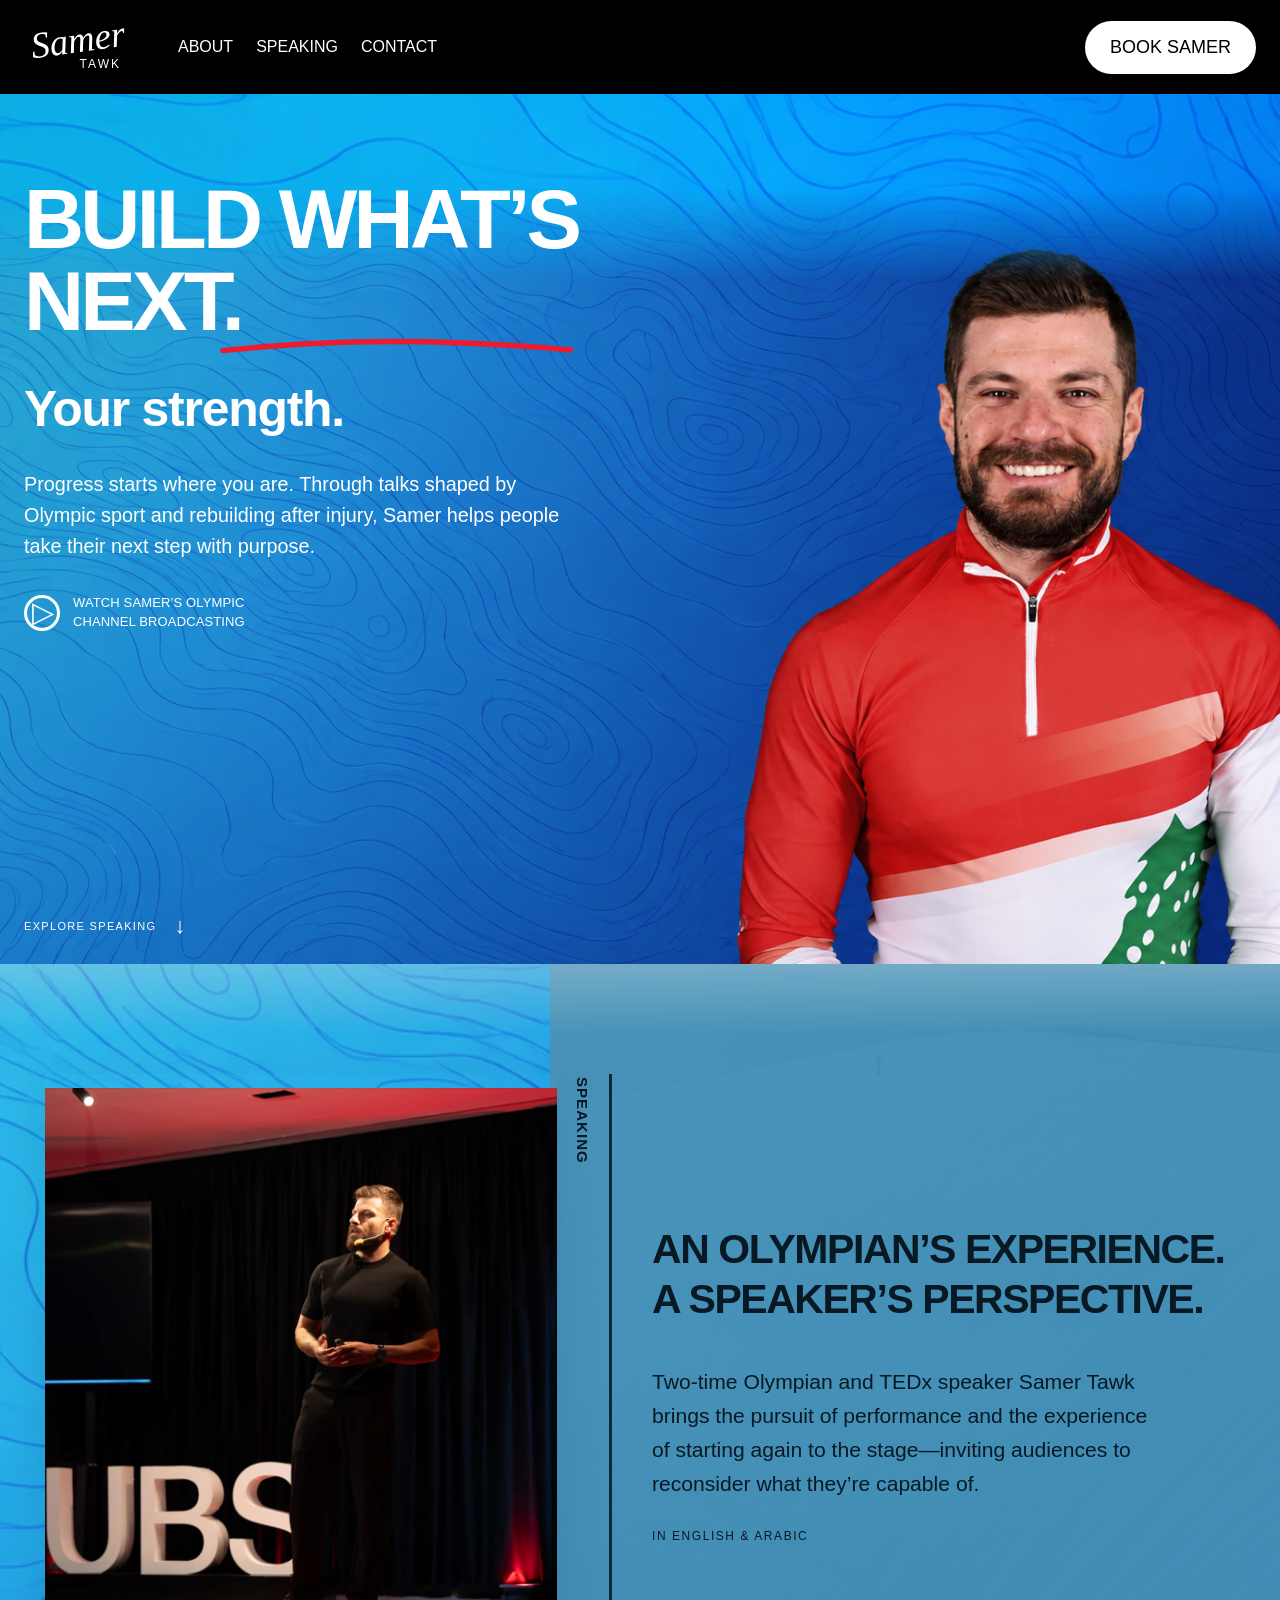
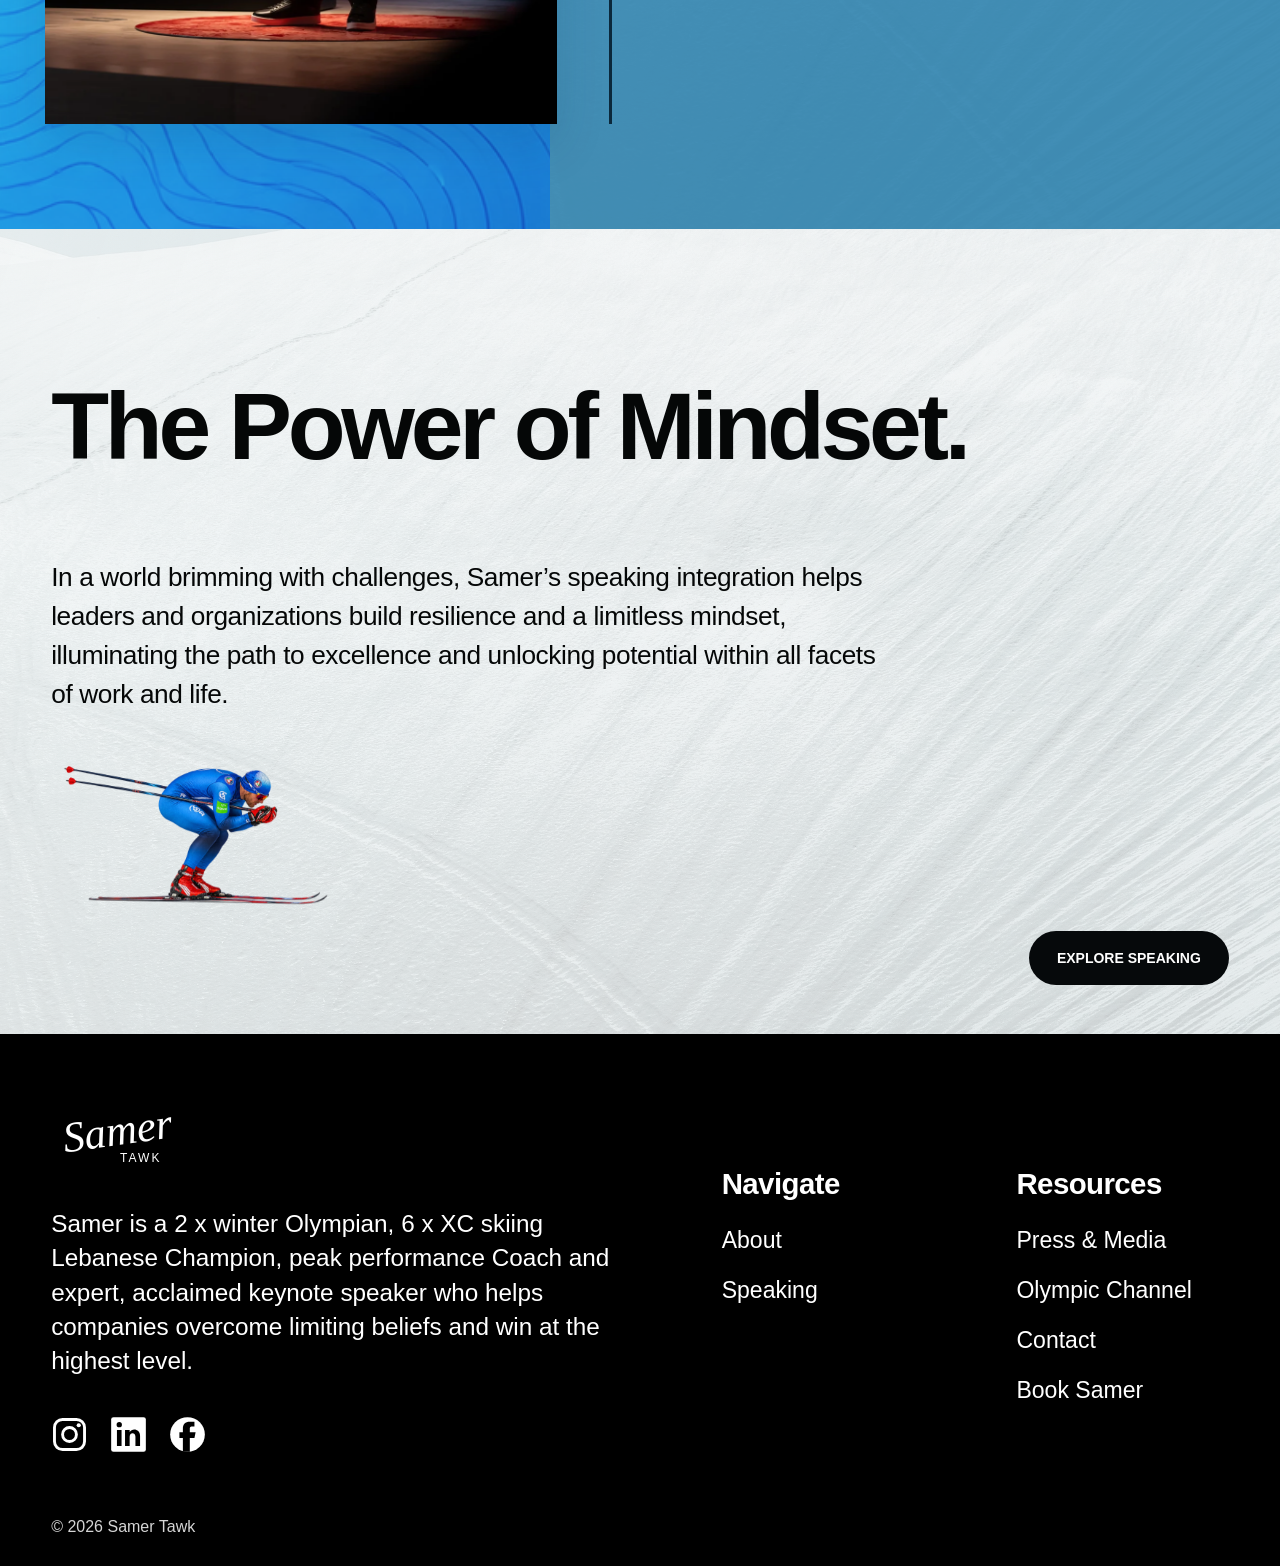
<file: index.html>
<!doctype html>
<html lang="en"><head><meta charset="utf-8"><meta name="viewport" content="width=device-width, initial-scale=1"><title>Samer Tawk | Olympian & Speaker</title><link rel="stylesheet" href="home-opening.css"><link rel="stylesheet" href="speaking-intro.css"><link rel="stylesheet" href="home-closing.css"><link rel="stylesheet" href="home-dynamics.css"></head>
<body><header><a class="identity" href="index.html" aria-label="Samer Tawk home">Samer<span>TAWK</span></a><button class="menu" aria-expanded="false" aria-controls="nav">Menu</button><nav id="nav" aria-label="Main navigation"><a class="speaking-nav" href="about.html">ABOUT</a><a class="speaking-nav" href="speaking.html">SPEAKING</a><a class="contact-nav" href="contact.html">CONTACT</a></nav><a class="book" href="contact.html">BOOK SAMER</a></header>
<main><section class="opening" aria-label="Home opening visual study"><img class="composite" src="assets/home-composite.png" alt="Samer in his Lebanese team kit against a blue contour background"><div class="content"><h1>BUILD WHAT’S<br>NEXT.<svg class="underline" viewBox="0 0 600 35" aria-hidden="true"><path d="M8 26 Q280 -4 587 25"/></svg></h1><div class="role" aria-label="Your strength. Your confidence. Your comeback."><span id="role" aria-hidden="true">Your strength.</span></div><div class="copy intro-copy-box"><p>Progress starts where you are. Through talks shaped by Olympic sport and rebuilding after injury, Samer helps people take their next step with purpose.</p></div><div class="actions"><button class="watch" id="watch" aria-haspopup="dialog" aria-controls="olympic-video-dialog"><span class="play">▷</span> <span>WATCH SAMER’S OLYMPIC<br>CHANNEL BROADCASTING</span></button></div></div><a class="continue-link" href="#speaking-intro" aria-label="Continue to speaking">EXPLORE SPEAKING <span aria-hidden="true">↓</span></a></section>

<section class="speaking-intro" id="speaking-intro" aria-labelledby="speaking-heading"><div class="speaking-terrain" aria-hidden="true"></div><div class="speaking-surface" aria-hidden="true"></div><div class="speaking-layout"><figure class="speaking-portrait reveal-part"><img src="assets/5.webp" alt="Samer speaking on the TEDxMUBS stage" loading="lazy"></figure><div class="speaking-divider reveal-part"><span>SPEAKING</span></div><div class="speaking-teaser"><h2 id="speaking-heading"><span class="reveal-part">AN OLYMPIAN’S EXPERIENCE.</span><span class="reveal-part">A SPEAKER’S PERSPECTIVE.</span></h2><p class="reveal-part">Two-time Olympian and TEDx speaker Samer Tawk brings the pursuit of performance and the experience of starting again to the stage—inviting audiences to reconsider what they’re capable of.</p><span class="speaking-language reveal-part">IN ENGLISH &amp; ARABIC</span></div></div></section><section class="mindset-section" aria-labelledby="mindset-heading">
<h2 id="mindset-heading">The Power of <span class="mindset-word">Mindset<svg viewBox="0 0 600 35" aria-hidden="true"><path d="M8 26 Q280 -4 587 25"/></svg></span>.</h2>
<p>In a world brimming with challenges, Samer’s speaking integration helps leaders and organizations build resilience and a limitless mindset, illuminating the path to excellence and unlocking potential within all facets of work and life.</p><div class="mindset-ski-track" aria-hidden="true"><img class="mindset-skier" src="assets/mindset-skier.png" alt="" width="1536" height="1024" loading="lazy"></div><div class="mindset-actions"><a class="speaking-link" href="speaking.html">EXPLORE SPEAKING</a></div>
</section>
</main>
<footer class="site-footer"><div class="footer-grid">
<div class="footer-brand"><a class="identity" href="index.html" aria-label="Samer Tawk home">Samer<span>TAWK</span></a>
<p class="footer-bio">Samer is a 2 x winter Olympian, 6 x XC skiing Lebanese Champion, peak performance Coach and expert, acclaimed keynote speaker who helps companies overcome limiting beliefs and win at the highest level.</p>
<div class="footer-socials" aria-label="Follow Samer">
<a href="https://www.instagram.com/samertawk.oly?xtok=MTBndXI5dHdsc3lmdQ==" target="_blank" rel="noopener noreferrer" aria-label="Instagram (opens in a new tab)"><svg viewBox="0 0 32 32" aria-hidden="true"><rect x="3" y="3" width="26" height="26" rx="7" fill="none" stroke="currentColor" stroke-width="2.5"/><circle cx="16" cy="16" r="6" fill="none" stroke="currentColor" stroke-width="2.5"/><circle cx="24" cy="8" r="1.8"/></svg></a>
<a href="https://www.linkedin.com/in/samer-tawk-oly-b8326b183" target="_blank" rel="noopener noreferrer" aria-label="LinkedIn (opens in a new tab)"><svg viewBox="0 0 32 32" aria-hidden="true"><rect x="1" y="1" width="30" height="30" rx="2"/><path fill="#000" d="M6 12h4v14H6zM13 12h4v2c2-4 9-3 9 3v9h-4v-8c0-4-5-4-5 0v8h-4z"/><circle fill="#000" cx="8" cy="7.5" r="2.3"/></svg></a>
<a href="https://www.facebook.com/share/1DvzSQHWbs/" target="_blank" rel="noopener noreferrer" aria-label="Facebook (opens in a new tab)"><svg viewBox="0 0 32 32" aria-hidden="true"><circle cx="16" cy="16" r="15"/><path fill="#000" d="M18 31V19h4l1-5h-5v-3c0-2 1-2 4-2V5h-4c-4 0-6 2-6 6v3H9v5h3v12z"/></svg></a>
</div></div>
<div class="footer-column"><h2>Navigate</h2><ul><li><a href="about.html">About</a></li><li><a href="speaking.html">Speaking</a></li></ul></div>
<div class="footer-column"><h2>Resources</h2><ul><li><a href="press.html">Press &amp; Media</a></li><li><a href="assets/olympic-channel.mp4">Olympic Channel</a></li><li><a href="contact.html">Contact</a></li><li><a href="contact.html">Book Samer</a></li></ul></div>
</div><div class="footer-bottom">© 2026 Samer Tawk</div></footer>
<dialog><button class="close">Close ×</button><h2 id="dialog-title">Video placement</h2><p>This is a visual layout preview. Service details and the enquiry flow will be designed in the next stages.</p></dialog>
<script>const roles=['Your strength.','Your confidence.','Your comeback.'];let current=0;const role=document.querySelector('#role');let timer=setInterval(()=>{if(document.hidden||performance.now()<4500)return;role.classList.add('out');setTimeout(()=>{current=(current+1)%roles.length;role.textContent=roles[current];role.classList.remove('out')},220)},2100);const nav=document.querySelector('nav');document.querySelector('.menu').onclick=function(){const open=this.getAttribute('aria-expanded')!=='true';this.setAttribute('aria-expanded',open);nav.classList.toggle('open',open)};const dialog=document.querySelector('dialog');document.querySelectorAll('[data-label]').forEach(b=>b.onclick=()=>{document.querySelector('#dialog-title').textContent=b.dataset.label+' — next stage';dialog.showModal()});document.querySelector('.close').onclick=()=>dialog.close();document.addEventListener('keydown',e=>{if(e.key==='Escape'){nav.classList.remove('open');document.querySelector('.menu').setAttribute('aria-expanded','false')}});</script><script src="speaking-intro.js"></script><dialog id="olympic-video-dialog" class="video-dialog" aria-labelledby="olympic-video-title">
 <div class="video-dialog-header"><h2 id="olympic-video-title">Samer’s Olympic Channel broadcasting</h2><button type="button" class="video-close" autofocus aria-label="Close video">Close ×</button></div>
 <video id="olympic-video" controls playsinline preload="none"><source src="assets/olympic-channel.mp4" type="video/mp4">Your browser cannot play this video. <a href="assets/olympic-channel.mp4">Open the video</a>.</video>
</dialog>
<script src="olympic-video.js"></script><script src="home-closing.js"></script><script src="home-dynamics.js"></script></body></html>
</file>
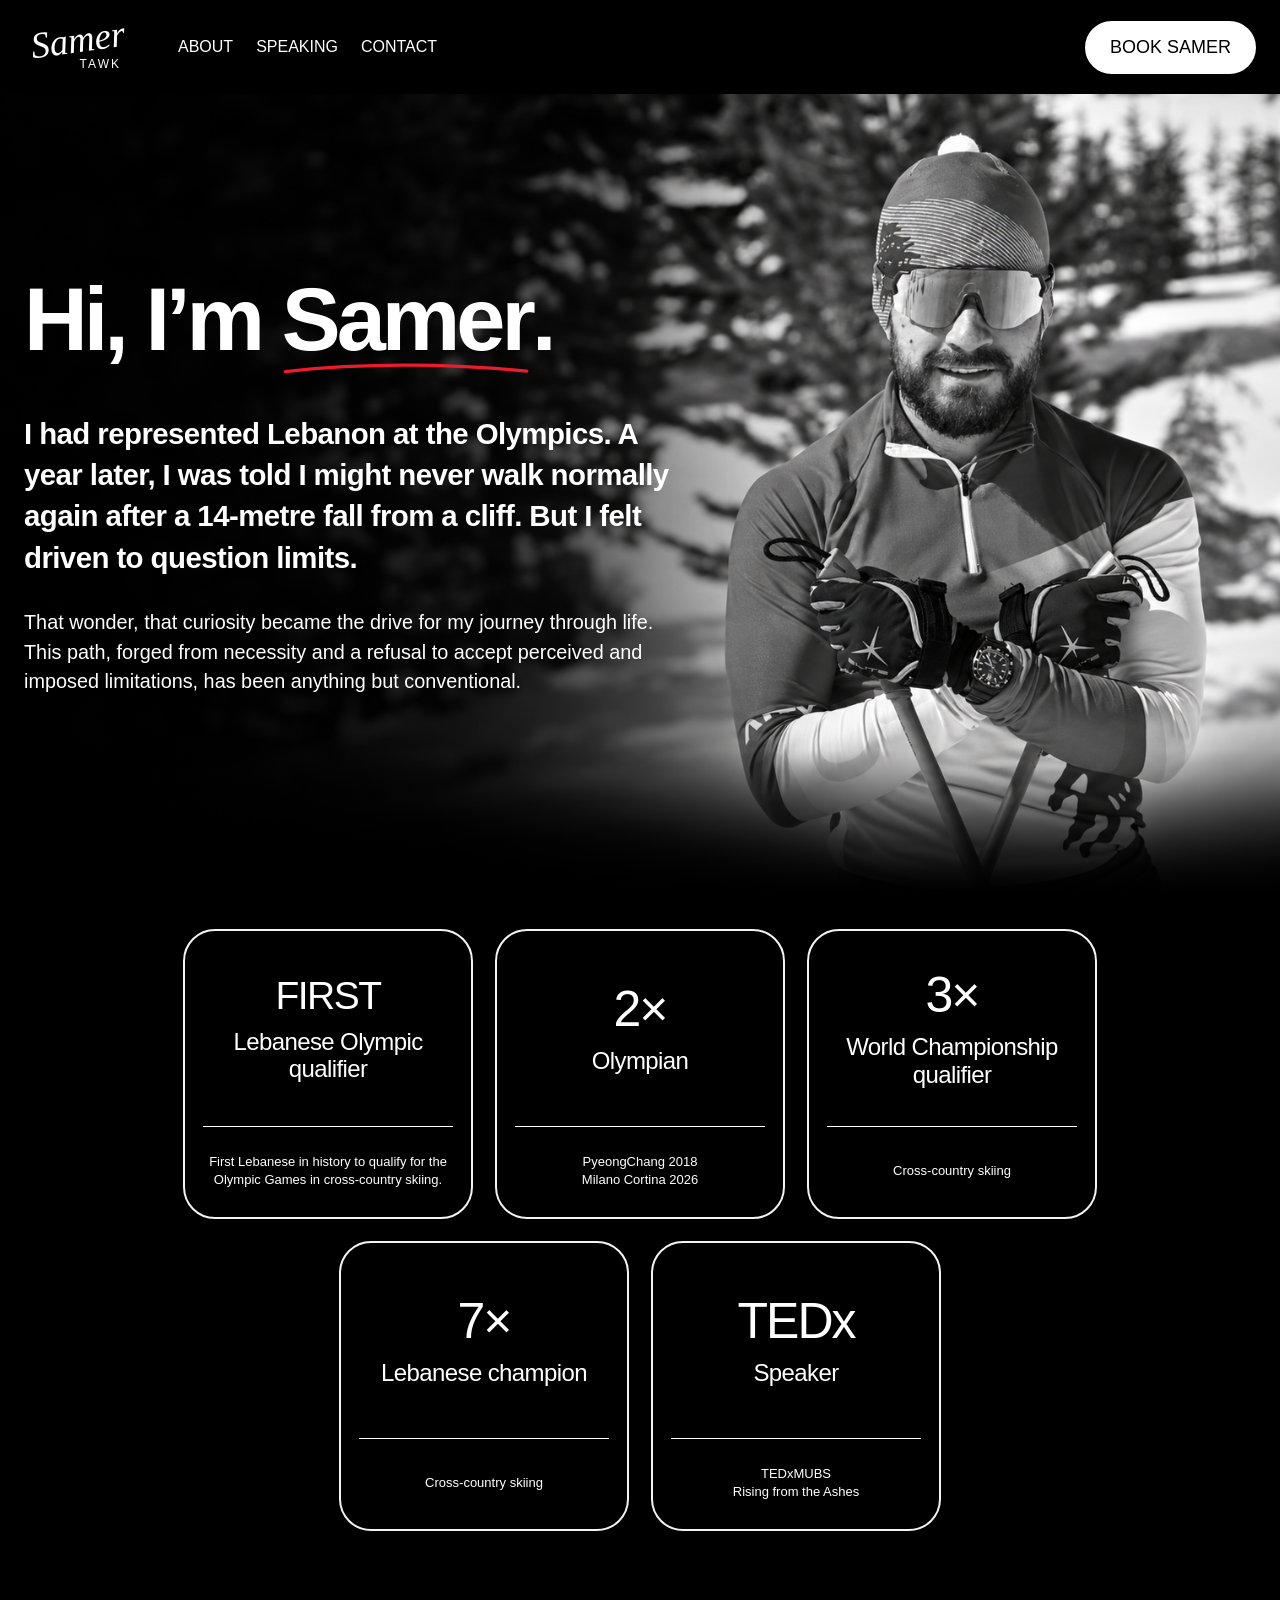
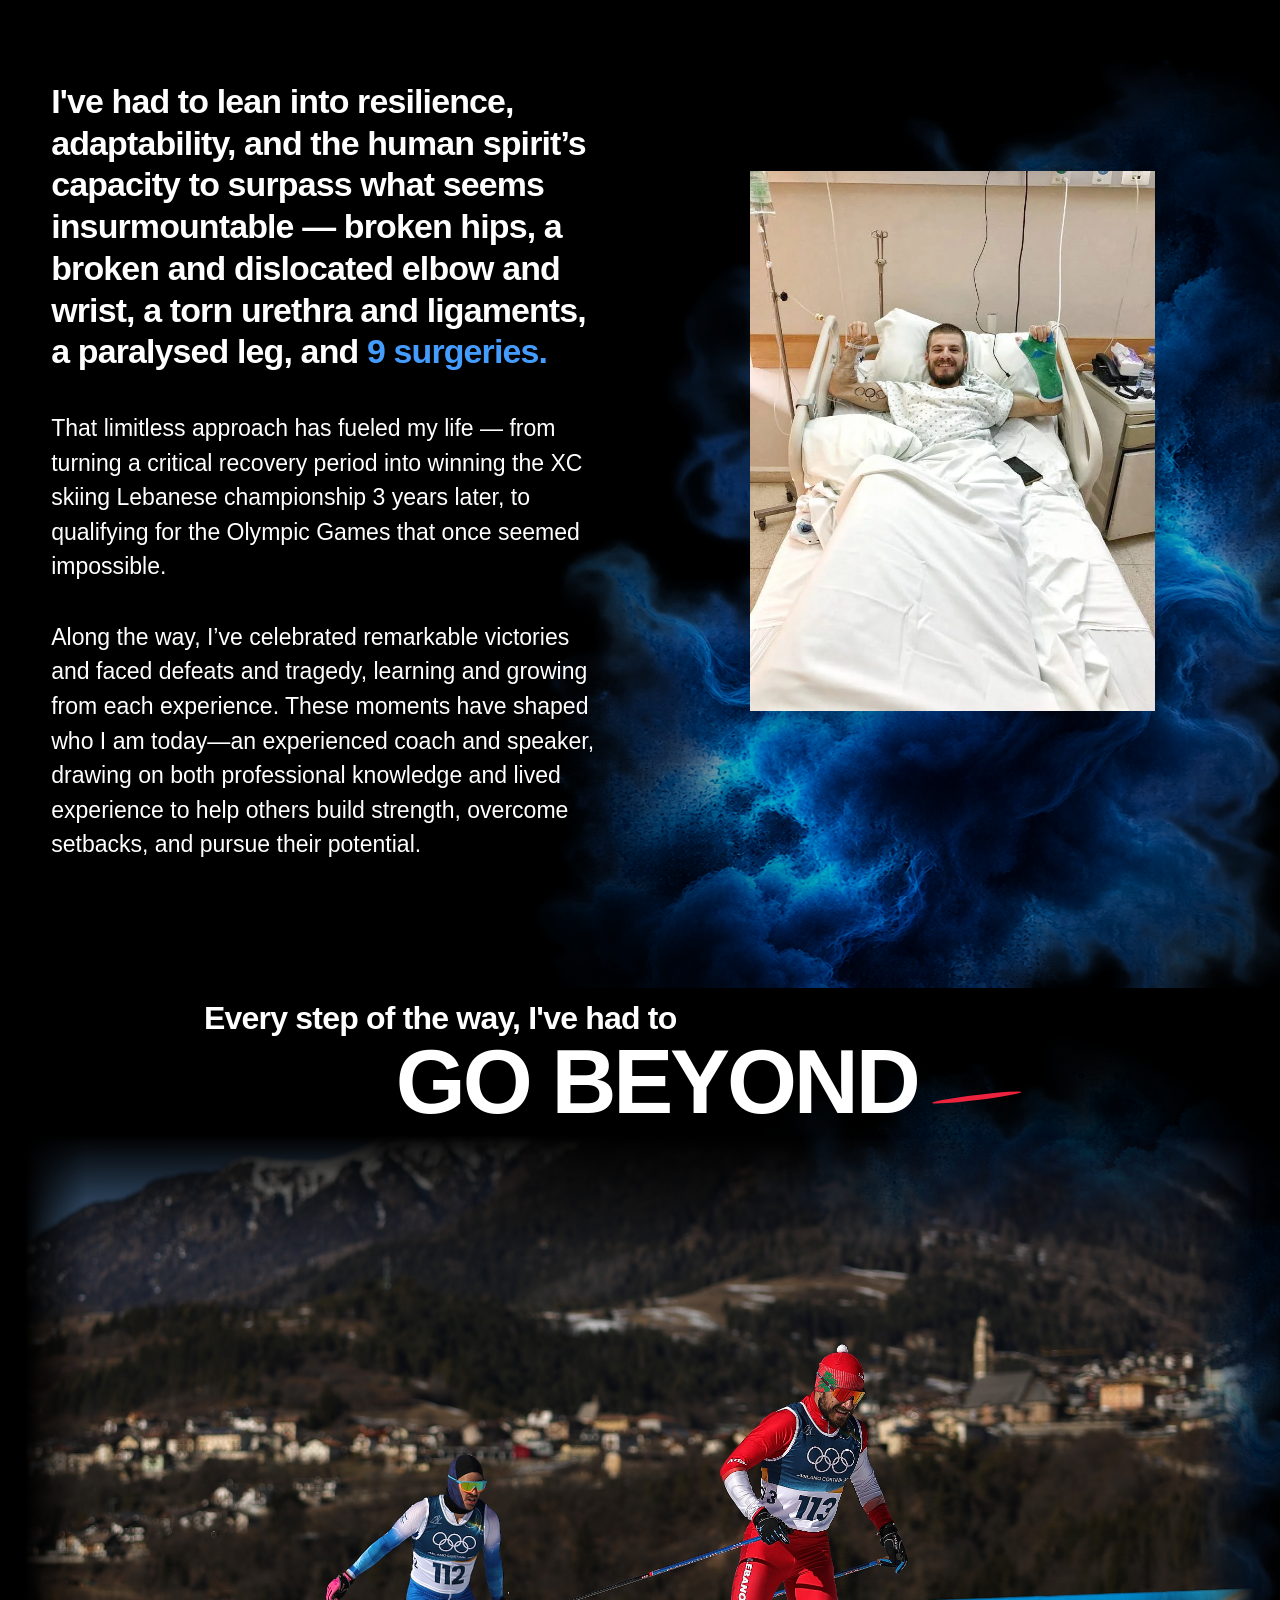
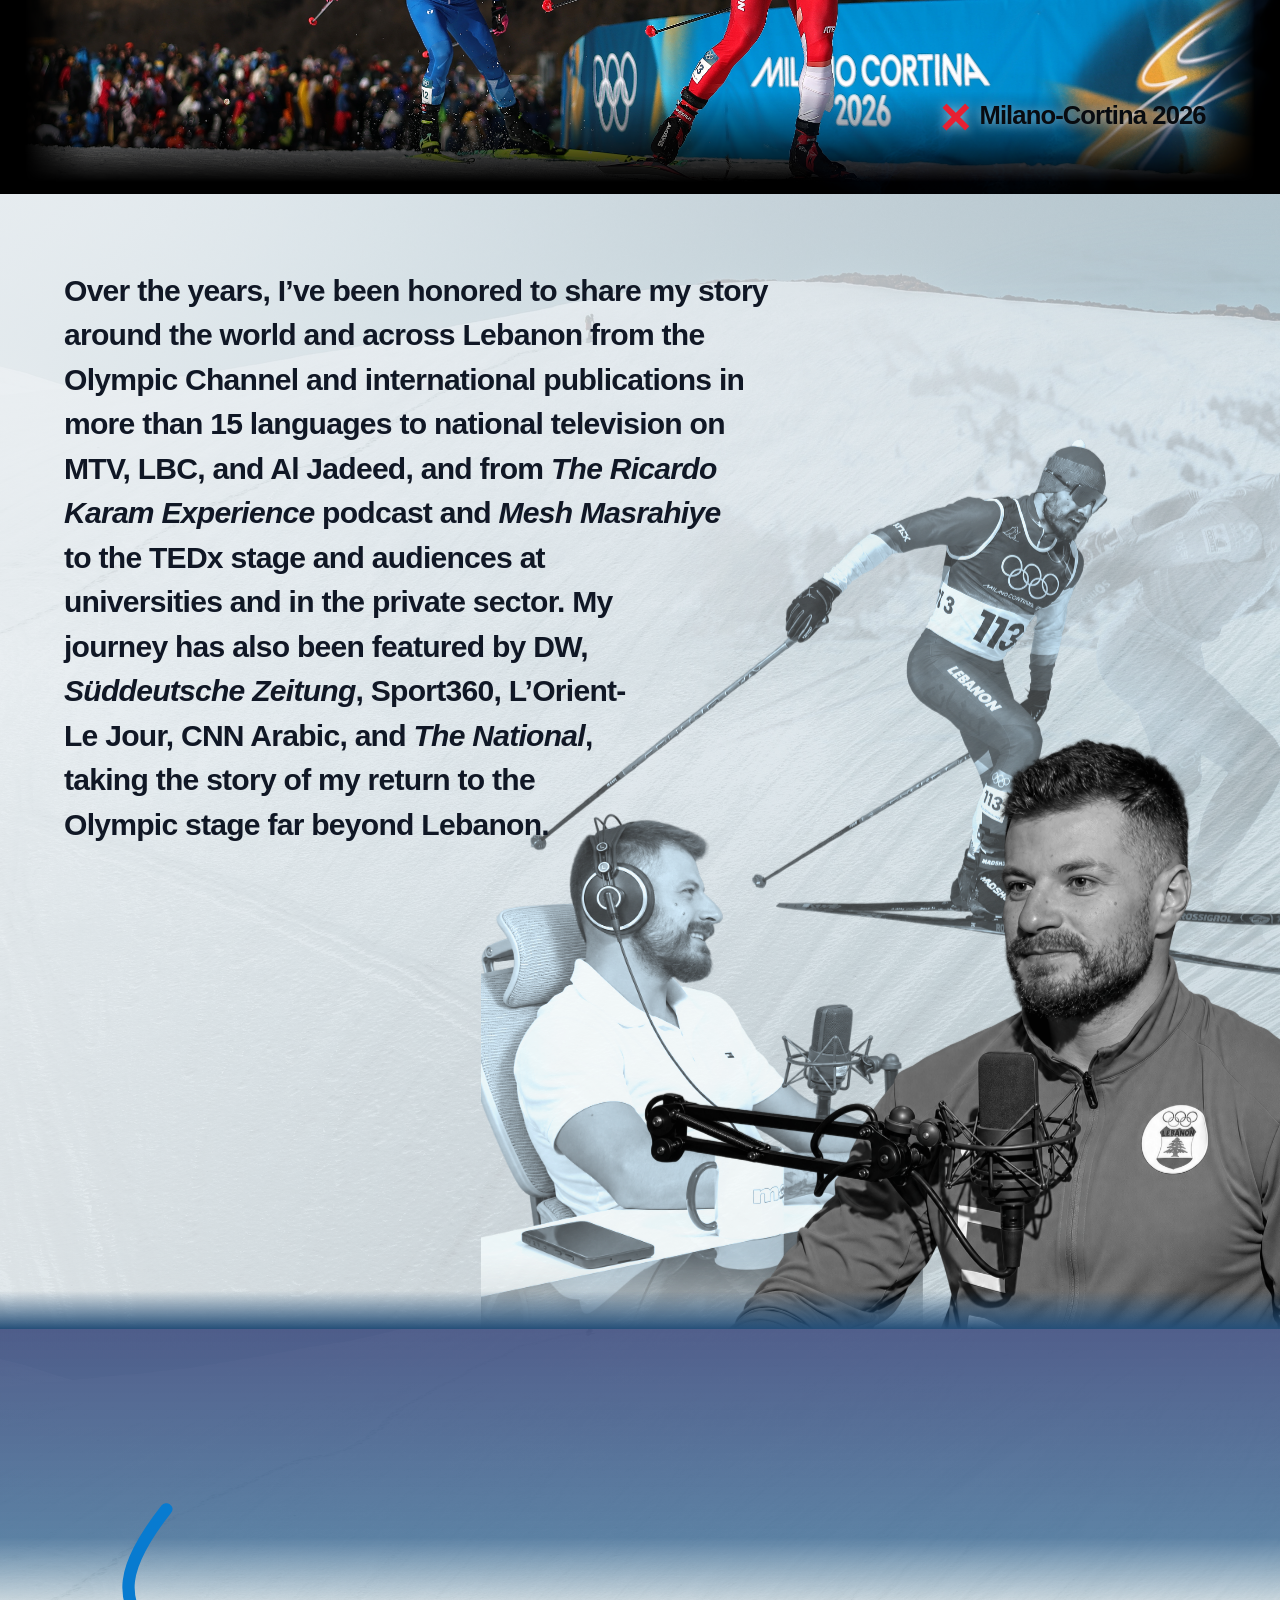
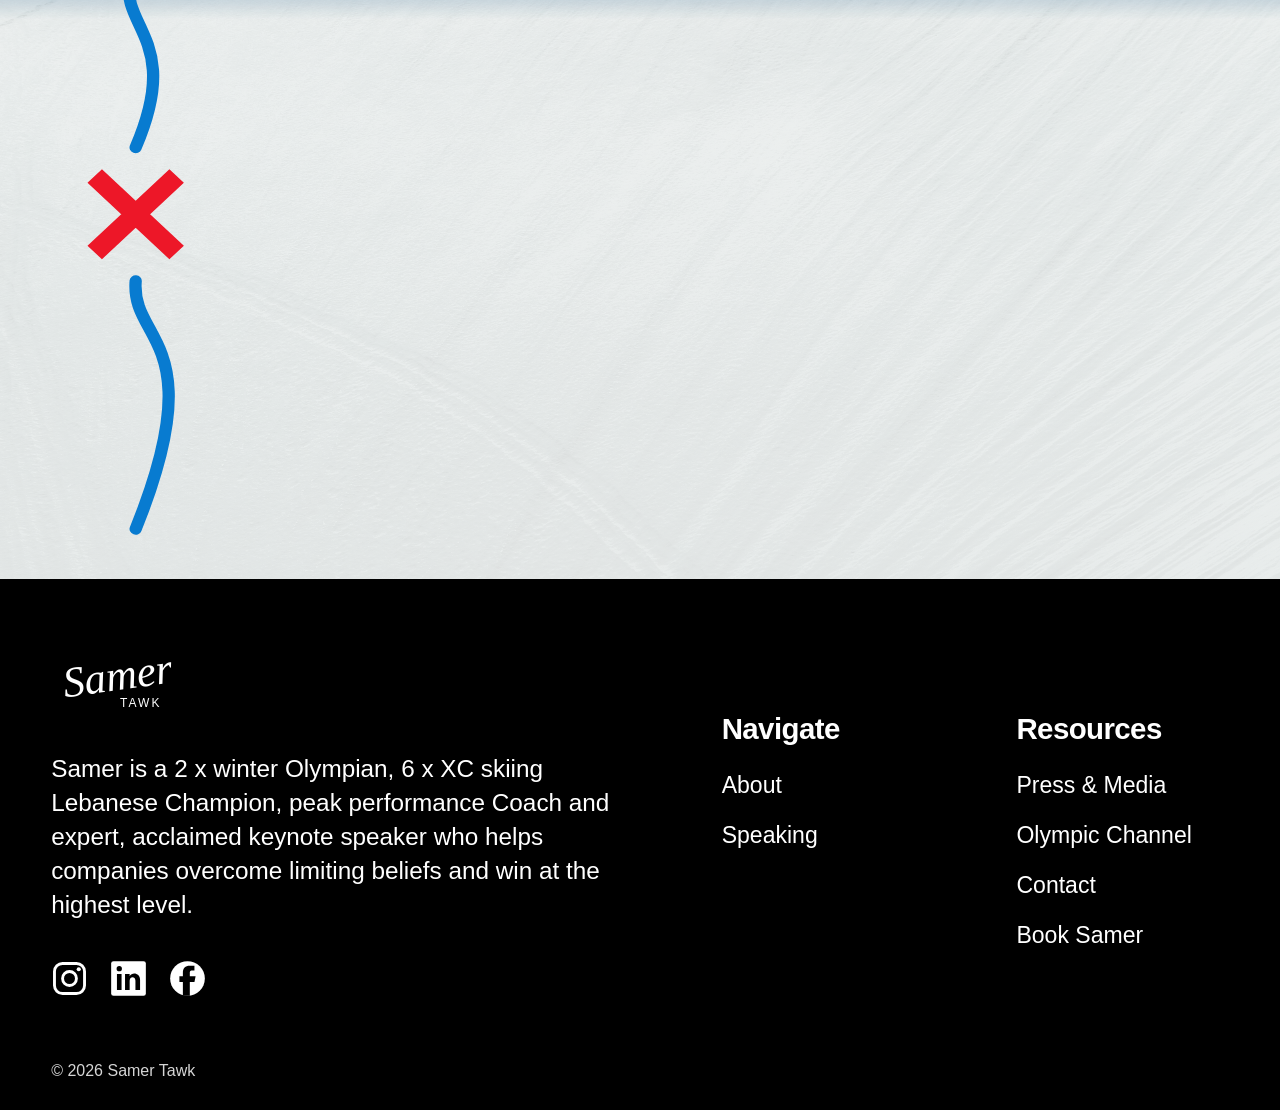
<file: about.html>
<!doctype html><html lang="en"><head><meta charset="utf-8"><meta name="viewport" content="width=device-width,initial-scale=1"><title>About Samer Tawk</title><link rel="stylesheet" href="home-opening.css"><link rel="stylesheet" href="about-intro.css"><link rel="stylesheet" href="about-story.css"><link rel="stylesheet" href="about-media.css"><link rel="stylesheet" href="about-closing.css"><link rel="stylesheet" href="home-closing.css"></head><body><header><a class="identity" href="index.html" aria-label="Samer Tawk home">Samer<span>TAWK</span></a><button class="menu" aria-expanded="false" aria-controls="nav">Menu</button><nav id="nav" aria-label="Main navigation"><a class="speaking-nav" href="about.html">ABOUT</a><a class="speaking-nav" href="speaking.html">SPEAKING</a><a class="contact-nav" href="contact.html">CONTACT</a></nav><a class="book" href="contact.html">BOOK SAMER</a></header><main><section class="about-opening" aria-labelledby="about-title"><img class="about-backdrop" src="assets/about-background.png" alt="Samer in ski kit in a snowy forest, in black and white"><div class="about-shade"></div><div class="about-introduction"><h1 id="about-title" class="entrance">Hi, I’m <span>Samer<svg viewBox="0 0 600 35" aria-hidden="true"><path d="M8 26 Q280 -4 587 25"/></svg></span>.</h1><p class="lead entrance"><strong>I had represented Lebanon at the Olympics. A year later, I was told I might never walk normally again after a 14-metre fall from a cliff. But I felt driven to question limits.</strong></p><p class="reflection entrance">That wonder, that curiosity became the drive for my journey through life. This path, forged from necessity and a refusal to accept perceived and imposed limitations, has been anything but conventional.</p></div></section><section class="milestones" aria-label="Career achievements"><div class="milestone-grid"><article class="milestone"><div class="card-heading"><span class="card-number">FIRST</span><h2>Lebanese Olympic qualifier</h2></div><p>First Lebanese in history to qualify for the Olympic Games in cross-country skiing.</p></article><article class="milestone"><div class="card-heading"><span class="card-number">2×</span><h2>Olympian</h2></div><p>PyeongChang 2018<br>Milano Cortina 2026</p></article><article class="milestone"><div class="card-heading"><span class="card-number">3×</span><h2>World Championship qualifier</h2></div><p>Cross-country skiing</p></article><article class="milestone"><div class="card-heading"><span class="card-number">7×</span><h2>Lebanese champion</h2></div><p>Cross-country skiing</p></article><article class="milestone"><div class="card-heading"><span class="card-number">TEDx</span><h2>Speaker</h2></div><p>TEDxMUBS<br>Rising from the Ashes</p></article></div></section><section class="life-story" aria-label="Rebuilding and returning"><div class="story-cloud" aria-hidden="true"></div><div class="story-layout"><div class="story-writing"><p class="story-lead story-reveal"><strong>I've had to lean into resilience, adaptability, and the human spirit’s capacity to surpass what seems insurmountable — broken hips, a broken and dislocated elbow and wrist, a torn urethra and ligaments, a paralysed leg, and <span>9 surgeries.</span></strong></p><p class="story-reveal">That limitless approach has fueled my life — from turning a critical recovery period into winning the XC skiing Lebanese championship 3 years later, to qualifying for the Olympic Games that once seemed impossible.</p><p class="story-reveal">Along the way, I’ve celebrated remarkable victories and faced defeats and tragedy, learning and growing from each experience. These moments have shaped who I am today—an experienced coach and speaker, drawing on both professional knowledge and lived experience to help others build strength, overcome setbacks, and pursue their potential.</p></div><div class="recovery-visual story-reveal"><img class="recovery-one" src="assets/13.webp" alt="Samer during his recovery in hospital" loading="lazy"><img src="assets/recovery-hospital.jpeg" alt="Samer recovering in hospital after his accident" loading="lazy"><img src="assets/recovery-surgery.jpeg" alt="Samer in hospital during his recovery from surgery" loading="lazy"><img class="recovery-two" src="assets/28.webp" alt="Samer standing with crutches during his recovery" loading="lazy"></div></div></section><section id="go-beyond" class="beyond-section" aria-label="Return to the Olympic Games"><div class="beyond-title"><p>Every step of the way, I've had to</p><h2>GO BEYOND</h2></div><div class="olympic-scene"><img src="assets/olympic-return.png" alt="Samer racing for Lebanon at Milano Cortina 2026" loading="lazy"><div class="race-marker story-reveal"><span aria-hidden="true">×</span><strong>Milano-Cortina 2026</strong></div></div></section><section id="media-story" class="media-story" aria-label="Sharing my story">
<img class="media-echo" src="assets/31.webp" alt="" aria-hidden="true" loading="lazy">
<p class="media-copy">Over the years, I’ve been honored to share my story around the world and across Lebanon from the <strong>Olympic Channel</strong> and international publications in more than 15 languages to national television on MTV, LBC, and Al Jadeed, and from <em>The Ricardo Karam Experience</em> podcast and <em>Mesh Masrahiye</em> to the <strong>TEDx stage</strong> and audiences at universities and in the private sector. My journey has also been featured by DW, <em>Süddeutsche Zeitung</em>, Sport360, L’Orient-Le Jour, CNN Arabic, and <em>The National</em>, taking the story of my return to the Olympic stage far beyond Lebanon.</p>
<div class="media-collage">
<img class="media-layer media-ski" src="assets/media-skier.png" alt="Samer competing in Olympic cross-country skiing" loading="lazy">
<img class="media-layer media-radio" src="assets/media-radio.png" alt="Samer sharing his story in a radio interview" loading="lazy">
<img class="media-layer media-interview" src="assets/media-interview.png" alt="Samer in conversation on MTV Beyond Limits" loading="lazy">
</div></section>
<section class="about-closing" id="next-chapter" aria-labelledby="mission-heading">
<div class="closing-photos" aria-hidden="true"></div>
<svg class="mission-route" viewBox="0 0 150 650" preserveAspectRatio="none" aria-hidden="true"><path d="M100 0 C5 130 130 100 70 250"/><path class="route-cross" d="M30 280 L110 360 M110 280 L30 360"/><path d="M70 390 C65 455 145 450 70 650"/></svg><div class="closing-content story-reveal"><h2 id="mission-heading">I’m on a mission to help people reclaim their health, rebuild their physical strength, and develop the mindset to rise beyond setbacks and reach their highest potential <span>in sport and in life.</span></h2>
<div class="closing-actions"><a href="speaking.html">BOOK SAMER FOR SPEAKING <span aria-hidden="true">↗</span></a></div></div>
</section></main><footer class="site-footer"><div class="footer-grid">
<div class="footer-brand"><a class="identity" href="index.html" aria-label="Samer Tawk home">Samer<span>TAWK</span></a>
<p class="footer-bio">Samer is a 2 x winter Olympian, 6 x XC skiing Lebanese Champion, peak performance Coach and expert, acclaimed keynote speaker who helps companies overcome limiting beliefs and win at the highest level.</p>
<div class="footer-socials" aria-label="Follow Samer">
<a href="https://www.instagram.com/samertawk.oly?xtok=MTBndXI5dHdsc3lmdQ==" target="_blank" rel="noopener noreferrer" aria-label="Instagram (opens in a new tab)"><svg viewBox="0 0 32 32" aria-hidden="true"><rect x="3" y="3" width="26" height="26" rx="7" fill="none" stroke="currentColor" stroke-width="2.5"/><circle cx="16" cy="16" r="6" fill="none" stroke="currentColor" stroke-width="2.5"/><circle cx="24" cy="8" r="1.8"/></svg></a>
<a href="https://www.linkedin.com/in/samer-tawk-oly-b8326b183" target="_blank" rel="noopener noreferrer" aria-label="LinkedIn (opens in a new tab)"><svg viewBox="0 0 32 32" aria-hidden="true"><rect x="1" y="1" width="30" height="30" rx="2"/><path fill="#000" d="M6 12h4v14H6zM13 12h4v2c2-4 9-3 9 3v9h-4v-8c0-4-5-4-5 0v8h-4z"/><circle fill="#000" cx="8" cy="7.5" r="2.3"/></svg></a>
<a href="https://www.facebook.com/share/1DvzSQHWbs/" target="_blank" rel="noopener noreferrer" aria-label="Facebook (opens in a new tab)"><svg viewBox="0 0 32 32" aria-hidden="true"><circle cx="16" cy="16" r="15"/><path fill="#000" d="M18 31V19h4l1-5h-5v-3c0-2 1-2 4-2V5h-4c-4 0-6 2-6 6v3H9v5h3v12z"/></svg></a>
</div></div>
<div class="footer-column"><h2>Navigate</h2><ul><li><a href="about.html">About</a></li><li><a href="speaking.html">Speaking</a></li></ul></div>
<div class="footer-column"><h2>Resources</h2><ul><li><a href="press.html">Press &amp; Media</a></li><li><a href="assets/olympic-channel.mp4">Olympic Channel</a></li><li><a href="contact.html">Contact</a></li><li><a href="contact.html">Book Samer</a></li></ul></div>
</div><div class="footer-bottom">© 2026 Samer Tawk</div></footer>

<script>const menu=document.querySelector('.menu'),nav=document.querySelector('nav');menu.onclick=()=>{const open=menu.getAttribute('aria-expanded')!=='true';menu.setAttribute('aria-expanded',open);nav.classList.toggle('open',open)};document.addEventListener('keydown',e=>{if(e.key==='Escape'){nav.classList.remove('open');menu.setAttribute('aria-expanded','false')}});if(!matchMedia('(prefers-reduced-motion: reduce)').matches){document.body.classList.add('animated');const observer=new IntersectionObserver(entries=>{entries.filter(e=>e.isIntersecting).forEach((entry,i)=>{entry.target.style.transitionDelay=Math.min(i,2)*180+'ms';entry.target.classList.add('shown');observer.unobserve(entry.target)})},{threshold:.15});document.querySelectorAll('.milestone').forEach(e=>observer.observe(e))}</script><script src="about-story.js"></script></body></html>
</file>
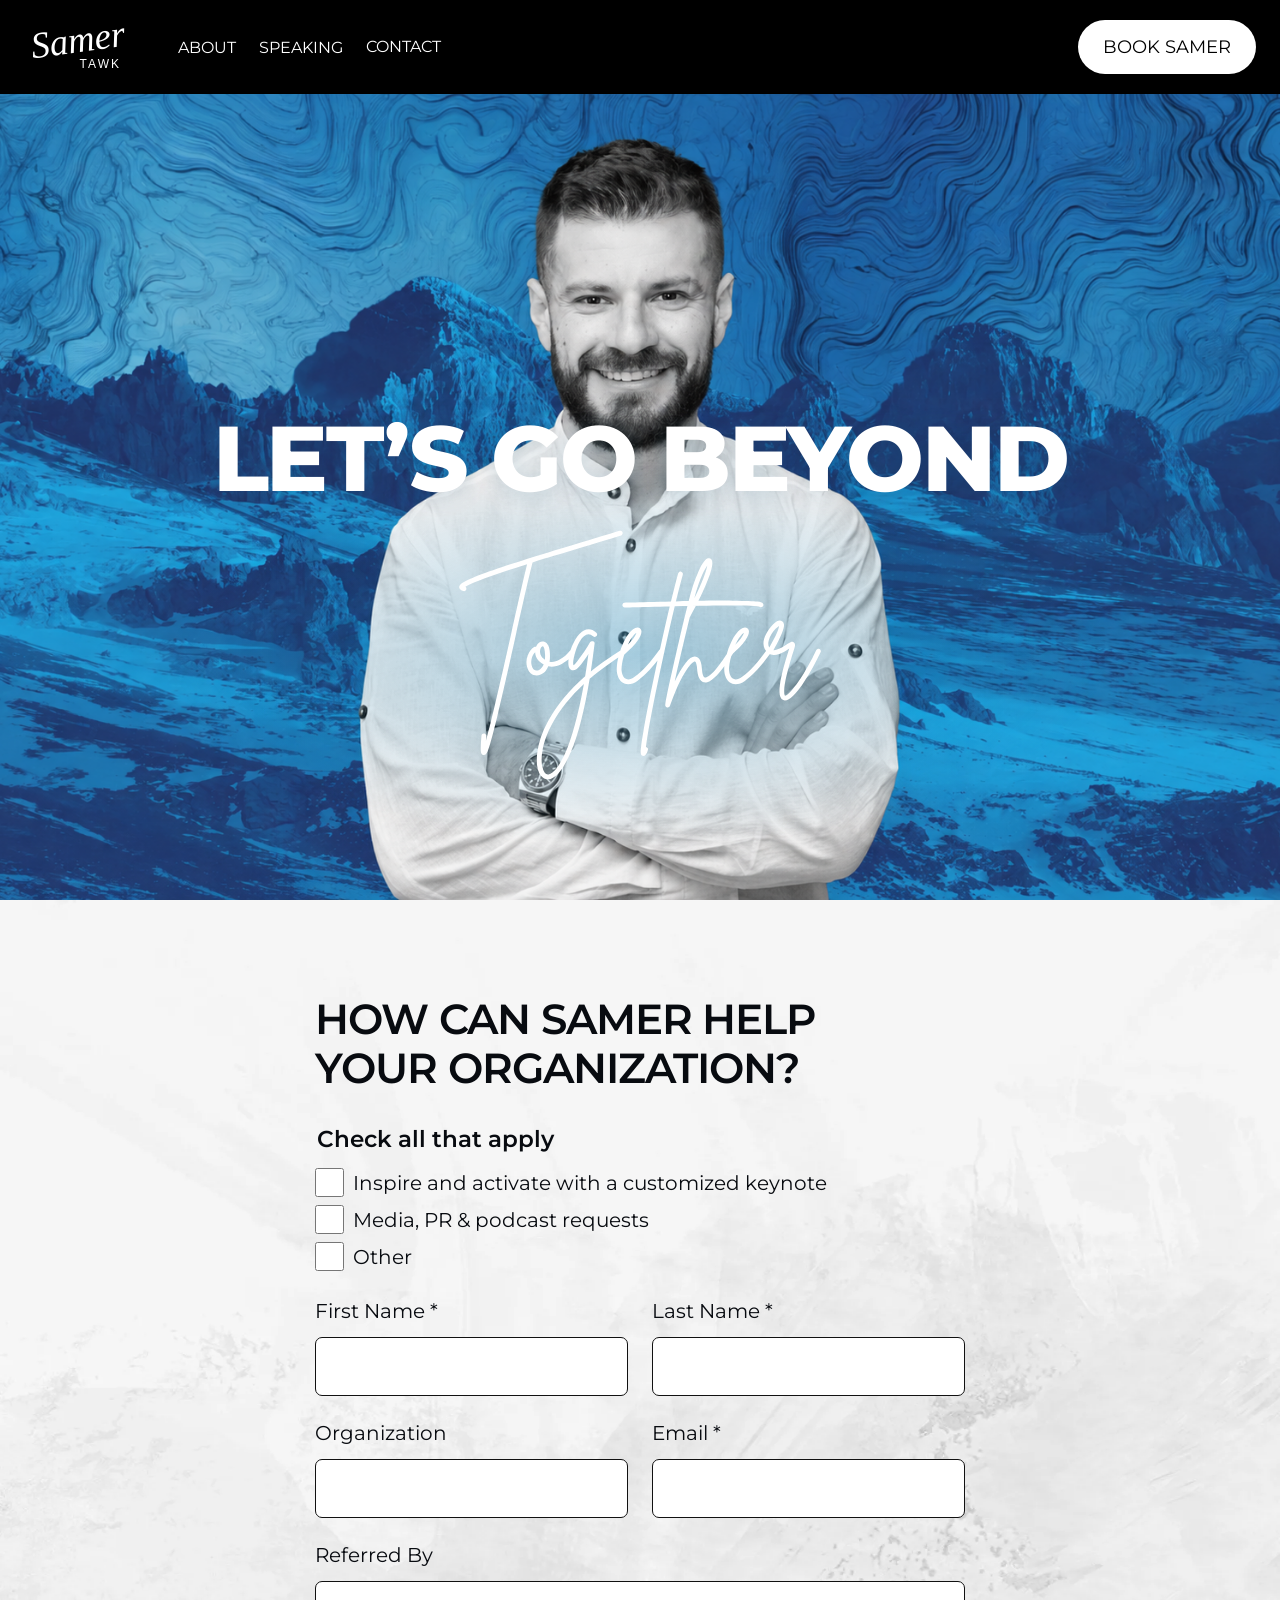
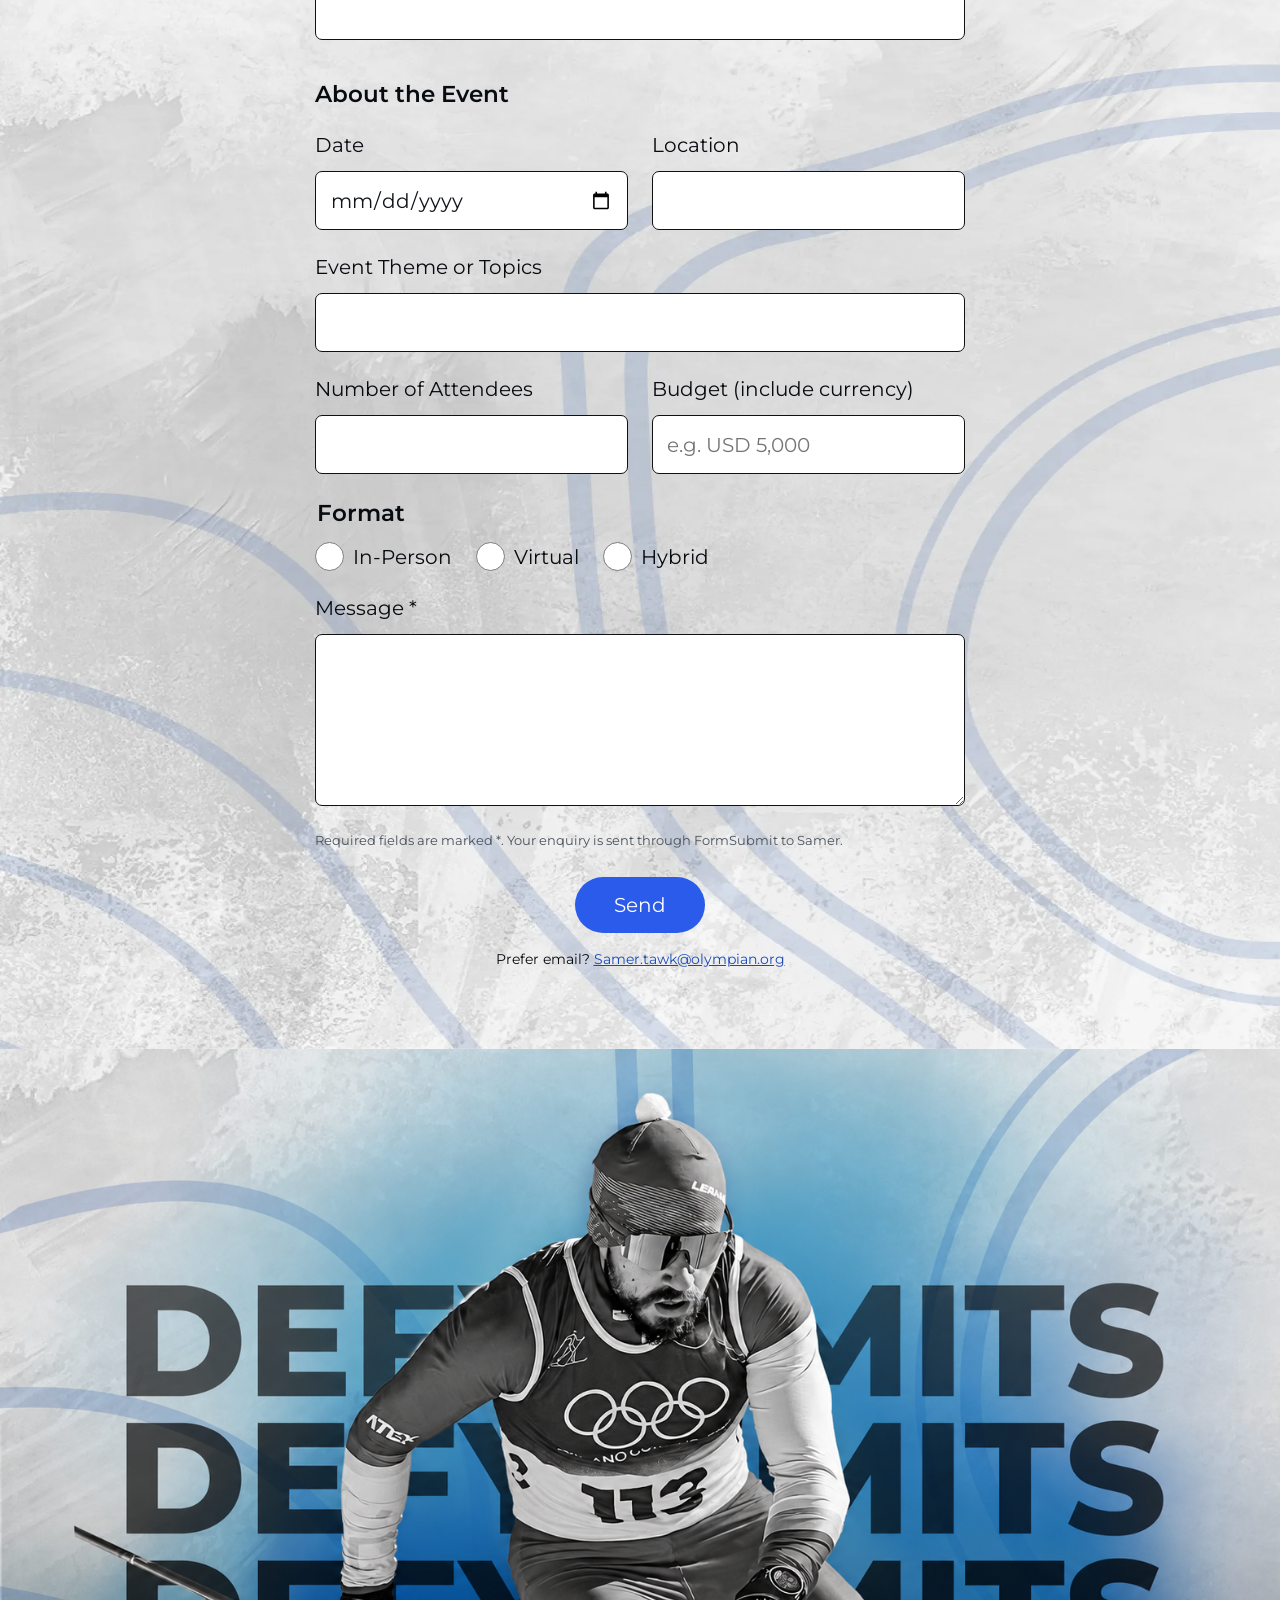
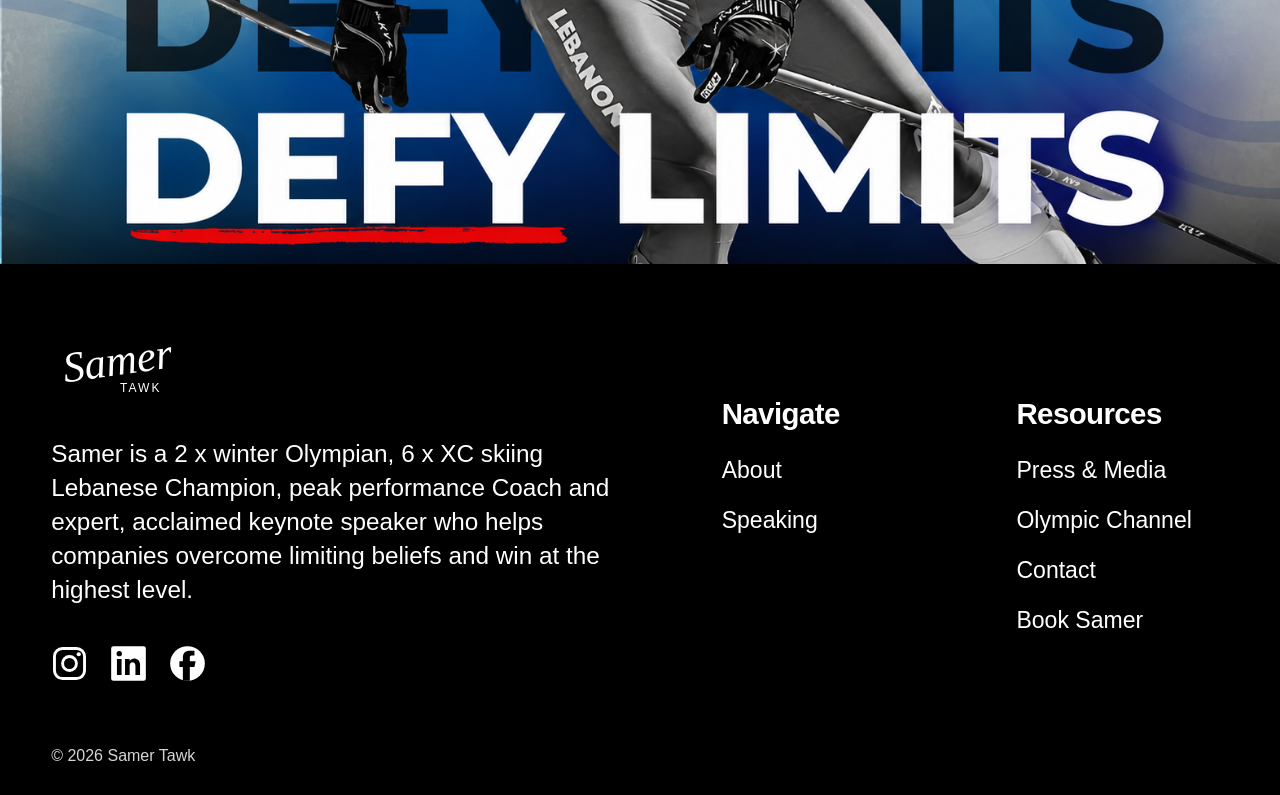
<file: contact.html>
<!doctype html><html lang="en"><head><meta charset="utf-8"><meta name="viewport" content="width=device-width,initial-scale=1"><title>Book Samer — Samer Tawk</title><link rel="stylesheet" href="home-opening.css"><link rel="stylesheet" href="home-closing.css"><link rel="stylesheet" href="contact-font.css"><link rel="stylesheet" href="contact.css"></head><body class="booking-page">
<header><a class="identity" href="index.html" aria-label="Samer Tawk home">Samer<span>TAWK</span></a><button class="menu" aria-expanded="false" aria-controls="nav">Menu</button><nav id="nav" aria-label="Main navigation"><a href="about.html">ABOUT</a><a href="speaking.html">SPEAKING</a><a class="contact-nav" href="contact.html">CONTACT</a></nav><a class="book" href="contact.html">BOOK SAMER</a></header>
<main><section class="booking-hero" aria-labelledby="booking-title"><img class="booking-hero-photo" src="assets/book-hero.png" alt="Samer in front of a blue mountain landscape"><div class="booking-hero-title"><h1 id="booking-title">LET’S GO BEYOND</h1><img src="assets/together.svg" alt="Together" class="together"></div></section>
<section class="booking-form-section" id="booking-form"><form id="enquiry-form" action="https://formsubmit.co/Samer.tawk@olympian.org" method="POST"><input type="hidden" name="_subject" value="New Book Samer enquiry"><input type="hidden" name="_template" value="table"><input type="text" name="_honey" tabindex="-1" autocomplete="off" hidden><h2>HOW CAN SAMER HELP<br>YOUR ORGANIZATION?</h2>
<fieldset class="interests"><legend>Check all that apply</legend><label><input type="checkbox" name="Interest" value="Customized keynote"> Inspire and activate with a customized keynote</label><label><input type="checkbox" name="Interest" value="Media, PR and podcast request"> Media, PR &amp; podcast requests</label><label><input type="checkbox" name="Interest" value="Other"> Other</label></fieldset>
<div class="booking-fields"><label>First Name <span aria-hidden="true">*</span><input name="First Name" autocomplete="given-name" required maxlength="100"></label><label>Last Name <span aria-hidden="true">*</span><input name="Last Name" autocomplete="family-name" required maxlength="100"></label><label>Organization<input name="Organization" autocomplete="organization" maxlength="200"></label><label>Email <span aria-hidden="true">*</span><input name="email" type="email" autocomplete="email" required maxlength="200"></label><label class="full">Referred By<input name="Referred By" maxlength="200"></label>
<h3 class="full">About the Event</h3><label>Date<input name="Event Date" type="date"></label><label>Location<input name="Location" maxlength="200"></label><label class="full">Event Theme or Topics<input name="Event Theme or Topics" maxlength="300"></label><label>Number of Attendees<input name="Number of Attendees" type="number" min="1" step="1"></label><label>Budget (include currency)<input name="Budget" placeholder="e.g. USD 5,000" maxlength="100"></label>
<fieldset class="full format"><legend>Format</legend><label><input name="Format" type="radio" value="In person"> In-Person</label><label><input name="Format" type="radio" value="Virtual"> Virtual</label><label><input name="Format" type="radio" value="Hybrid"> Hybrid</label></fieldset>
<label class="full">Message <span aria-hidden="true">*</span><textarea name="Message" rows="6" required maxlength="4000"></textarea></label></div>
<p class="form-note">Required fields are marked *. Your enquiry is sent through FormSubmit to Samer.</p><button class="send-enquiry" type="submit">Send</button><p id="form-status" role="status"></p><p class="booking-direct">Prefer email? <a href="mailto:Samer.tawk@olympian.org">Samer.tawk@olympian.org</a></p></form></section>
<section class="defy-section" aria-label="Defy limits"><img src="assets/book-defy.png" alt="Samer racing at the Olympics, with the words Defy Limits" loading="lazy"></section></main>
<footer class="site-footer"><div class="footer-grid">
<div class="footer-brand"><a class="identity" href="index.html" aria-label="Samer Tawk home">Samer<span>TAWK</span></a>
<p class="footer-bio">Samer is a 2 x winter Olympian, 6 x XC skiing Lebanese Champion, peak performance Coach and expert, acclaimed keynote speaker who helps companies overcome limiting beliefs and win at the highest level.</p>
<div class="footer-socials" aria-label="Follow Samer">
<a href="https://www.instagram.com/samertawk.oly?xtok=MTBndXI5dHdsc3lmdQ==" target="_blank" rel="noopener noreferrer" aria-label="Instagram (opens in a new tab)"><svg viewBox="0 0 32 32" aria-hidden="true"><rect x="3" y="3" width="26" height="26" rx="7" fill="none" stroke="currentColor" stroke-width="2.5"/><circle cx="16" cy="16" r="6" fill="none" stroke="currentColor" stroke-width="2.5"/><circle cx="24" cy="8" r="1.8"/></svg></a>
<a href="https://www.linkedin.com/in/samer-tawk-oly-b8326b183" target="_blank" rel="noopener noreferrer" aria-label="LinkedIn (opens in a new tab)"><svg viewBox="0 0 32 32" aria-hidden="true"><rect x="1" y="1" width="30" height="30" rx="2"/><path fill="#000" d="M6 12h4v14H6zM13 12h4v2c2-4 9-3 9 3v9h-4v-8c0-4-5-4-5 0v8h-4z"/><circle fill="#000" cx="8" cy="7.5" r="2.3"/></svg></a>
<a href="https://www.facebook.com/share/1DvzSQHWbs/" target="_blank" rel="noopener noreferrer" aria-label="Facebook (opens in a new tab)"><svg viewBox="0 0 32 32" aria-hidden="true"><circle cx="16" cy="16" r="15"/><path fill="#000" d="M18 31V19h4l1-5h-5v-3c0-2 1-2 4-2V5h-4c-4 0-6 2-6 6v3H9v5h3v12z"/></svg></a>
</div></div>
<div class="footer-column"><h2>Navigate</h2><ul><li><a href="about.html">About</a></li><li><a href="speaking.html">Speaking</a></li></ul></div>
<div class="footer-column"><h2>Resources</h2><ul><li><a href="press.html">Press &amp; Media</a></li><li><a href="assets/olympic-channel.mp4">Olympic Channel</a></li><li><a href="contact.html">Contact</a></li><li><a href="contact.html">Book Samer</a></li></ul></div>
</div><div class="footer-bottom">© 2026 Samer Tawk</div></footer>


<script src="contact.js"></script></body></html>
</file>
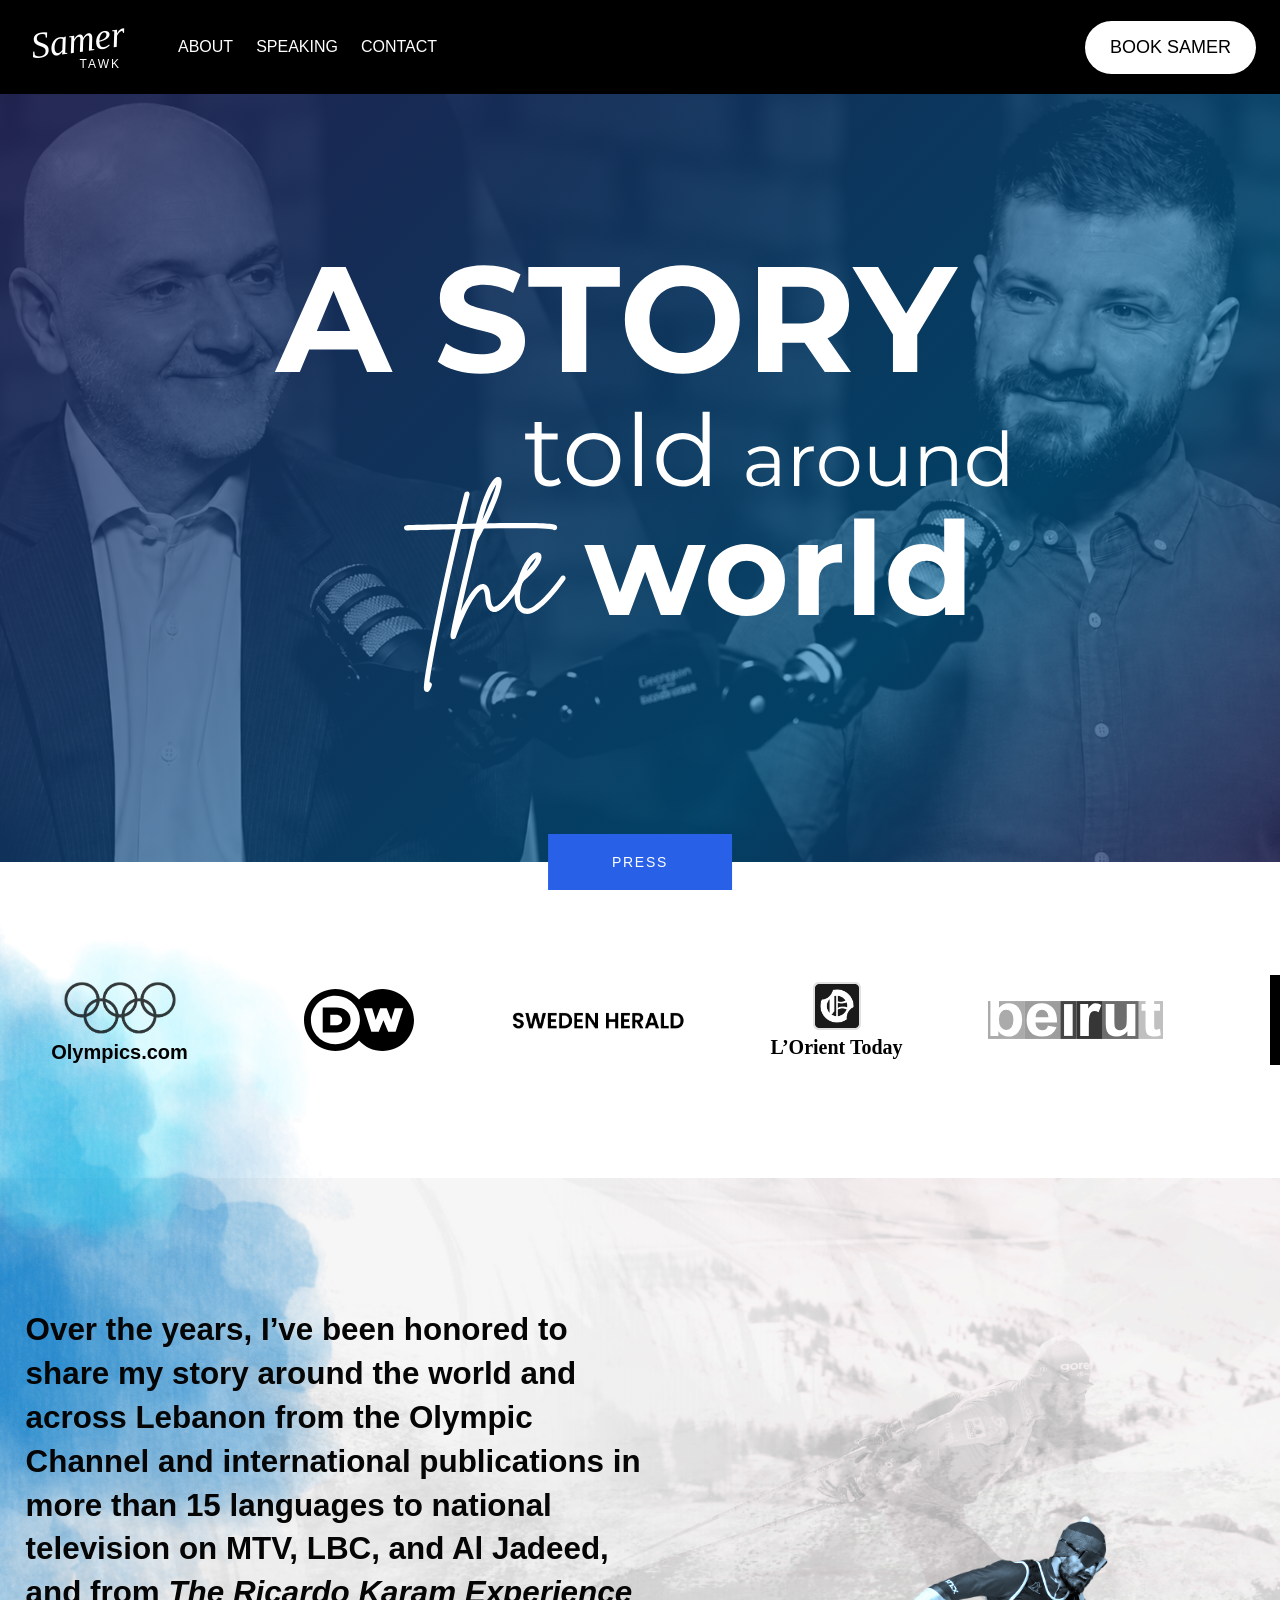
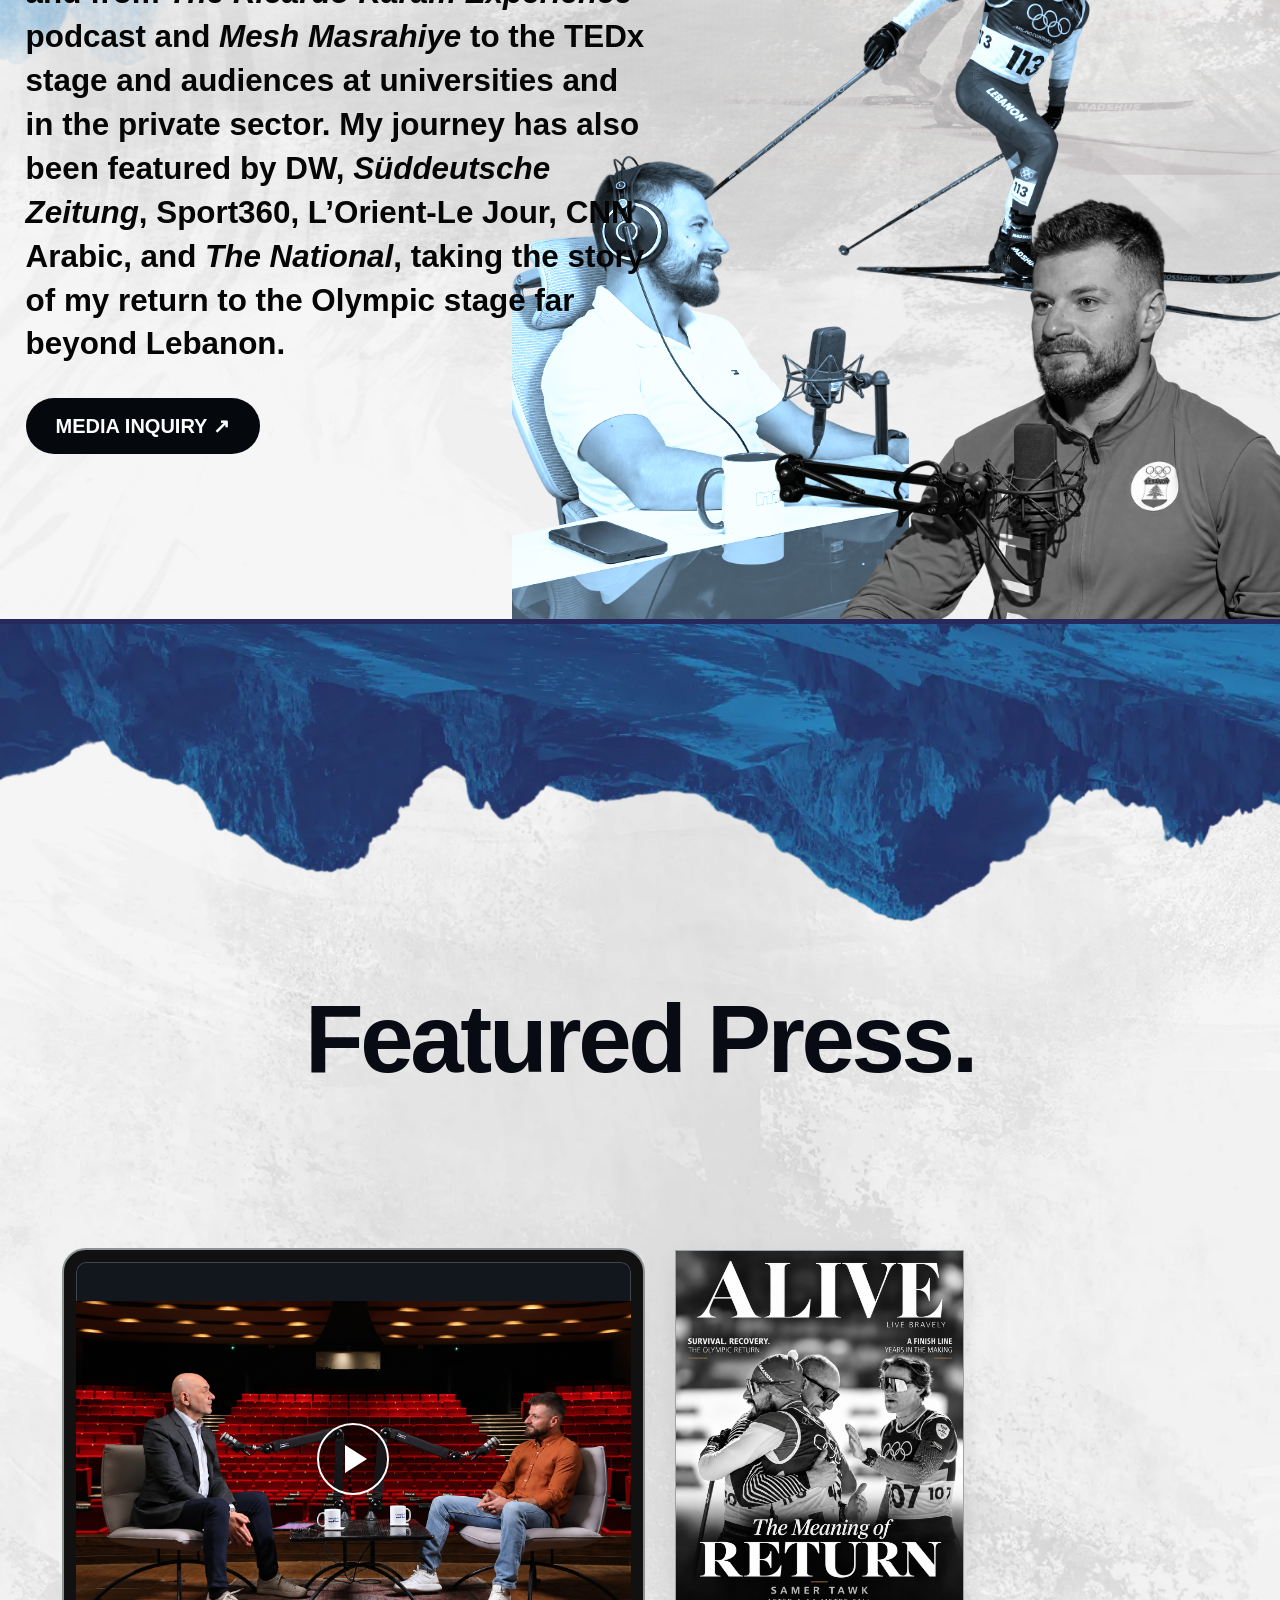
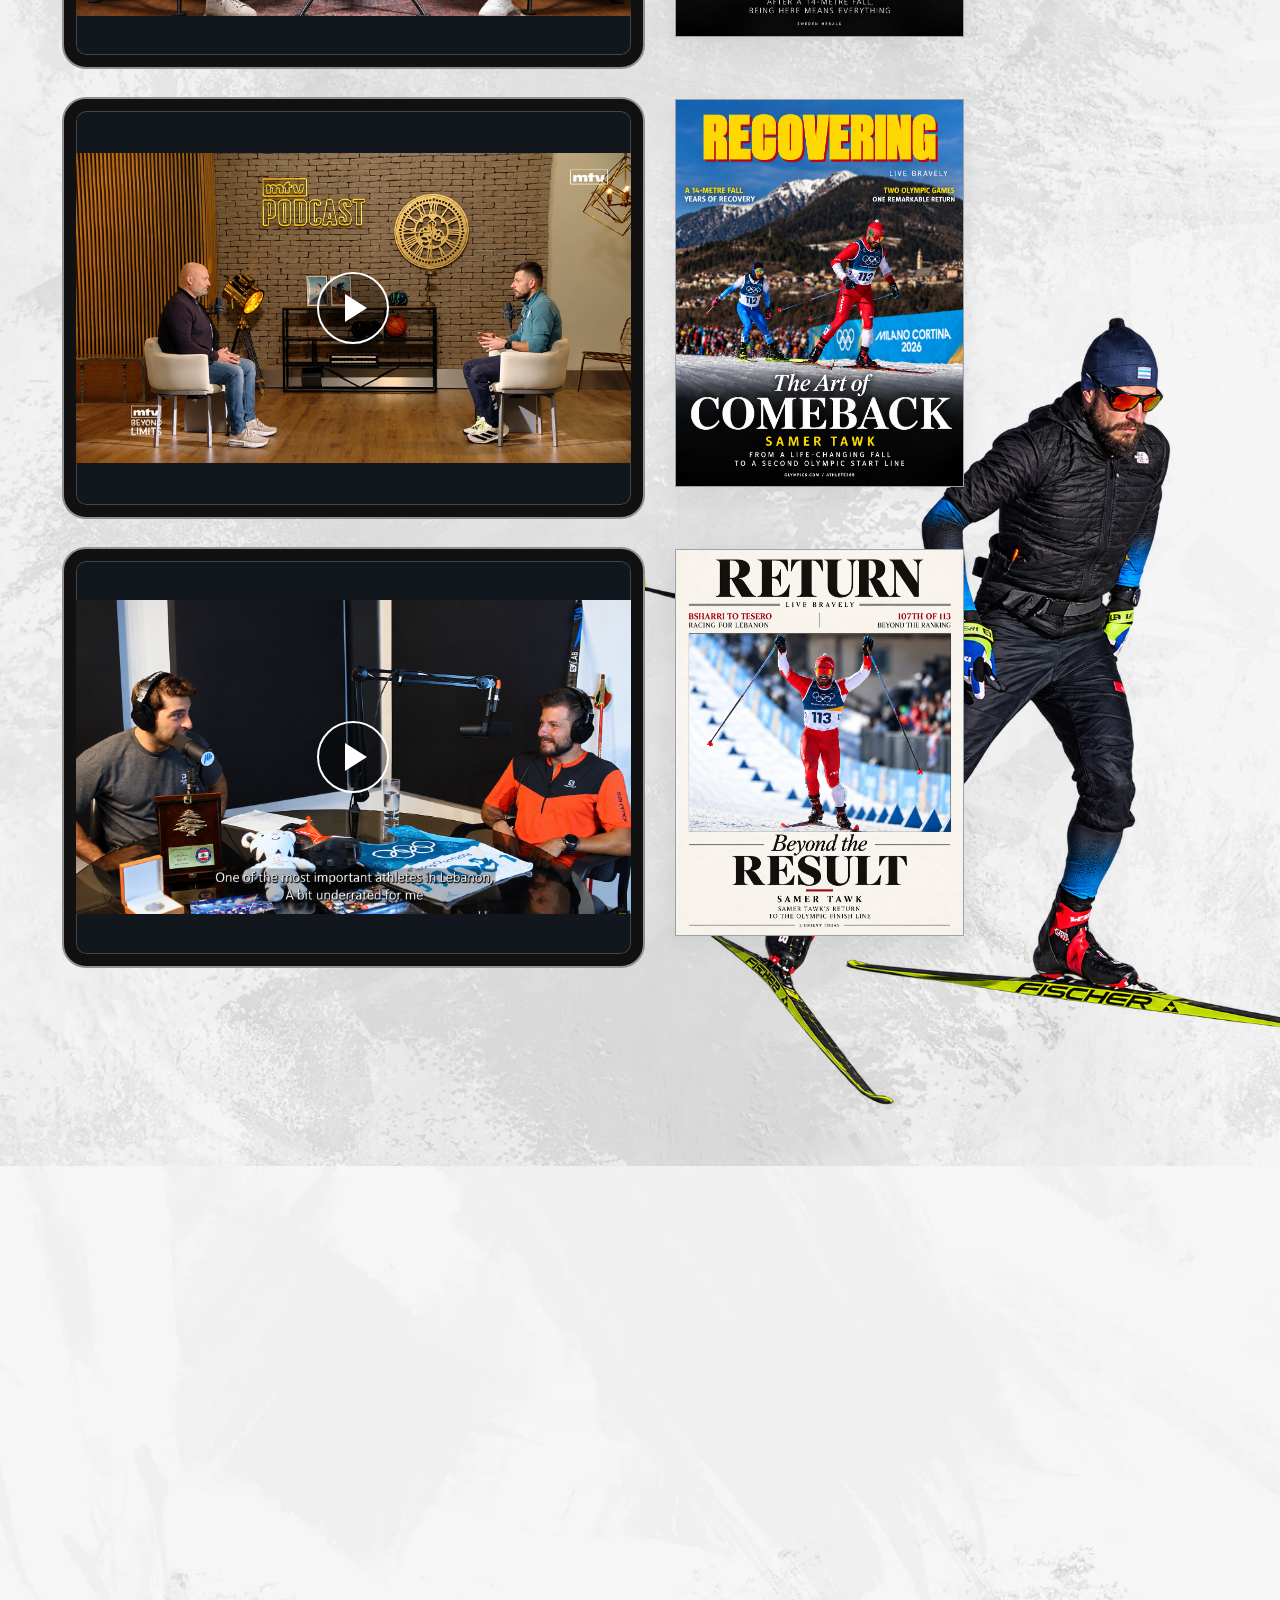
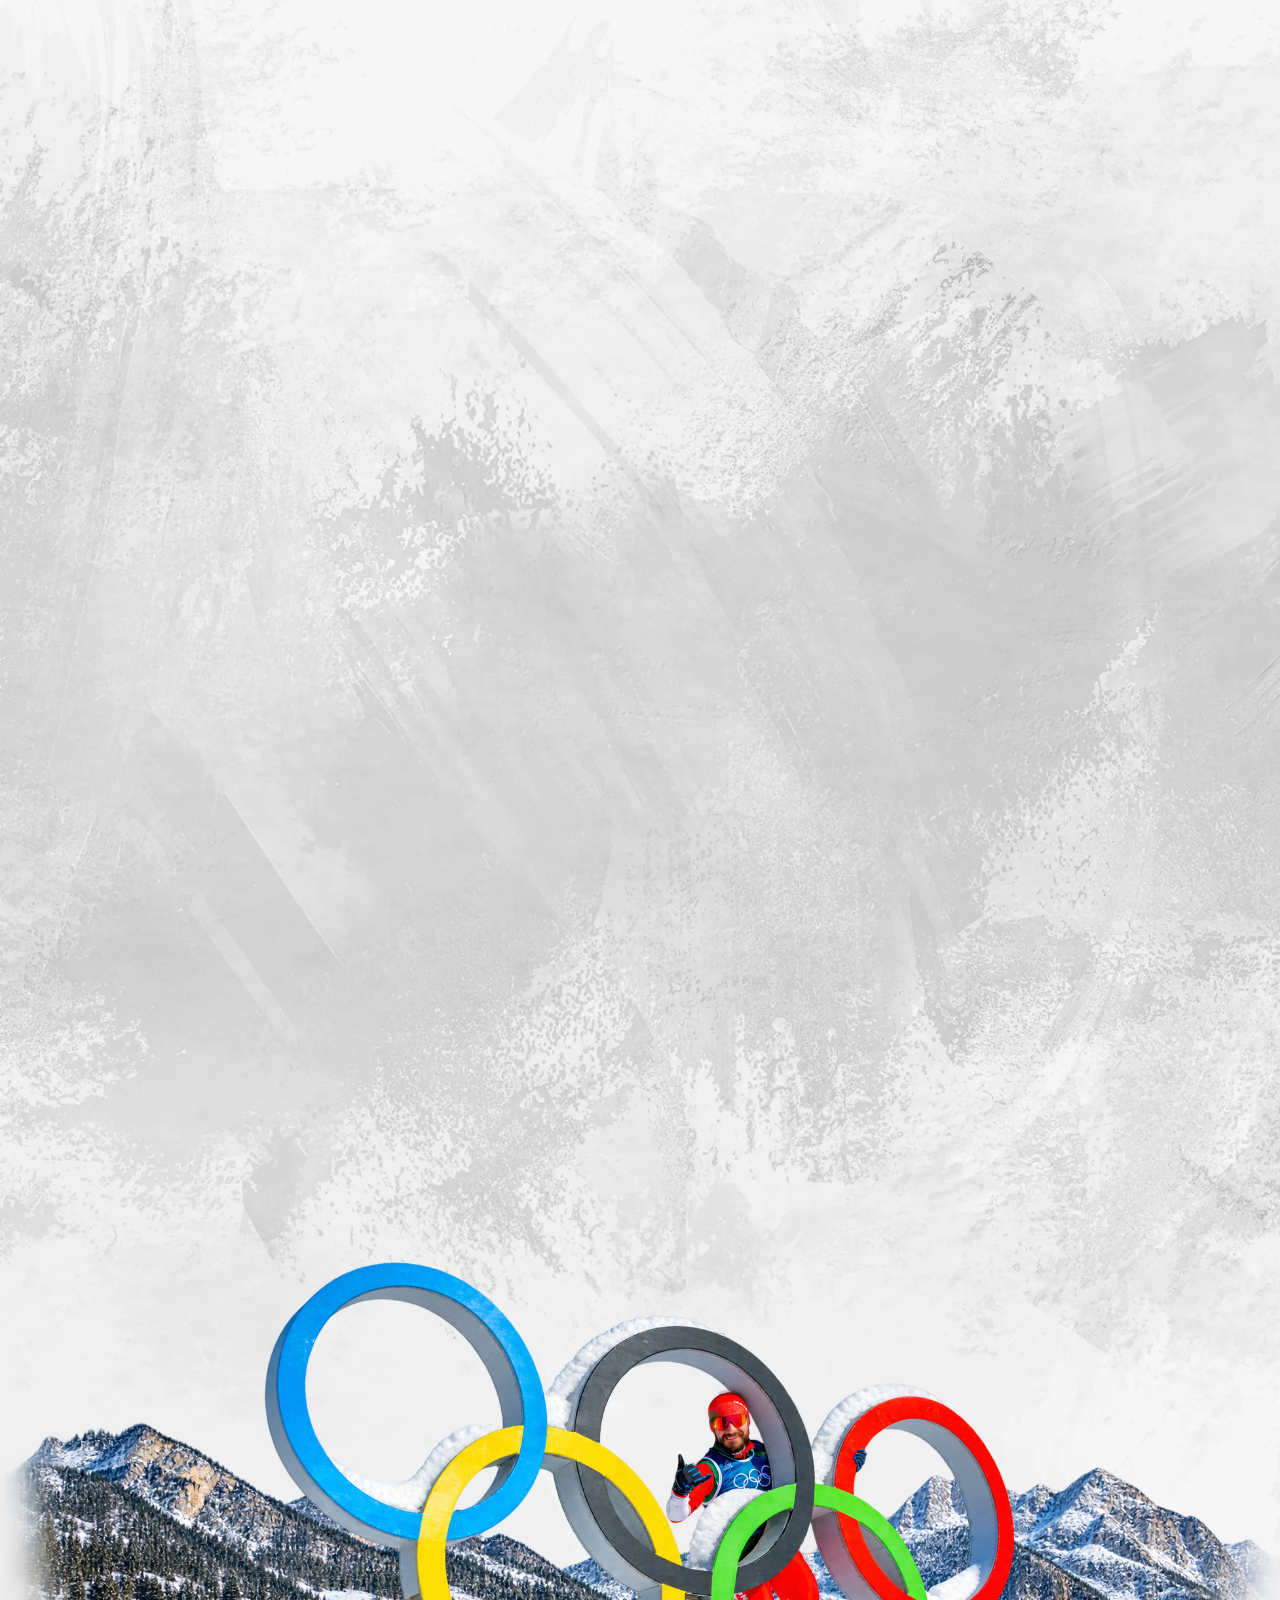
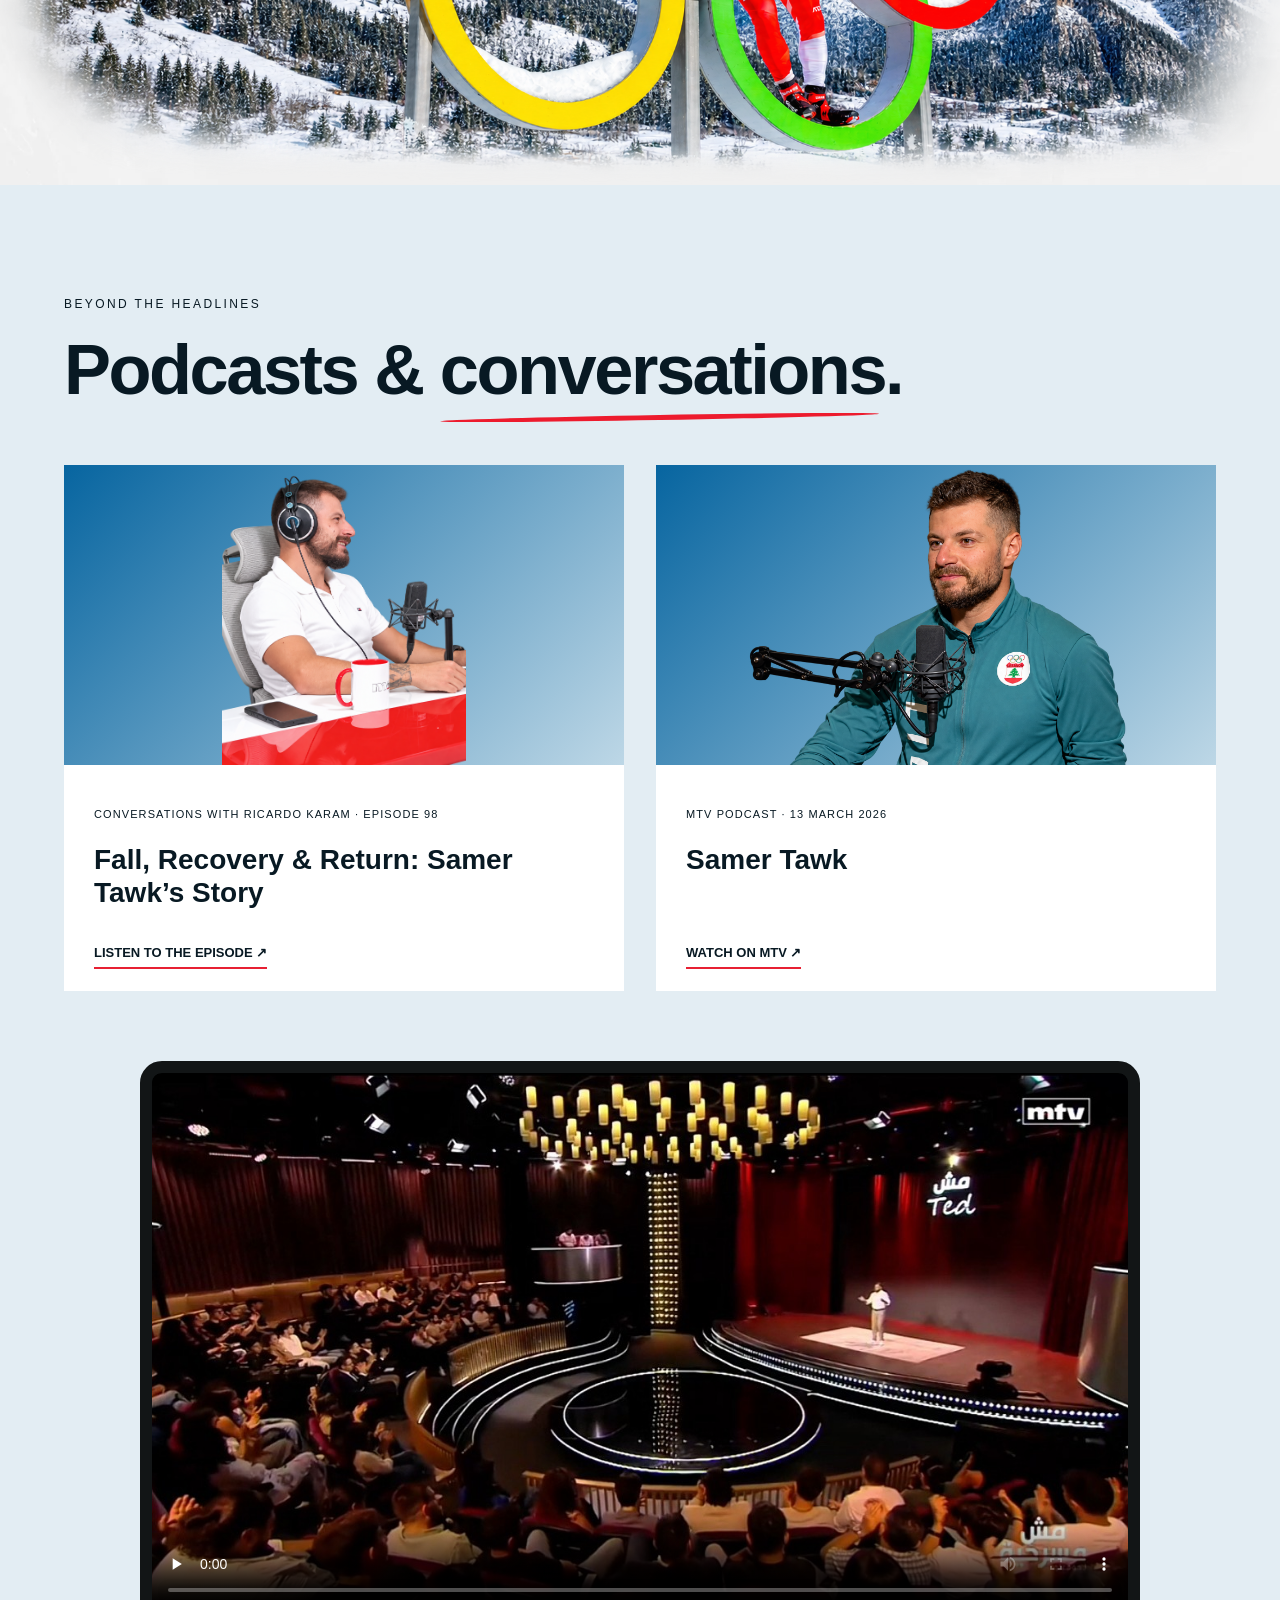
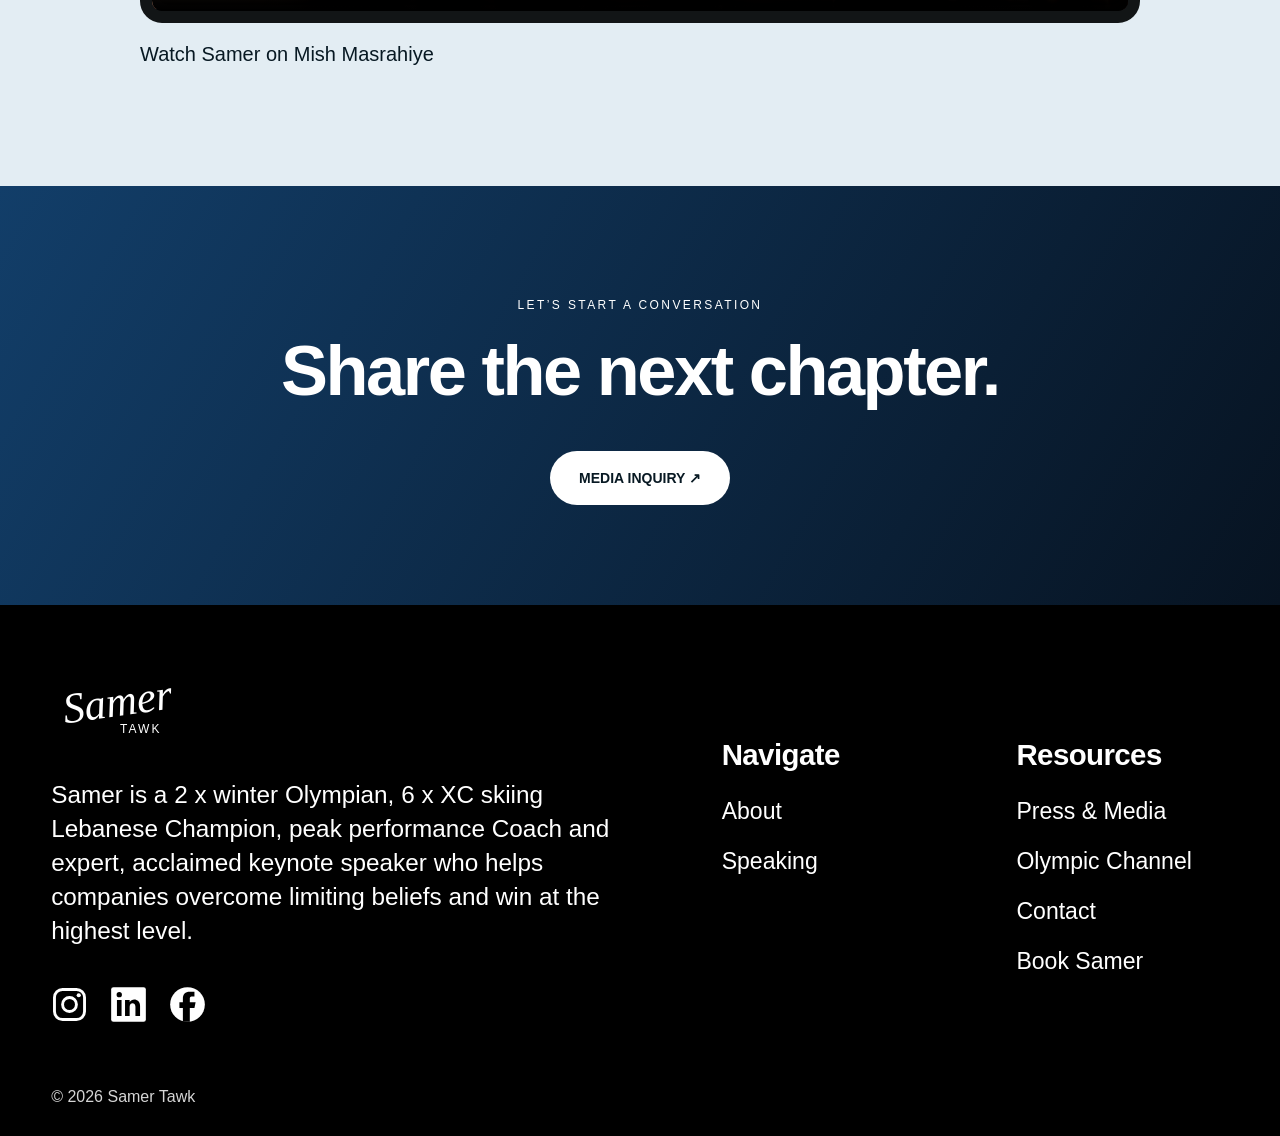
<file: press.html>
<!doctype html><html lang="en"><head><meta charset="utf-8"><meta name="viewport" content="width=device-width,initial-scale=1"><title>Press & Media — Samer Tawk</title><meta name="description" content="Samer Tawk in the press: Olympic stories, television coverage and conversations about resilience and returning to sport."><link rel="stylesheet" href="home-opening.css"><link rel="stylesheet" href="about-intro.css"><link rel="stylesheet" href="about-media.css"><link rel="stylesheet" href="home-closing.css"><link rel="stylesheet" href="contact-font.css"><link rel="stylesheet" href="press.css"></head><body class="press-page"><header><a class="identity" href="index.html" aria-label="Samer Tawk home">Samer<span>TAWK</span></a><button class="menu" aria-expanded="false" aria-controls="nav">Menu</button><nav id="nav" aria-label="Main navigation"><a class="speaking-nav" href="about.html">ABOUT</a><a class="speaking-nav" href="speaking.html">SPEAKING</a><a class="contact-nav" href="contact.html">CONTACT</a></nav><a class="book" href="contact.html">BOOK SAMER</a></header><main id="main"><section class="press-hero"><img src="assets/press-podcast-hero.png" alt="Samer Tawk in a podcast conversation with Ricardo Karam"><div class="hero-tint"></div><div class="press-hero-copy"><h1><img class="press-title-art" src="assets/press-hero-title.svg" alt="A story told around the world" width="737" height="428"></h1></div></section><section class="press-publishers" aria-label="Featured in the press"><img class="press-story-cloud" src="assets/press-overlap-cloud.webp" alt="" aria-hidden="true"><h2 class="publishers-label">PRESS</h2><div class="publishers-window"><div class="publishers-track"><ul class="publisher-row"><li class="publisher-logo publisher-olympics"><span class="olympic-mark"><img src="assets/logo-olympics.webp" alt="Olympics.com" loading="eager"></span><span class="publisher-name">Olympics.com</span></li><li class="publisher-logo publisher-dw"><img src="assets/logo-dw.svg" alt="DW" loading="eager"></li><li class="publisher-logo publisher-sweden"><img src="assets/logo-sweden.png" alt="Sweden Herald" loading="eager"></li><li class="publisher-logo publisher-orient"><img src="assets/logo-orient.png" alt="L’Orient Today" loading="eager"><span class="publisher-name">L’Orient Today</span></li><li class="publisher-logo publisher-beirut"><img src="assets/logo-beirut.svg" alt="Beirut.com" loading="eager"></li><li class="publisher-logo publisher-the961"><img src="assets/logo-the961.png" alt="The961" loading="eager"></li><li class="publisher-logo publisher-aljazeera"><img src="assets/logo-aljazeera.svg" alt="Al Jazeera" loading="eager"></li></ul><ul class="publisher-row" aria-hidden="true"><li class="publisher-logo publisher-olympics"><span class="olympic-mark"><img src="assets/logo-olympics.webp" alt="Olympics.com" loading="eager"></span><span class="publisher-name">Olympics.com</span></li><li class="publisher-logo publisher-dw"><img src="assets/logo-dw.svg" alt="DW" loading="eager"></li><li class="publisher-logo publisher-sweden"><img src="assets/logo-sweden.png" alt="Sweden Herald" loading="eager"></li><li class="publisher-logo publisher-orient"><img src="assets/logo-orient.png" alt="L’Orient Today" loading="eager"><span class="publisher-name">L’Orient Today</span></li><li class="publisher-logo publisher-beirut"><img src="assets/logo-beirut.svg" alt="Beirut.com" loading="eager"></li><li class="publisher-logo publisher-the961"><img src="assets/logo-the961.png" alt="The961" loading="eager"></li><li class="publisher-logo publisher-aljazeera"><img src="assets/logo-aljazeera.svg" alt="Al Jazeera" loading="eager"></li></ul></div></div></section><section id="media-story" class="media-story" aria-label="Sharing my story">
<img class="media-echo" src="assets/31.webp" alt="" aria-hidden="true" loading="lazy">
<p class="media-copy">Over the years, I’ve been honored to share my story around the world and across Lebanon from the <strong>Olympic Channel</strong> and international publications in more than 15 languages to national television on MTV, LBC, and Al Jadeed, and from <em>The Ricardo Karam Experience</em> podcast and <em>Mesh Masrahiye</em> to the <strong>TEDx stage</strong> and audiences at universities and in the private sector. My journey has also been featured by DW, <em>Süddeutsche Zeitung</em>, Sport360, L’Orient-Le Jour, CNN Arabic, and <em>The National</em>, taking the story of my return to the Olympic stage far beyond Lebanon.</p>
<div class="media-collage">
<img class="media-layer media-ski" src="assets/media-skier.png" alt="Samer competing in Olympic cross-country skiing" loading="lazy">
<img class="media-layer media-radio" src="assets/media-radio.png" alt="Samer sharing his story in a radio interview" loading="lazy">
<img class="media-layer media-interview" src="assets/media-interview.png" alt="Samer in conversation on MTV Beyond Limits" loading="lazy">
</div><a class="press-inquiry" href="contact.html">MEDIA INQUIRY ↗</a></section><section class="press-articles" id="articles"><div class="press-mountain-transition" aria-hidden="true"><img src="assets/press-mountains.webp" width="1440" height="350" alt=""></div><div class="section-heading press-featured-heading reveal"><h2>Featured Press.</h2></div><div class="featured-stage"><div class="featured-frame-grid"><a class="featured-frame featured-video" href="https://www.youtube.com/watch?v=g4IdRK2NTeY" target="_blank" rel="noopener noreferrer" data-featured-video="g4IdRK2NTeY" aria-haspopup="dialog"><img src="assets/featured-ricardo.png" alt="Samer Tawk in conversation with Ricardo Karam" width="1665" height="945" loading="lazy"><span class="featured-play" aria-hidden="true"></span></a><a class="featured-frame featured-article" href="https://swedenherald.com/article/olympic-skier-who-survived-14meter-fall-says-thank-god?utm_source" target="_blank" rel="noopener noreferrer"><img src="assets/featured-alive.png" alt="Alive: The Meaning of Return" width="1084" height="1451" loading="lazy"></a><a class="featured-frame featured-video" href="https://www.youtube.com/watch?v=m3H2-2s1bas" target="_blank" rel="noopener noreferrer" data-featured-video="m3H2-2s1bas" aria-haspopup="dialog"><img src="assets/featured-mtv.png" alt="Samer Tawk on MTV Beyond Limits" width="1677" height="938" loading="lazy"><span class="featured-play" aria-hidden="true"></span></a><a class="featured-frame featured-article" href="https://www.olympics.com/athlete365/news/milano-cortina-2026/samer-tawk-recovering-from-life-changing-injuries-to-become-a-two-time-olympian" target="_blank" rel="noopener noreferrer"><img src="assets/featured-recovering.png" alt="Recovering: The Art of Comeback" width="1083" height="1453" loading="lazy"></a><a class="featured-frame featured-video" href="https://www.youtube.com/watch?v=e6j_AHiJPdE" target="_blank" rel="noopener noreferrer" data-featured-video="e6j_AHiJPdE" aria-haspopup="dialog"><img src="assets/featured-conversation.png" alt="Samer Tawk in a podcast interview" width="1668" height="943" loading="lazy"><span class="featured-play" aria-hidden="true"></span></a><a class="featured-frame featured-article" href="https://today.lorientlejour.com/article/1494854/first-lebanese-competitor-at-milan-cortina-winter-olympics-samer-tawk-finishes-his-race-in-107th-place.html" target="_blank" rel="noopener noreferrer"><img src="assets/featured-return.png" alt="Return: Beyond the Result" width="1083" height="1452" loading="lazy"></a></div></div><img class="featured-skier" src="assets/press-skier-cutout.png" alt="Samer cross-country skiing" loading="lazy"></section><section class="press-tv tv-podcasts" id="television"><div class="tv-podcasts-inner"><h2 class="reveal">TV &amp; Podcasts</h2><a class="tv-podcast-video reveal tv-podcast-featured" href="https://www.youtube.com/watch?v=X8hP5Deyfdw" data-featured-video="X8hP5Deyfdw" aria-haspopup="dialog" aria-label="Play: Samer Tawk story on LBCI" target="_blank" rel="noopener noreferrer"><img src="assets/tv-X8hP5Deyfdw.jpg" alt="Samer Tawk story on LBCI" loading="lazy" width="1280" height="720"><span class="tv-youtube-play" aria-hidden="true"></span></a><div class="tv-podcasts-grid"><a class="tv-podcast-video reveal" href="https://www.youtube.com/watch?v=6rgJ7Nfxtgw" data-featured-video="6rgJ7Nfxtgw" aria-haspopup="dialog" aria-label="Play: Samer Tawk; Cross-Country Skiing 2025-2026 season" target="_blank" rel="noopener noreferrer"><img src="assets/tv-6rgJ7Nfxtgw.jpg" alt="Samer Tawk; Cross-Country Skiing 2025-2026 season" loading="lazy" width="1280" height="720"><span class="tv-youtube-play" aria-hidden="true"></span></a><a class="tv-podcast-video reveal" href="https://www.youtube.com/watch?v=AwXSiqEXlXk" data-featured-video="AwXSiqEXlXk" aria-haspopup="dialog" aria-label="Play: من حافة الشلل إلى الأولمبياد… العودة المستحيلة لسامر طوق" target="_blank" rel="noopener noreferrer"><img src="assets/tv-AwXSiqEXlXk.jpg" alt="من حافة الشلل إلى الأولمبياد… العودة المستحيلة لسامر طوق" loading="lazy" width="1280" height="720"><span class="tv-youtube-play" aria-hidden="true"></span></a><a class="tv-podcast-video reveal" href="https://www.youtube.com/watch?v=1FHhIieBO3k" data-featured-video="1FHhIieBO3k" aria-haspopup="dialog" aria-label="Play: Lebanon With A Twist - 05/04/2021 - Samer Tawk" target="_blank" rel="noopener noreferrer"><img src="assets/tv-1FHhIieBO3k.jpg" alt="Lebanon With A Twist - 05/04/2021 - Samer Tawk" loading="lazy" width="1280" height="720"><span class="tv-youtube-play" aria-hidden="true"></span></a><a class="tv-podcast-video reveal" href="https://www.youtube.com/watch?v=GYvBjSb57ug" data-featured-video="GYvBjSb57ug" aria-haspopup="dialog" aria-label="Play: Change Your Life by changing the Question   | Samer Tawk | TEDxMUBS" target="_blank" rel="noopener noreferrer"><img src="assets/tv-GYvBjSb57ug.jpg" alt="Change Your Life by changing the Question   | Samer Tawk | TEDxMUBS" loading="lazy" width="1280" height="720"><span class="tv-youtube-play" aria-hidden="true"></span></a></div></div><figure class="press-olympic-landscape"><img src="assets/press-olympic-mountains.png" alt="Samer Tawk among the Olympic rings in the snowy mountains" width="1954" height="805" loading="lazy" decoding="async"></figure></section><section class="press-podcasts" id="podcasts"><div class="section-heading reveal"><p>BEYOND THE HEADLINES</p><h2>Podcasts &amp; <span>conversations.</span></h2></div><div class="podcast-grid"><article class="podcast-card reveal"><div class="podcast-art ricardo"><img src="assets/media-radio.png" alt="Samer in conversation" loading="lazy"></div><div class="podcast-copy"><p>CONVERSATIONS WITH RICARDO KARAM · EPISODE 98</p><h3>Fall, Recovery &amp; Return: Samer Tawk’s Story</h3><a href="https://podcasts.apple.com/ae/podcast/id1505938954?i=1000763208612" target="_blank" rel="noopener noreferrer">LISTEN TO THE EPISODE ↗</a></div></article><article class="podcast-card reveal"><div class="podcast-art"><img src="assets/media-interview.png" alt="Samer in an MTV interview" loading="lazy"></div><div class="podcast-copy"><p>MTV PODCAST · 13 MARCH 2026</p><h3>Samer Tawk</h3><a href="https://www.mtv.com.lb/vod/en/video/258108" target="_blank" rel="noopener noreferrer">WATCH ON MTV ↗</a></div></article></div><div class="talk-feature reveal"><video controls playsinline preload="none" poster="assets/speaking-mtv.jpg"><source src="assets/speaking-mtv.mp4" type="video/mp4"></video><h3>Watch Samer on Mish Masrahiye</h3></div></section><section class="press-contact reveal"><p>LET’S START A CONVERSATION</p><h2>Share the next chapter.</h2><a class="press-inquiry" href="contact.html">MEDIA INQUIRY ↗</a></section></main><footer class="site-footer"><div class="footer-grid">
<div class="footer-brand"><a class="identity" href="index.html" aria-label="Samer Tawk home">Samer<span>TAWK</span></a>
<p class="footer-bio">Samer is a 2 x winter Olympian, 6 x XC skiing Lebanese Champion, peak performance Coach and expert, acclaimed keynote speaker who helps companies overcome limiting beliefs and win at the highest level.</p>
<div class="footer-socials" aria-label="Follow Samer">
<a href="https://www.instagram.com/samertawk.oly?xtok=MTBndXI5dHdsc3lmdQ==" target="_blank" rel="noopener noreferrer" aria-label="Instagram (opens in a new tab)"><svg viewBox="0 0 32 32" aria-hidden="true"><rect x="3" y="3" width="26" height="26" rx="7" fill="none" stroke="currentColor" stroke-width="2.5"/><circle cx="16" cy="16" r="6" fill="none" stroke="currentColor" stroke-width="2.5"/><circle cx="24" cy="8" r="1.8"/></svg></a>
<a href="https://www.linkedin.com/in/samer-tawk-oly-b8326b183" target="_blank" rel="noopener noreferrer" aria-label="LinkedIn (opens in a new tab)"><svg viewBox="0 0 32 32" aria-hidden="true"><rect x="1" y="1" width="30" height="30" rx="2"/><path fill="#000" d="M6 12h4v14H6zM13 12h4v2c2-4 9-3 9 3v9h-4v-8c0-4-5-4-5 0v8h-4z"/><circle fill="#000" cx="8" cy="7.5" r="2.3"/></svg></a>
<a href="https://www.facebook.com/share/1DvzSQHWbs/" target="_blank" rel="noopener noreferrer" aria-label="Facebook (opens in a new tab)"><svg viewBox="0 0 32 32" aria-hidden="true"><circle cx="16" cy="16" r="15"/><path fill="#000" d="M18 31V19h4l1-5h-5v-3c0-2 1-2 4-2V5h-4c-4 0-6 2-6 6v3H9v5h3v12z"/></svg></a>
</div></div>
<div class="footer-column"><h2>Navigate</h2><ul><li><a href="about.html">About</a></li><li><a href="speaking.html">Speaking</a></li></ul></div>
<div class="footer-column"><h2>Resources</h2><ul><li><a href="press.html">Press &amp; Media</a></li><li><a href="assets/olympic-channel.mp4">Olympic Channel</a></li><li><a href="contact.html">Contact</a></li><li><a href="contact.html">Book Samer</a></li></ul></div>
</div><div class="footer-bottom">© 2026 Samer Tawk</div></footer><script src="press.js"></script></body></html>
</file>
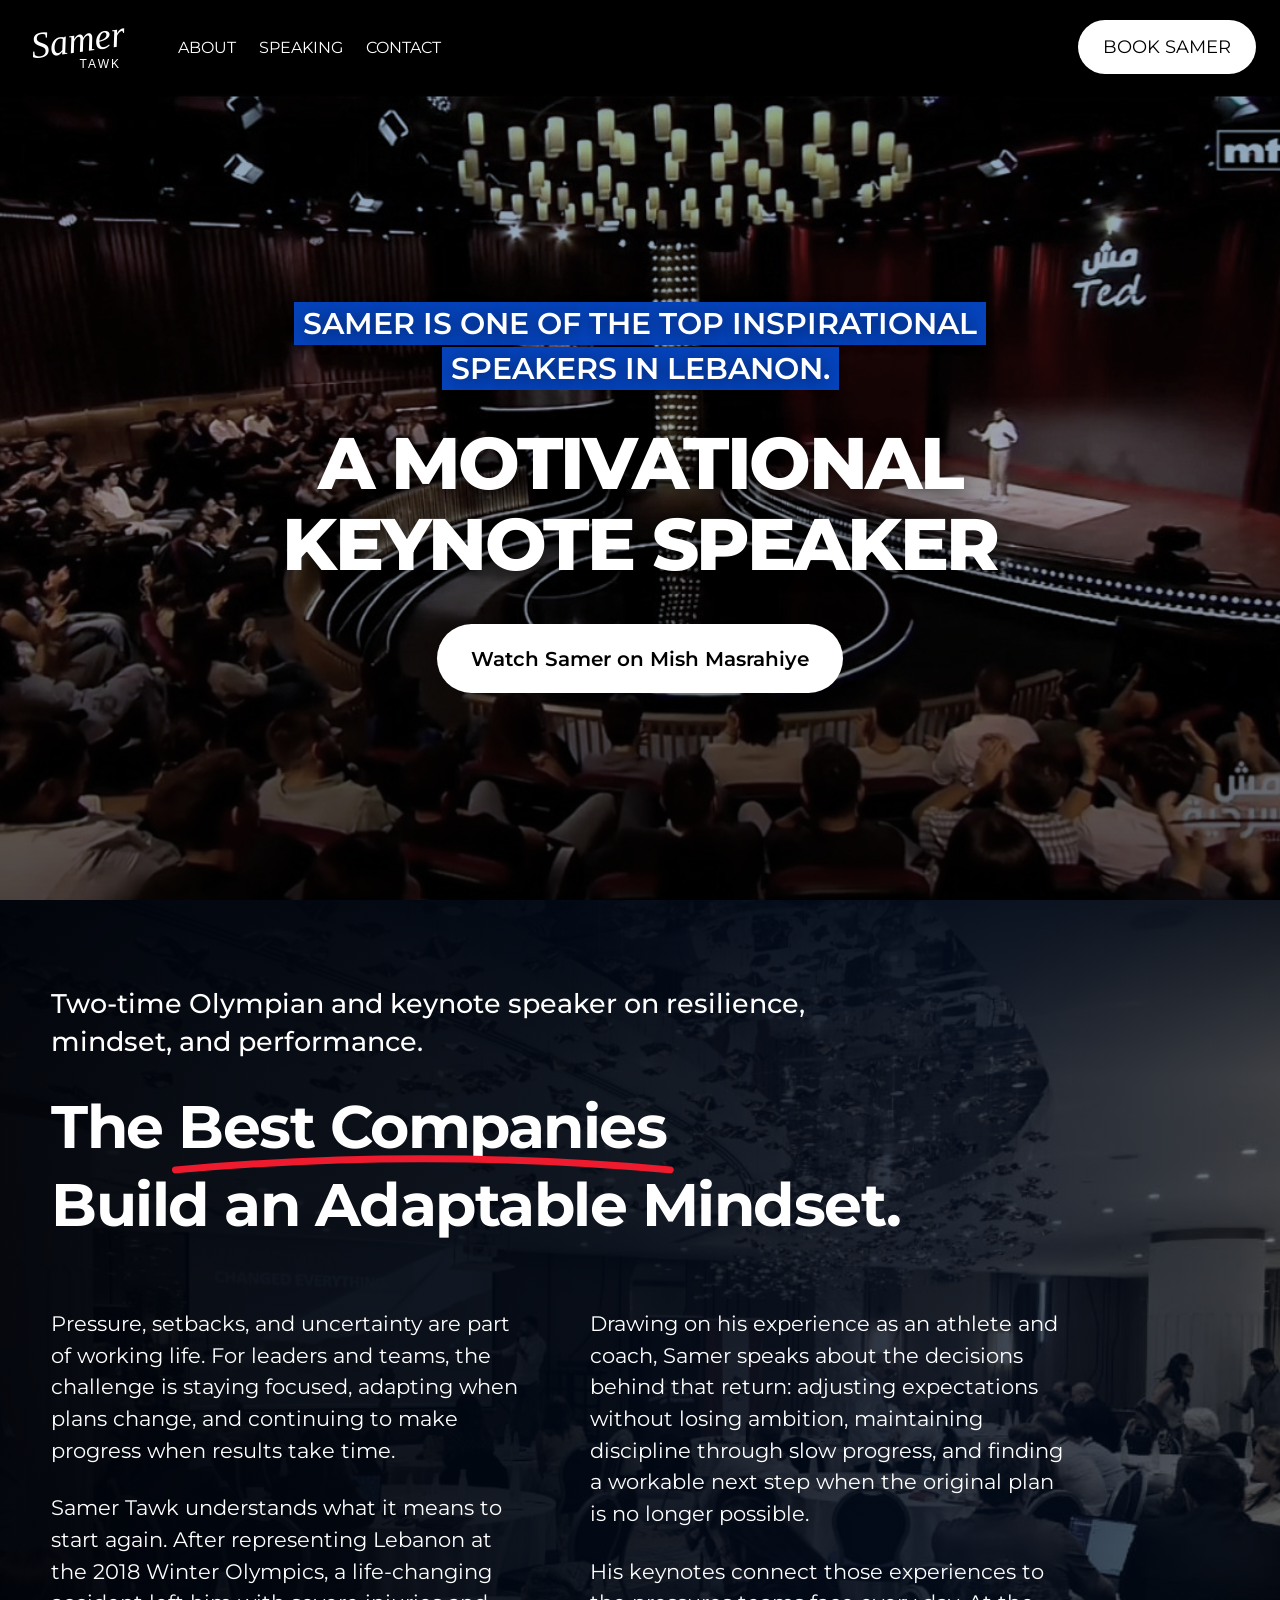
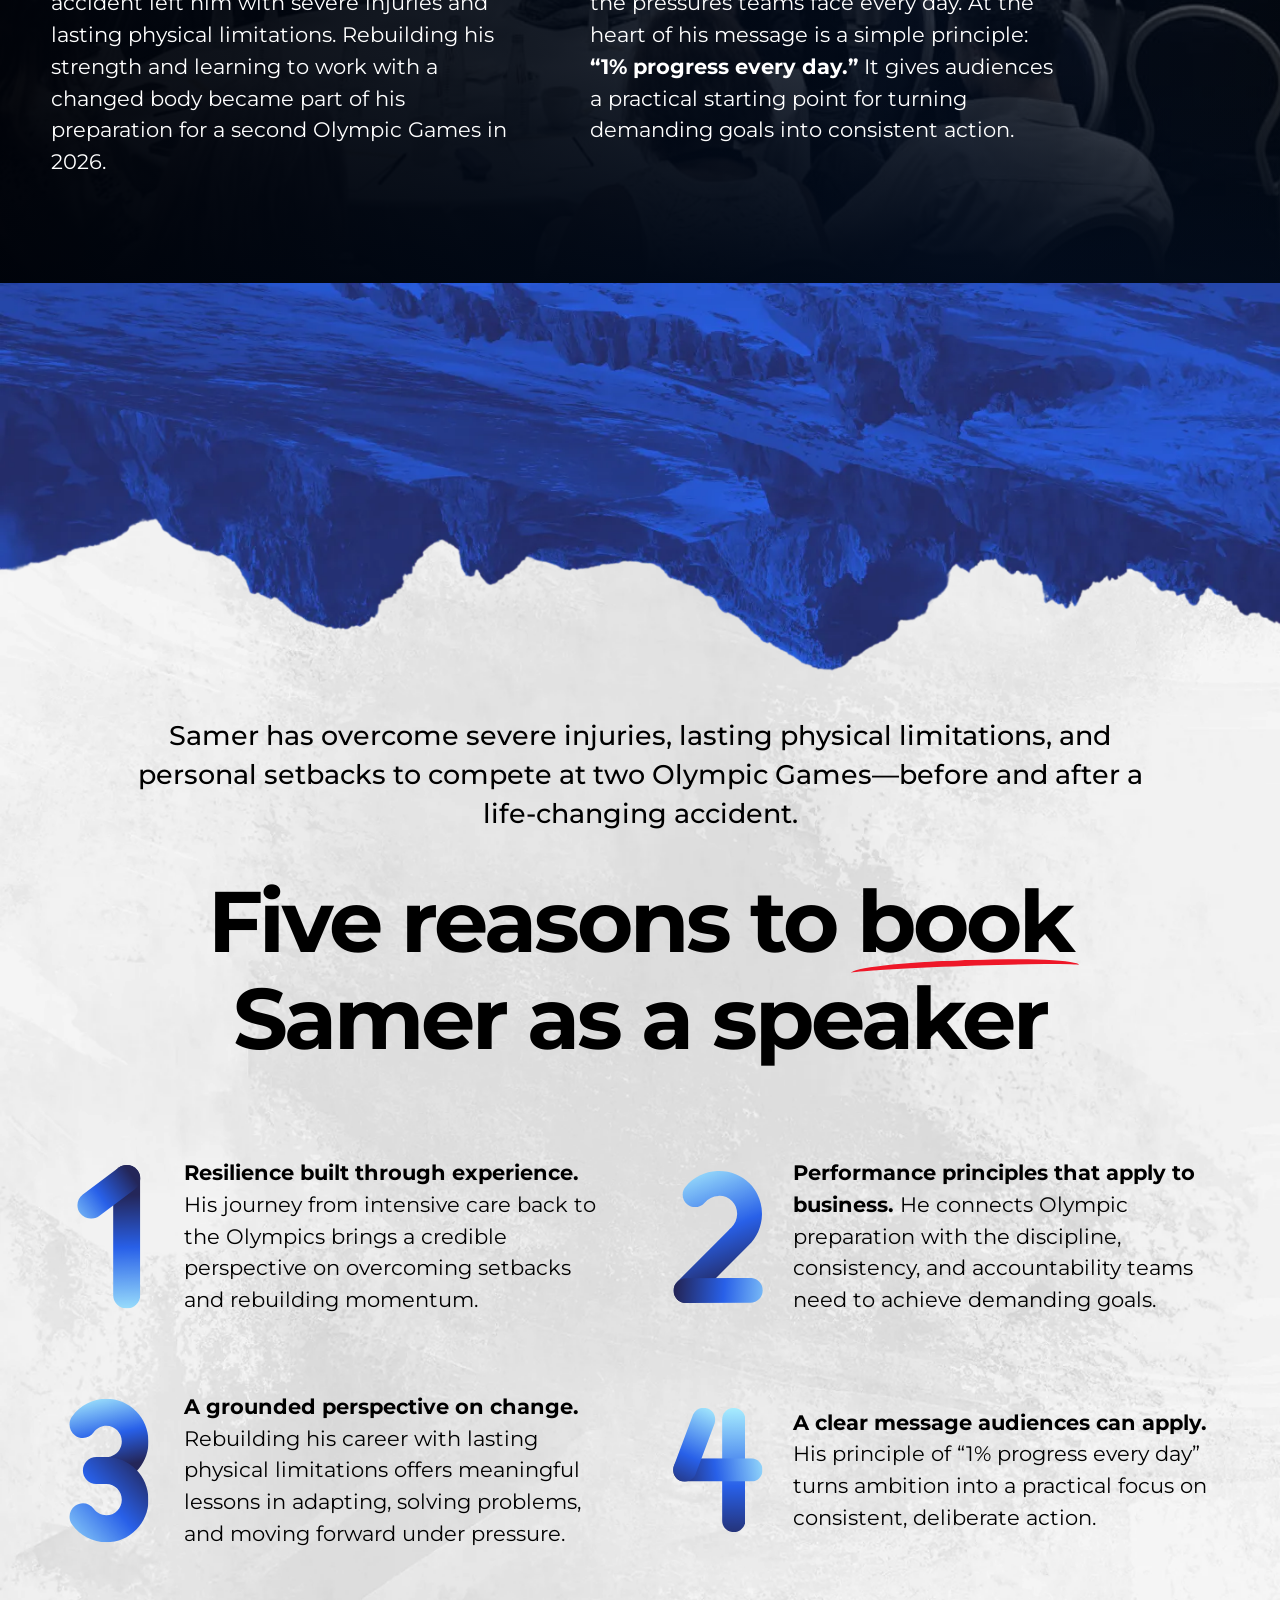
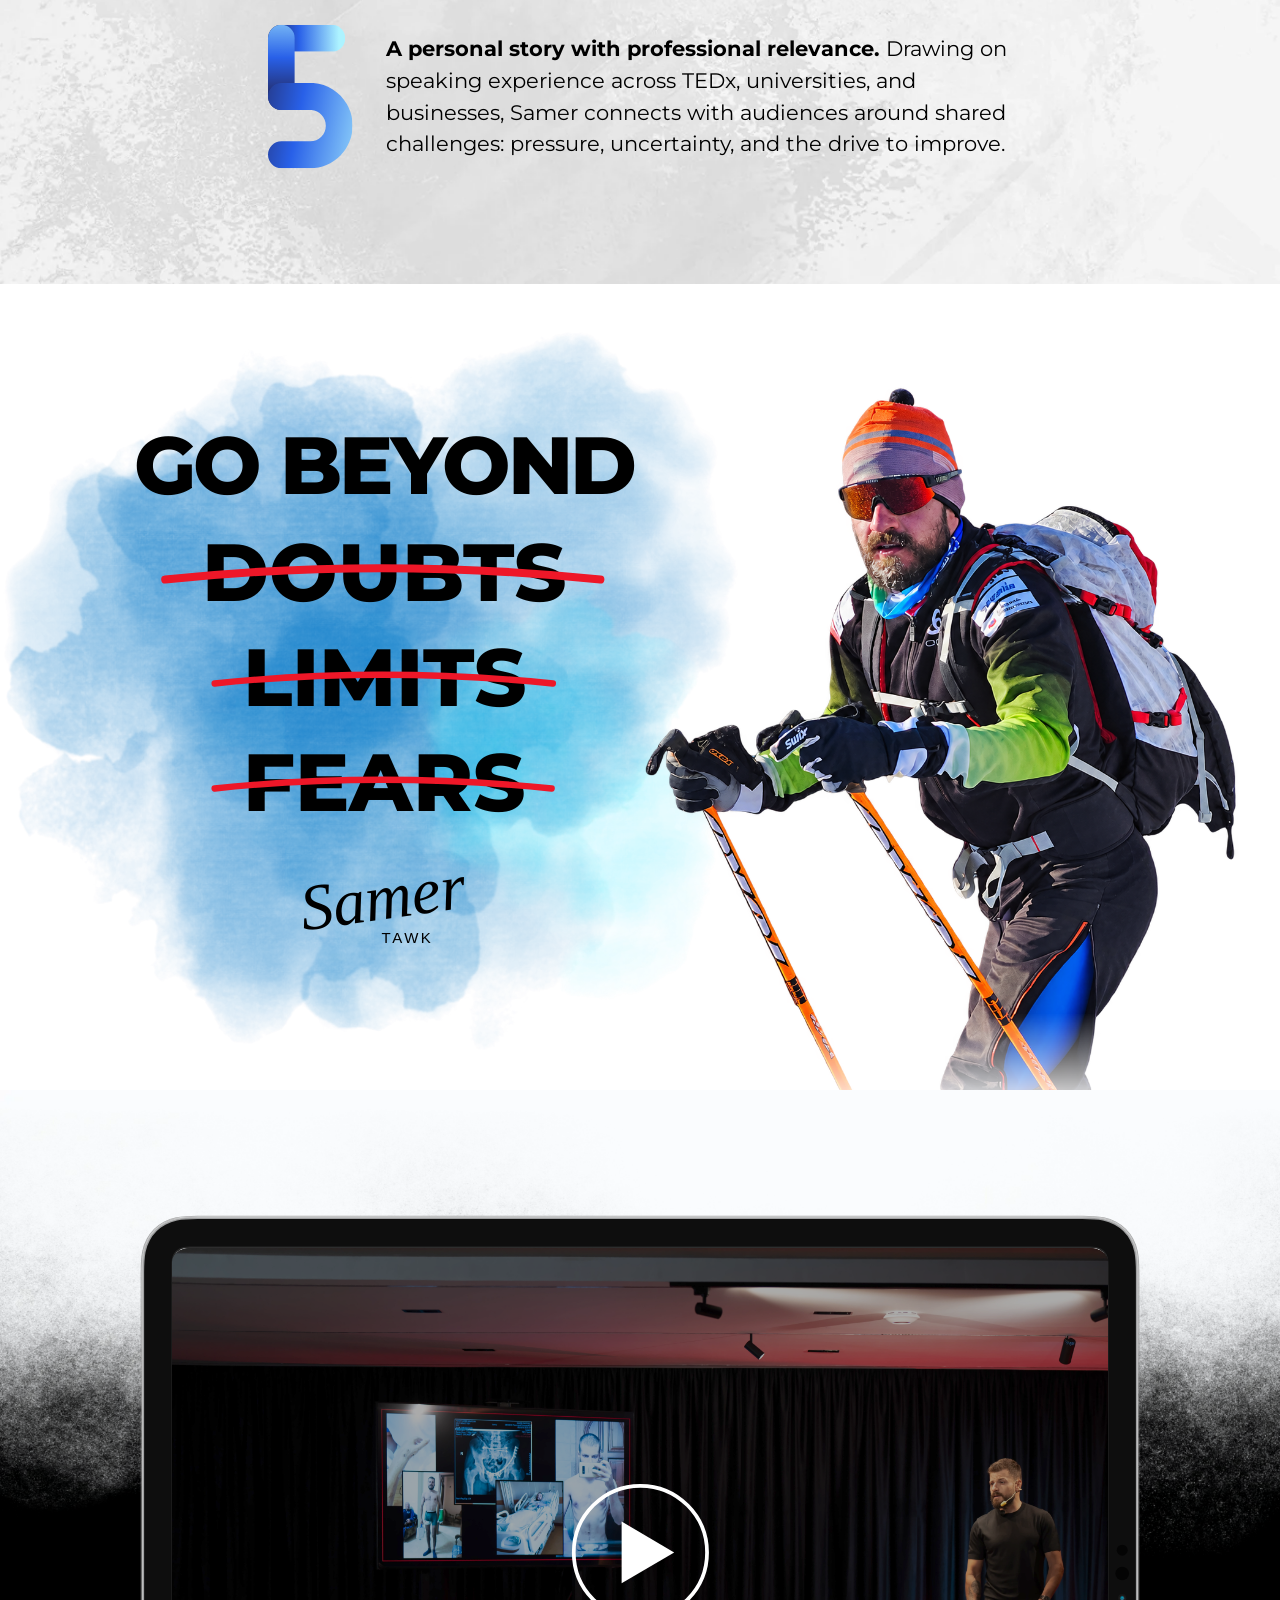
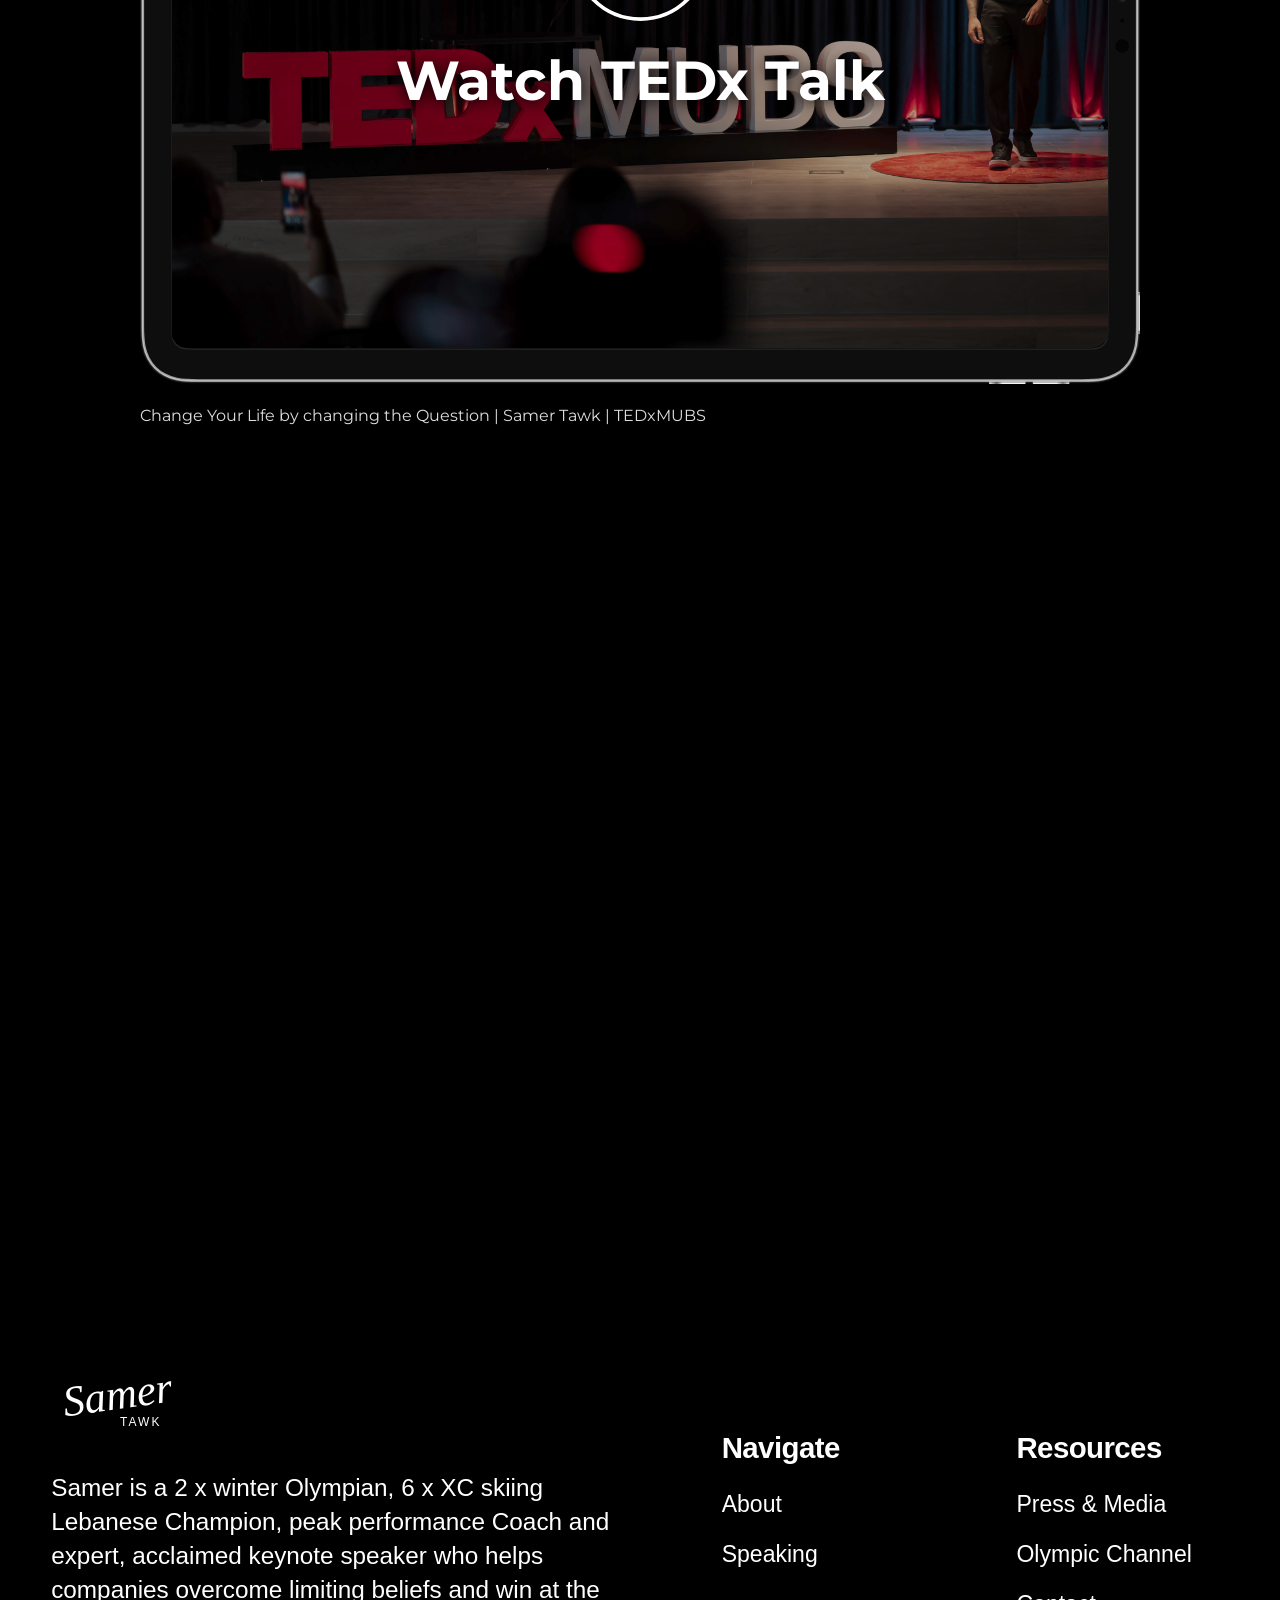
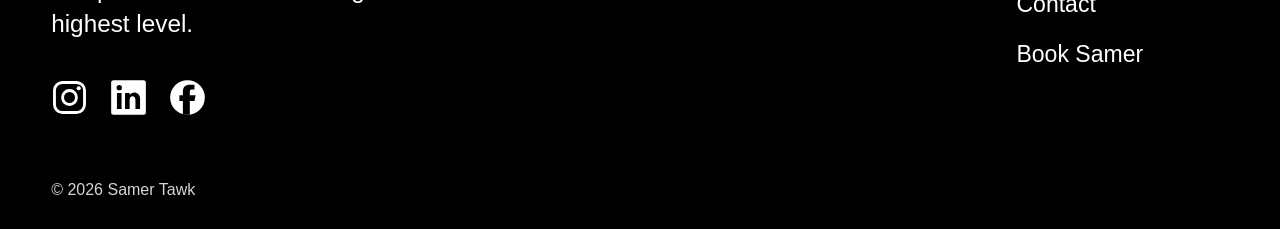
<file: speaking.html>
<!doctype html><html lang="en"><head><meta charset="utf-8"><meta name="viewport" content="width=device-width,initial-scale=1"><title>Speaking — Samer Tawk</title><meta name="description" content="Motivational keynote speaker and two-time Olympian Samer Tawk."><link rel="stylesheet" href="home-opening.css"><link rel="stylesheet" href="contact-font.css"><link rel="stylesheet" href="about-intro.css"><link rel="stylesheet" href="home-closing.css"><link rel="stylesheet" href="speaking.css"></head><body class="speaking-page"><a class="skip-link" href="#main">Skip to content</a><header><a class="identity" href="index.html" aria-label="Samer Tawk home">Samer<span>TAWK</span></a><button class="menu" aria-expanded="false" aria-controls="nav">Menu</button><nav id="nav" aria-label="Main navigation"><a href="about.html">ABOUT</a><a href="speaking.html" aria-current="page">SPEAKING</a><a class="contact-nav" href="contact.html">CONTACT</a></nav><a class="book" href="contact.html">BOOK SAMER</a></header>
<main id="main"><section class="speaking-opening" aria-labelledby="speaking-heading"><img class="mtv-backdrop" src="assets/speaking-mtv.jpg" alt="Samer speaking on MTV’s Mish Masrahiye stage"><div class="mtv-tint"></div><div class="speaking-opening-copy"><p class="speaking-kicker reveal"><span>SAMER IS ONE OF THE TOP INSPIRATIONAL<br class="desktop-break"> SPEAKERS IN LEBANON.</span></p><h1 id="speaking-heading" class="reveal">A MOTIVATIONAL<br>KEYNOTE SPEAKER</h1><button class="watch-mtv reveal" data-open-mtv>Watch Samer on Mish Masrahiye</button></div></section>
<section class="speaking-business" aria-labelledby="business-heading">
<img class="business-backdrop" src="assets/speaking-business-event.jpeg" alt="Samer speaking to a business audience at an event" loading="lazy">
<div class="business-shade" aria-hidden="true"></div>
<div class="business-content">
<p class="business-intro reveal"><strong>Two-time Olympian and keynote speaker on resilience, mindset, and performance.</strong></p>
<h2 id="business-heading" class="reveal">The <span class="business-underlined">Best Companies<svg viewBox="0 0 600 30" preserveAspectRatio="none" aria-hidden="true"><path d="M8 22 Q300 -7 592 22"/></svg></span><br>Build an Adaptable Mindset.</h2>
<div class="business-columns">
<div class="reveal"><p>Pressure, setbacks, and uncertainty are part of working life. For leaders and teams, the challenge is staying focused, adapting when plans change, and continuing to make progress when results take time.</p>
<p>Samer Tawk understands what it means to start again. After representing Lebanon at the 2018 Winter Olympics, a life-changing accident left him with severe injuries and lasting physical limitations. Rebuilding his strength and learning to work with a changed body became part of his preparation for a second Olympic Games in 2026.</p></div>
<div class="reveal"><p>Drawing on his experience as an athlete and coach, Samer speaks about the decisions behind that return: adjusting expectations without losing ambition, maintaining discipline through slow progress, and finding a workable next step when the original plan is no longer possible.</p>
<p>His keynotes connect those experiences to the pressures teams face every day. At the heart of his message is a simple principle: <strong>“1% progress every day.”</strong> It gives audiences a practical starting point for turning demanding goals into consistent action.</p></div>
</div></div></section>
<section class="speaking-reasons" aria-labelledby="reasons-heading"><img class="reasons-mountains" src="assets/speaking-reasons-mountains.webp" alt=""><div class="reasons-inner"><p class="reasons-intro reveal">Samer has overcome severe injuries, lasting physical limitations, and personal setbacks to compete at two Olympic Games—before and after a life-changing accident.</p><h2 id="reasons-heading" class="reveal">Five reasons to <span>book</span><br>Samer as a speaker</h2><ol class="reasons-grid"><li class="reason reveal"><img src="assets/reason-1.svg" alt="" aria-hidden="true"><p><strong>Resilience built through experience.</strong> His journey from intensive care back to the Olympics brings a credible perspective on overcoming setbacks and rebuilding momentum.</p></li><li class="reason reveal"><img src="assets/reason-2.svg" alt="" aria-hidden="true"><p><strong>Performance principles that apply to business.</strong> He connects Olympic preparation with the discipline, consistency, and accountability teams need to achieve demanding goals.</p></li><li class="reason reveal"><img src="assets/reason-3.svg" alt="" aria-hidden="true"><p><strong>A grounded perspective on change.</strong> Rebuilding his career with lasting physical limitations offers meaningful lessons in adapting, solving problems, and moving forward under pressure.</p></li><li class="reason reveal"><img src="assets/reason-4.svg" alt="" aria-hidden="true"><p><strong>A clear message audiences can apply.</strong> His principle of “1% progress every day” turns ambition into a practical focus on consistent, deliberate action.</p></li><li class="reason reveal"><img src="assets/reason-5.svg" alt="" aria-hidden="true"><p><strong>A personal story with professional relevance.</strong> Drawing on speaking experience across TEDx, universities, and businesses, Samer connects with audiences around shared challenges: pressure, uncertainty, and the drive to improve.</p></li></ol></div></section>
<section class="speaking-beyond" aria-labelledby="beyond-heading"><img class="beyond-cloud" src="assets/speaking-cloud.webp" alt=""><div class="beyond-words"><h2 id="beyond-heading">GO BEYOND</h2><div class="crossed-word">DOUBTS<svg viewBox="0 0 500 30" aria-hidden="true"><path d="M8 20 Q245 -5 490 20"/></svg></div><div class="crossed-word">LIMITS<svg viewBox="0 0 500 30" aria-hidden="true"><path d="M8 20 Q245 -5 490 20"/></svg></div><div class="crossed-word">FEARS<svg viewBox="0 0 500 30" aria-hidden="true"><path d="M8 20 Q245 -5 490 20"/></svg></div><a class="identity beyond-signature" href="about.html">Samer<span>TAWK</span></a></div><img class="beyond-samer" src="assets/speaking-samer-cutout.png" alt="Samer in the mountains with his ski poles and backpack"></section>
<section class="tedx-section" id="tedx-talk" aria-label="Watch Samer’s TEDx talk"><div class="tablet reveal"><img class="tablet-frame" src="assets/speaking-ipad.svg" alt=""><div class="tablet-screen"><video id="tedx-video" src="assets/samer-tedx-mubs.mp4" poster="assets/speaking-tedx.jpg" playsinline preload="none" aria-label="Samer’s TEDx talk"></video><button class="tedx-cover" id="tedx-play" aria-describedby="tedx-status"><svg class="round-play" viewBox="0 0 150 150" aria-hidden="true"><circle cx="75" cy="75" r="71" fill="none" stroke="currentColor" stroke-width="4"/><path d="M55 42 L111 75 L55 108 Z" fill="currentColor"/></svg><strong>Watch TEDx Talk</strong></button></div></div><p class="tedx-caption">Change Your Life by changing the Question | Samer Tawk | TEDxMUBS</p><p id="tedx-status" class="video-status" role="status"></p></section>
<section class="milestones" aria-label="Career achievements"><div class="milestone-grid"><article class="milestone reveal"><div class="card-heading"><span class="card-number">FIRST</span><h2>Lebanese Olympic qualifier</h2></div><p>First Lebanese in history to qualify for the Olympic Games in cross-country skiing.</p></article><article class="milestone reveal"><div class="card-heading"><span class="card-number">2×</span><h2>Olympian</h2></div><p>PyeongChang 2018<br>Milano Cortina 2026</p></article><article class="milestone reveal"><div class="card-heading"><span class="card-number">3×</span><h2>World Championship qualifier</h2></div><p>Cross-country skiing</p></article><article class="milestone reveal"><div class="card-heading"><span class="card-number">7×</span><h2>Lebanese champion</h2></div><p>Cross-country skiing</p></article><article class="milestone reveal"><div class="card-heading"><span class="card-number">TEDx</span><h2>Speaker</h2></div><p>TEDxMUBS<br>Rising from the Ashes</p></article></div></section></main><footer class="site-footer"><div class="footer-grid">
<div class="footer-brand"><a class="identity" href="index.html" aria-label="Samer Tawk home">Samer<span>TAWK</span></a>
<p class="footer-bio">Samer is a 2 x winter Olympian, 6 x XC skiing Lebanese Champion, peak performance Coach and expert, acclaimed keynote speaker who helps companies overcome limiting beliefs and win at the highest level.</p>
<div class="footer-socials" aria-label="Follow Samer">
<a href="https://www.instagram.com/samertawk.oly?xtok=MTBndXI5dHdsc3lmdQ==" target="_blank" rel="noopener noreferrer" aria-label="Instagram (opens in a new tab)"><svg viewBox="0 0 32 32" aria-hidden="true"><rect x="3" y="3" width="26" height="26" rx="7" fill="none" stroke="currentColor" stroke-width="2.5"/><circle cx="16" cy="16" r="6" fill="none" stroke="currentColor" stroke-width="2.5"/><circle cx="24" cy="8" r="1.8"/></svg></a>
<a href="https://www.linkedin.com/in/samer-tawk-oly-b8326b183" target="_blank" rel="noopener noreferrer" aria-label="LinkedIn (opens in a new tab)"><svg viewBox="0 0 32 32" aria-hidden="true"><rect x="1" y="1" width="30" height="30" rx="2"/><path fill="#000" d="M6 12h4v14H6zM13 12h4v2c2-4 9-3 9 3v9h-4v-8c0-4-5-4-5 0v8h-4z"/><circle fill="#000" cx="8" cy="7.5" r="2.3"/></svg></a>
<a href="https://www.facebook.com/share/1DvzSQHWbs/" target="_blank" rel="noopener noreferrer" aria-label="Facebook (opens in a new tab)"><svg viewBox="0 0 32 32" aria-hidden="true"><circle cx="16" cy="16" r="15"/><path fill="#000" d="M18 31V19h4l1-5h-5v-3c0-2 1-2 4-2V5h-4c-4 0-6 2-6 6v3H9v5h3v12z"/></svg></a>
</div></div>
<div class="footer-column"><h2>Navigate</h2><ul><li><a href="about.html">About</a></li><li><a href="speaking.html">Speaking</a></li></ul></div>
<div class="footer-column"><h2>Resources</h2><ul><li><a href="press.html">Press &amp; Media</a></li><li><a href="assets/olympic-channel.mp4">Olympic Channel</a></li><li><a href="contact.html">Contact</a></li><li><a href="contact.html">Book Samer</a></li></ul></div>
</div><div class="footer-bottom">© 2026 Samer Tawk</div></footer>




<dialog class="mtv-dialog" id="mtv-dialog" aria-label="Watch Samer on Mish Masrahiye"><button class="close-video" aria-label="Close video">Close ×</button><video id="mtv-video" src="assets/speaking-mtv.mp4" poster="assets/speaking-mtv.jpg" controls playsinline preload="none"></video></dialog><script src="speaking.js"></script><script src="olympic-video.js"></script></body></html>
</file>
<file: home-opening.css>
*{box-sizing:border-box}body{margin:0;background:#000;color:#fff;font-family:Arial,Helvetica,sans-serif}button,a{-webkit-tap-highlight-color:transparent}button{font:inherit;cursor:pointer}button:focus-visible,a:focus-visible{outline:3px solid #fff;outline-offset:6px}header{height:94px;background:#000;display:flex;align-items:center;padding:12px 24px;gap:44px;position:relative;z-index:3}.identity{color:#fff;text-decoration:none;display:flex;flex-direction:column;width:110px;align-items:center;font-family:'Segoe Script','Brush Script MT',cursive;font-style:italic;font-size:37px;line-height:1;transform:rotate(-8deg)}.identity span{font-family:Arial,sans-serif;font-size:12px;letter-spacing:.17em;font-style:normal;transform:rotate(8deg);margin:3px 0 0 38px}nav{display:flex;gap:23px;align-items:center}nav button{font-size:16px;color:#fff;background:none;border:0;padding:10px 0;font-weight:400}.book{margin-left:auto;background:#fff;border:0;border-radius:40px;padding:16px 25px;white-space:nowrap;font-size:18px}.menu{display:none}.opening{min-height:650px;height:calc(100svh - 94px);position:relative;overflow:hidden;background:#167fb6 url('assets/home-composite.png') left top / 220% auto no-repeat}.composite{position:absolute;left:0;top:95px;width:100%;height:auto;min-height:100%;object-fit:cover;object-position:top;mask-image:linear-gradient(transparent,#000 90px);filter:saturate(.78)}.opening:after{content:'';position:absolute;inset:0;pointer-events:none;background:linear-gradient(90deg,#145d7b30,transparent 70%)}.content{position:relative;z-index:1;padding:138px 24px 75px;width:58%}h1{font-size:clamp(70px,7.55vw,116px);line-height:1.05;font-weight:750;letter-spacing:-.045em;margin:0;white-space:nowrap;position:relative;width:max-content}.underline{position:absolute;bottom:-25px;right:0;width:72%;height:35px;overflow:visible}.underline path{fill:none;stroke:#ed1b2d;stroke-width:9;stroke-linecap:round}.role{font-size:clamp(54px,5.55vw,85px);font-weight:650;letter-spacing:-.025em;line-height:1.1;margin:43px 0 0;overflow:hidden;height:1.15em}#role{display:inline-block;transition:transform .22s,opacity .22s}#role.out{transform:translateY(-80%);opacity:0}.copy{margin:51px 0 43px;max-width:515px;display:flex;flex-direction:column;gap:14px}.copy i{display:block;background:#ffffff85;height:9px;border-radius:2px;width:100%}.copy i:nth-child(2){width:94%}.copy i:last-child{width:68%}.actions{display:flex;gap:28px;align-items:center;white-space:nowrap}.watch{background:none;border:0;color:#fff;padding:0;display:flex;align-items:center;gap:13px;font-size:18px;letter-spacing:.01em}.play{border:3px solid #fff;border-radius:50%;width:36px;height:36px;display:grid;place-items:center;font-size:29px;line-height:1;padding-left:3px}.dark-button{background:#000;border:0;color:white;font-size:17px;font-weight:600;border-radius:40px;padding:19px 28px}.dark-button:hover,.book:hover{background:#e72033;color:#fff}.motion{position:absolute;right:20px;bottom:15px;z-index:2;background:#0007;border:1px solid #ffffff50;color:#fff;padding:8px 11px;font-size:11px;border-radius:4px}.study-note{padding:18px 24px;display:flex;justify-content:space-between;gap:20px;color:#aaa;font-size:10px;letter-spacing:.08em}.study-note span{letter-spacing:0}dialog{background:#111;color:#fff;border:1px solid #666;max-width:550px;width:90%;padding:30px;border-radius:12px}dialog::backdrop{background:#000b}dialog h2{font-size:26px;margin-top:45px}dialog p{font-size:16px;line-height:1.6;color:#bbb}.close{float:right;background:none;border:0;color:white;padding:8px}
@media(min-width:1500px){.content{padding-top:155px}.composite{top:95px}.opening{min-height:760px}}
@media(max-width:1000px){header{gap:30px}nav{gap:18px}.content{width:65%;padding-top:125px}.actions{gap:20px}.watch{font-size:14px}.dark-button{font-size:14px;padding:17px 22px}.copy{max-width:390px}.composite{width:115%;max-width:none;left:-15%;top:130px}.opening{min-height:700px}}
@media(max-width:700px){header{height:82px;padding:10px 20px;gap:18px}.identity{font-size:30px;width:85px}.identity span{font-size:10px}.book{font-size:12px;padding:13px 16px}.menu{display:block;margin-left:auto;padding:9px 0;color:#fff;background:none;border:0;font-size:13px}.book{margin-left:0}nav{display:none;position:absolute;top:82px;left:0;right:0;background:#000;padding:20px;flex-direction:column;align-items:flex-start}nav.open{display:flex}.opening{height:auto;min-height:820px;background-size:auto 140%;background-position:left top}.content{width:100%;padding:60px 22px 0}h1{font-size:clamp(42px,11.5vw,73px);letter-spacing:-.05em}.underline{height:22px;bottom:-17px}.role{font-size:46px;margin-top:34px}.copy{max-width:310px;margin:28px 0 28px;gap:11px}.copy i{height:6px}.actions{gap:18px;flex-wrap:wrap}.watch{font-size:12px;gap:9px}.play{height:28px;width:28px;font-size:21px;border-width:2px}.dark-button{font-size:12px;padding:15px 18px}.composite{width:900px;height:507px;min-height:0;left:auto;right:-74px;top:auto;bottom:0;object-fit:fill;mask-image:linear-gradient(transparent,#000 75px);filter:saturate(.78)}.study-note{flex-direction:column;gap:8px;font-size:9px}.motion{bottom:12px;right:15px;font-size:10px}}
@media(prefers-reduced-motion:reduce){*{transition:none!important}}
.services{background:#fff;color:#080a0d;padding:100px clamp(24px,5vw,90px) 120px}.services-heading{max-width:1320px;margin:0 auto 65px}.section-label{font-size:13px;letter-spacing:.14em;font-weight:500}.services h2{font-size:clamp(40px,4.5vw,72px);letter-spacing:-.045em;line-height:1.05;margin:25px 0 0;font-weight:750}.services h2>span{color:#ed1b2d}.service-grid{max-width:1320px;margin:auto;display:grid;grid-template-columns: .88fr 1.12fr;gap:clamp(35px,6vw,100px);align-items:start}.service-speaking{padding-top:115px}.service-photo{position:relative;overflow:hidden;background:#164d6b;height:530px}.service-coaching .service-photo{height:590px}.service-speaking .service-photo{height:410px}.service-photo img{display:block;width:100%;height:100%;object-fit:cover;transition:transform .65s ease}.service-coaching img{object-position:50% 30%}.service-speaking img{object-position:67% center}.service-photo:hover img{transform:scale(1.025)}.photo-index{position:absolute;bottom:0;left:0;color:#fff;background:#080a0de8;padding:15px 22px;font-size:11px;letter-spacing:.12em}.service-body{padding:34px 0 0}.service h3{position:relative;width:max-content;max-width:100%;font-size:clamp(40px,4.8vw,72px);line-height:.98;letter-spacing:-.05em;margin:0 0 36px;font-weight:750}.service h3 svg{display:block;position:absolute;width:75%;height:20px;right:0;bottom:-21px;overflow:visible}.service h3 path{stroke:#ed1b2d;stroke-width:7;stroke-linecap:round;fill:none}.service-copy{display:flex;flex-direction:column;gap:10px;max-width:380px;margin:32px 0}.service-copy i{height:5px;background:#dadde0;display:block;width:100%;border-radius:2px}.service-copy i:nth-child(2){width:93%}.service-copy i:last-child{width:65%}.service-button{border:0;border-radius:40px;background:#000;color:#fff;padding:18px 27px;font-size:14px;font-weight:600;transition:background .2s}.service-button:hover{background:#e72033}.services button:focus-visible{outline-color:#17619d}.service-speaking .service-body{padding-top:35px}@media(max-width:1000px){.services{padding-top:75px}.service-coaching .service-photo{height:470px}.service-speaking .service-photo{height:340px}.service-grid{gap:35px}}@media(max-width:700px){.services{padding:65px 22px 75px}.services-heading{margin-bottom:38px}.services h2{font-size:42px;max-width:330px}.section-label{font-size:11px}.service-grid{grid-template-columns:1fr;gap:65px}.service-speaking{padding-top:0}.service-coaching .service-photo{height:460px}.service-speaking .service-photo{height:300px}.service h3{font-size:52px}.service-coaching h3{max-width:280px}.service-body{padding-top:28px}.service-button{font-size:12px;padding:16px 24px}.service-copy{max-width:300px}.photo-index{font-size:10px}}


.video-dialog{width:min(1100px,94vw);max-width:94vw;max-height:92dvh;padding:0;border:1px solid #ffffff30;border-radius:12px;background:#080d13;color:#fff;overflow:auto;box-shadow:0 24px 100px #0009}
.video-dialog::backdrop{background:#000d;backdrop-filter:blur(7px)}
.video-dialog-header{display:flex;align-items:center;justify-content:space-between;gap:20px;padding:15px 20px}
.video-dialog-header h2{font-size:clamp(15px,2vw,21px);line-height:1.3;margin:0;font-weight:600}
.video-close{flex-shrink:0;background:transparent;color:#fff;border:1px solid #ffffff65;border-radius:24px;padding:10px 16px;cursor:pointer}
.video-close:focus-visible{outline:3px solid #65cfff;outline-offset:3px}
.video-dialog video{display:block;width:100%;max-height:calc(92dvh - 85px);background:#000;object-fit:contain}
/* Hover feedback stays on the button's children, separate from the entrance fade. */
.watch .play{flex-shrink:0;transition:transform .35s ease,background-color .35s ease,box-shadow .35s ease}
.watch>span:last-child{position:relative;transition:color .35s ease}
.watch>span:last-child:after{content:'';position:absolute;left:0;right:0;bottom:-6px;height:2px;background:currentColor;opacity:0;transform:scaleX(.35);transform-origin:left;transition:opacity .35s ease,transform .35s ease}
@media(hover:hover){.watch:hover .play{transform:scale(1.12);background:#ffffff20;box-shadow:0 0 0 6px #ffffff12}.watch:hover>span:last-child:after{opacity:1;transform:scaleX(1)}}
.watch:focus-visible .play{transform:scale(1.12);background:#ffffff20}
.watch:focus-visible>span:last-child:after{opacity:1;transform:scaleX(1)}
@media(prefers-reduced-motion:reduce){.watch .play,.watch>span:last-child,.watch>span:last-child:after{transition:none}.watch:hover .play,.watch:focus-visible .play{transform:none}}

a.book{color:#000;text-decoration:none}

header .contact-nav{color:#fff;text-decoration:none;font-size:16px;padding:10px 0;border-bottom:1px solid transparent}header .contact-nav:hover,header .contact-nav[aria-current=page]{border-bottom-color:#fff}
@media(min-width:701px) and (max-width:950px){header{gap:22px}header nav{gap:15px}header nav a,header nav button{font-size:13px}.book{font-size:15px;padding:14px 20px}}
</file>
<file: speaking-intro.css>
.speaking-nav{color:#fff;text-decoration:none;font-size:16px;padding:10px 0}.speaking-intro{position:relative;isolation:isolate;overflow:hidden;background:#1174a8;min-height:850px}.speaking-terrain{position:absolute;inset:0 57% 0 0;background:#1576aa url('assets/home-composite.png') left center/auto 180% no-repeat;z-index:-2}.speaking-surface{position:absolute;inset:0 0 0 43%;background:#bed6e1;z-index:-1;overflow:hidden}.speaking-surface:before{content:'';position:absolute;inset:-10%;background:url('assets/17.webp') center/cover;filter:grayscale(1);opacity:.21;mix-blend-mode:multiply}.speaking-surface:after{content:'';position:absolute;inset:0;background:linear-gradient(130deg,#e6f1f680,#d3e6ed33 60%,#a5cbdc50)}.speaking-layout{max-width:1600px;margin:auto;display:grid;grid-template-columns:43% 7% 50%;padding:110px 3.5% 105px;align-items:stretch;color:#081923}.speaking-portrait{margin:0;height:650px;position:relative;box-shadow:0 20px 45px #06355725;overflow:hidden}.speaking-portrait img{height:100%;width:100%;object-fit:cover;object-position:72% center}.speaking-divider{display:flex;justify-content:center;padding-top:3px;border-right:3px solid #0b283b;margin-right:28px}.speaking-divider span{writing-mode:vertical-rl;font-size:15px;font-weight:700;letter-spacing:.07em}.speaking-teaser{padding:2px 10px 0 12px;display:flex;align-items:flex-start;flex-direction:column;justify-content:center}.speaking-teaser h2{font-size:clamp(32px,3.2vw,54px);line-height:1.22;letter-spacing:-.035em;margin:0;font-weight:750}.speaking-teaser h2 span{display:block}.speaking-teaser p{font-size:clamp(18px,1.65vw,25px);line-height:1.6;max-width:510px;margin:40px 0 28px}.speaking-language{font-size:12px;letter-spacing:.13em;margin-bottom:32px}.speaking-link{display:inline-block;color:#fff;background:#06090b;border-radius:40px;padding:19px 28px;font-weight:600;font-size:14px;text-decoration:none;transition:background .25s}.speaking-link:hover{background:#dc2338}.speaking-link:focus-visible{outline:3px solid #dc2338;outline-offset:5px}.motion-enhanced .opening .content>h1,.motion-enhanced .opening .role,.motion-enhanced .opening .copy,.motion-enhanced .opening .actions{animation:opening-reveal .9s both cubic-bezier(.2,.65,.3,1)}.motion-enhanced .opening .content>h1{animation-delay:.12s}.motion-enhanced .opening .role{animation-delay:.42s}.motion-enhanced .opening .copy{animation-delay:.72s}.motion-enhanced .opening .actions{animation-delay:1.02s}.motion-enhanced .reveal-part{opacity:0;transform:translateY(35px);transition:opacity .85s ease,transform .85s cubic-bezier(.2,.65,.3,1)}.motion-enhanced .reveal-part.is-visible{opacity:1;transform:none}.motion-disabled .reveal-part{opacity:1;transform:none;transition:none}.motion-disabled .opening .content>*{animation:none!important}@keyframes opening-reveal{from{opacity:0;transform:translateY(22px)}to{opacity:1;transform:none}}@media(max-width:1000px){.speaking-layout{grid-template-columns:43% 7% 50%;padding:80px 24px}.speaking-divider{margin-right:15px}.speaking-teaser{padding-left:5px}.speaking-portrait{height:590px}.speaking-teaser h2{font-size:34px}.speaking-teaser p{font-size:19px}}@media(max-width:700px){.speaking-layout{display:grid;grid-template-columns:24px 1fr;padding:55px 22px 65px;gap:0 17px}.speaking-terrain{inset:0 0 45% 0;background-size:auto 210%}.speaking-surface{inset:340px 0 0 0}.speaking-portrait{grid-column:1/-1;height:440px;margin:0 0 40px}.speaking-divider{grid-column:1;border-right:2px solid #0b283b;margin:0;padding-top:0}.speaking-divider span{font-size:11px}.speaking-teaser{grid-column:2;padding:0}.speaking-teaser h2{font-size:clamp(26px,7.4vw,38px)}.speaking-teaser p{font-size:18px;margin:25px 0}.speaking-language{font-size:10px;margin-bottom:25px}.speaking-link{font-size:12px;padding:17px 23px}.speaking-intro{min-height:0}}@media(prefers-reduced-motion:reduce){.motion-enhanced .reveal-part{opacity:1;transform:none;transition:none}.motion-enhanced .opening .content>*{animation:none!important}}
.speaking-intro{--entry:1}.motion-enhanced .speaking-surface{opacity:calc(.3 + var(--entry)*.7)}.motion-disabled .speaking-surface{opacity:1}.speaking-terrain{filter:saturate(.78)}@media(prefers-reduced-motion:reduce){.motion-enhanced .speaking-surface{opacity:1}}
/* Deliberate, slow entrance timing for the reviewed elements. */
.motion-enhanced .opening .content>h1,.motion-enhanced .opening .role,.motion-enhanced .opening .copy,.motion-enhanced .opening .actions{animation-duration:2s;animation-timing-function:ease-out}
.motion-enhanced .opening .content>h1{animation-delay:.15s}.motion-enhanced .opening .role{animation-delay:.8s}.motion-enhanced .opening .copy{animation-delay:1.45s}.motion-enhanced .opening .actions{animation-delay:2.1s}
.opening .intro-copy-box{min-height:92px;padding:20px 22px;border:1px solid #ffffff55;background:#0a467328;border-radius:5px;justify-content:center;margin-top:35px;margin-bottom:32px}.intro-copy-box span{font-size:11px;letter-spacing:.13em;color:#ffffffb3}
.motion-enhanced .speaking-intro .reveal-part{transition-duration:1.8s;transform:translateY(12px)}.motion-enhanced .speaking-intro .speaking-portrait{transition-duration:2.4s;transform:none}.motion-enhanced .speaking-intro .reveal-part.is-visible{transform:none}
.motion-disabled .speaking-intro .reveal-part{transition:none;transform:none;opacity:1}
@media(max-width:700px){.opening .intro-copy-box{min-height:80px;padding:15px 17px;margin-top:27px;margin-bottom:26px}.intro-copy-box span{font-size:10px}}
@media(prefers-reduced-motion:reduce){.motion-enhanced .speaking-intro .reveal-part{opacity:1;transform:none;transition:none}}
html{scroll-behavior:smooth}.opening{min-height:870px}.opening .content{padding-top:85px;padding-bottom:120px;width:60%}.opening h1{font-size:clamp(65px,6.5vw,104px);line-height:.98}.opening h1 .underline{width:65%;bottom:-21px}.opening .role{font-size:clamp(34px,3.9vw,60px);margin-top:40px}.opening .intro-copy-box{border:0;background:none;border-radius:0;padding:0;max-width:540px;margin:30px 0 32px;min-height:0}.intro-copy-box p{margin:0;color:#fff;font-size:clamp(17px,1.55vw,23px);line-height:1.55}.opening .actions{gap:22px;flex-wrap:wrap}.opening .watch{font-size:13px;line-height:1.45;text-align:left}.opening .watch>span:last-child{max-width:260px}.opening .dark-button{text-decoration:none;display:inline-block;font-size:14px;padding:18px 24px}.continue-link{position:absolute;z-index:2;bottom:25px;left:24px;color:white;text-decoration:none;font-size:11px;letter-spacing:.12em;display:flex;align-items:center;gap:18px}.continue-link span{font-size:22px}.speaking-intro:before{content:'';position:absolute;inset:0 0 auto;height:65px;background:linear-gradient(#147aac60,transparent);pointer-events:none;z-index:0}.speaking-layout{position:relative}
@media(max-width:1000px){.opening .content{width:65%}.opening{min-height:850px}.opening .intro-copy-box{max-width:430px}}
@media(max-width:700px){.opening{min-height:1100px}.opening .content{width:100%;padding:55px 22px 70px}.opening h1{font-size:clamp(46px,12vw,72px)}.opening .role{font-size:34px;margin-top:34px}.intro-copy-box p{font-size:17px;line-height:1.5}.opening .intro-copy-box{max-width:340px;margin:25px 0}.opening .actions{gap:18px}.opening .watch{font-size:11px}.opening .dark-button{font-size:12px;padding:16px 20px}.continue-link{bottom:18px;font-size:10px}}
@media(prefers-reduced-motion:reduce){html{scroll-behavior:auto}}
</file>
<file: home-closing.css>
.mindset-section{position:relative;isolation:isolate;overflow:hidden;background:#f3f6f6;color:#050707;padding:145px 4% 125px;min-height:620px}
.mindset-section:before{content:'';position:absolute;inset:0;z-index:-2;background:linear-gradient(110deg,#f8fafadc,#ffffffb8),url('assets/17.webp') center/cover}
.mindset-section:after{content:'';position:absolute;inset:-40% 15% 20% -18%;z-index:-1;background:radial-gradient(ellipse at 40% 40%,#06a4dc80,transparent 60%),radial-gradient(ellipse at 60% 50%,#65c6e877,transparent 55%);filter:blur(24px);pointer-events:none}
.mindset-section h2{font-size:clamp(46px,7.4vw,126px);font-weight:750;line-height:1.1;letter-spacing:-.045em;margin:0 0 80px;max-width:1600px}
.mindset-word{position:relative;display:inline-block;white-space:nowrap}
.mindset-word svg{position:absolute;left:0;bottom:-25px;width:100%;height:30px;overflow:visible}
.mindset-word path{fill:none;stroke:#ed1b2d;stroke-width:8;stroke-linecap:round}
.mindset-section p{max-width:960px;width:72%;font-size:clamp(20px,2.05vw,32px);line-height:1.48;margin:0;font-weight:500;letter-spacing:-.015em}
.site-footer{background:#000;color:#fff;padding:75px 4% 30px}
.footer-grid{display:grid;grid-template-columns:minmax(0,1.8fr) minmax(140px,.65fr) minmax(140px,.65fr);gap:7%;max-width:1600px;margin:auto}
.footer-brand .identity{margin:0 0 40px;font-size:43px;width:135px}
.footer-bio{max-width:630px;font-size:clamp(20px,1.9vw,29px);line-height:1.4;margin:0 0 38px}
.footer-column{padding-top:58px}
.footer-column h2{font-size:clamp(25px,2.3vw,37px);margin:0 0 25px;letter-spacing:-.02em}
.footer-column ul{list-style:none;padding:0;margin:0;display:grid;gap:20px}
.footer-column a{color:#fff;text-decoration:none;font-size:clamp(19px,1.8vw,28px);line-height:1.3}
.footer-column a:hover{text-decoration:underline;text-underline-offset:6px}
.footer-socials{display:flex;gap:22px;align-items:center}
.footer-socials a{color:inherit;text-decoration:none;width:37px;height:37px;display:inline-flex;align-items:center;justify-content:center}
.footer-socials svg{width:100%;height:100%;fill:currentColor}
.footer-bottom{max-width:1600px;margin:65px auto 0;color:#d5d5d5;font-size:16px}
@media(max-width:800px){.mindset-section{padding:90px 6% 85px;min-height:0}.mindset-section h2{font-size:clamp(44px,8.8vw,70px);margin-bottom:60px}.mindset-section p{width:100%;font-size:21px}.footer-grid{grid-template-columns:1fr 1fr;gap:25px}.footer-brand{grid-column:1/-1}.footer-column{padding-top:20px}.site-footer{padding:60px 6% 25px}.footer-bio{font-size:22px}.footer-bottom{margin-top:50px}.mindset-word svg{bottom:-19px;height:23px}}
@media(prefers-reduced-motion:no-preference){.closing-motion .mindset-section h2,.closing-motion .mindset-section p{opacity:0;transform:translateY(22px);transition:opacity 1.8s ease,transform 1.8s ease}.closing-motion .mindset-section.entered h2,.closing-motion .mindset-section.entered p{opacity:1;transform:none}.closing-motion .mindset-section.entered p{transition-delay:.45s}}
/* A dedicated snow lane keeps the skier clear of the copy on every screen. */
.mindset-section{padding-bottom:25px}
.mindset-ski-track{position:relative;width:100%;height:190px;margin-top:20px;overflow:hidden;pointer-events:none}
.mindset-skier{position:absolute;left:0;bottom:0;display:block;width:280px;max-width:52%;height:auto;transform:translate3d(var(--ski-x,0px),0,0);will-change:transform}
@media(max-width:800px){.mindset-section{padding-bottom:18px}.mindset-ski-track{height:145px;margin-top:22px}.mindset-skier{width:215px;max-width:58%}}
@media(prefers-reduced-motion:reduce){.mindset-skier{left:auto;right:0;transform:none;will-change:auto}}

.mindset-actions{display:flex;justify-content:flex-end;padding:8px 0 24px;position:relative;z-index:1}
@media(max-width:800px){.mindset-actions{padding:8px 0 18px}}
</file>
<file: home-dynamics.css>
/* Gentle native-scroll motion shared by the homepage sections. */
.home-coaching,.home-movement,.speaking-intro,.mindset-section{scroll-margin-top:94px}
.home-movement:before,.speaking-intro:before{content:'';position:absolute;inset:0 0 auto;height:70px;pointer-events:none;z-index:0;background:linear-gradient(#bed6e160,transparent)}
.home-movement:after{content:'';position:absolute;inset:auto 0 0;height:65px;pointer-events:none;background:linear-gradient(transparent,#bed6e1a8)}
.movement-copy,.speaking-layout{position:relative;z-index:1}
.home-dynamics .coaching-photo img,.home-dynamics .speaking-portrait img{translate:0 var(--photo-drift,0px)}
.home-dynamics .movement-background{transform:translateY(var(--terrain-drift,0px)) scale(1.06)}
.home-dynamics .speaking-surface:before{transform:translateY(var(--terrain-drift,0px)) scale(1.04)}
.home-dynamics .speaking-terrain{background-position:left calc(50% + var(--terrain-drift,0px))}
.home-dynamics .mindset-section:after{transform:translate3d(var(--cloud-drift,0px),var(--terrain-drift,0px),0)}
.home-dynamics .opening .composite{translate:0 var(--hero-drift,0px)}
.home-dynamics .draw-on-scroll{stroke-dasharray:1;stroke-dashoffset:1;transition:stroke-dashoffset 1.15s cubic-bezier(.22,.61,.36,1)}
.home-dynamics .draw-on-scroll.drawn{stroke-dashoffset:0}
.coaching-cta,.speaking-link,.dark-button,.book,.footer-socials a{transition:background .25s,color .25s,box-shadow .3s,translate .3s}
.coaching-cta span{display:inline-block;transition:transform .3s}
@media(hover:hover){.coaching-cta:hover,.speaking-link:hover,.dark-button:hover,.book:hover{translate:0 -3px;box-shadow:0 8px 22px #05203b25}.coaching-cta:hover span{transform:translate(3px,-3px)}.footer-socials a:hover{translate:0 -4px;color:#73cfff}}
@media(prefers-reduced-motion:no-preference){.continue-link span{display:inline-block;animation:continue-cue 2.4s ease-in-out infinite}@keyframes continue-cue{0%,100%{transform:translateY(0)}50%{transform:translateY(6px)}}}
@media(max-width:700px){.home-movement:before,.speaking-intro:before,.home-movement:after{height:35px}}
@media(prefers-reduced-motion:reduce){.home-dynamics .coaching-photo img,.home-dynamics .speaking-portrait img,.home-dynamics .opening .composite{translate:none}.home-dynamics .movement-background,.home-dynamics .speaking-surface:before,.home-dynamics .mindset-section:after{transform:none}.home-dynamics .draw-on-scroll{stroke-dashoffset:0;transition:none}.coaching-cta,.speaking-link,.dark-button,.book,.footer-socials a,.coaching-cta span{transition:none}}
</file>
<file: about-intro.css>
body{background:#000}nav a{color:white;text-decoration:none;font-size:16px;padding:10px 0}.book{color:#000;text-decoration:none}.about-opening{position:relative;min-height:800px;overflow:hidden;display:flex;align-items:center;background:#000}.about-backdrop{position:absolute;inset:0;width:100%;height:100%;object-fit:cover;object-position:65% center}.about-shade{position:absolute;inset:0;background:linear-gradient(90deg,#000a,transparent 65%),linear-gradient(0deg,#000,transparent 18%)}.about-introduction{position:relative;z-index:1;padding:95px 24px 115px;width:56%;max-width:820px}.about-introduction h1{font-size:clamp(58px,6.9vw,108px);letter-spacing:-.045em;line-height:1.1;font-weight:700;white-space:nowrap}.about-introduction h1>span{position:relative;display:inline-block}.about-introduction svg{position:absolute;width:100%;height:24px;bottom:-12px;left:0;overflow:visible}.about-introduction svg path{fill:none;stroke:#ed1b2d;stroke-width:8;stroke-linecap:round}.lead{font-size:clamp(23px,2.3vw,34px);line-height:1.4;margin:45px 0 30px;max-width:660px;letter-spacing:-.02em}.lead strong{font-weight:650}.reflection{font-size:clamp(17px,1.55vw,23px);line-height:1.5;margin:0;max-width:630px}.milestones{background:#000;padding:65px 3.5% 110px;position:relative}.milestone-grid{display:flex;justify-content:center;flex-wrap:wrap;gap:24px;max-width:1380px;margin:auto}.milestone{border:2px solid #f3f3f3;border-radius:38px;aspect-ratio:1/1;flex:0 0 calc((100% - 48px)/3);max-width:365px;padding:30px 22px 22px;text-align:center;display:flex;flex-direction:column}.card-heading{flex:1;display:flex;flex-direction:column;justify-content:center;align-items:center;padding-bottom:22px}.card-number{font-size:60px;line-height:1;font-weight:500;letter-spacing:-.04em}.milestone:first-child .card-number{font-size:47px}.milestone h2{font-size:clamp(22px,2vw,30px);line-height:1.13;letter-spacing:-.025em;font-weight:400;margin:13px 0 0}.milestone p{font-size:15px;line-height:1.4;margin:0;padding-top:22px;border-top:1px solid #fff;min-height:79px;display:flex;align-items:center;justify-content:center}.animated .entrance{animation:about-fade 2s both ease-out}.animated .lead{animation-delay:.65s}.animated .reflection{animation-delay:1.35s}.animated .milestone{opacity:0;transform:translateY(25px);transition:opacity 1.6s ease,transform 1.6s ease}.animated .milestone.shown{opacity:1;transform:none}@keyframes about-fade{from{opacity:0;transform:translateY(15px)}to{opacity:1;transform:none}}
@media(min-width:1600px){.about-opening{min-height:900px}.about-introduction{padding-left:4vw;max-width:880px}}
@media(max-width:1000px){.about-introduction{width:61%}.about-opening{min-height:760px}.about-backdrop{object-position:60% center}.about-introduction h1{font-size:65px}.lead{font-size:25px}.reflection{font-size:18px}.milestone{border-radius:30px;padding:24px 16px 20px}.milestone p{font-size:13px;min-height:82px}.card-number{font-size:53px}.milestone h2{font-size:23px}}
@media(max-width:700px){nav a{font-size:16px}.about-opening{min-height:0;display:block;padding-top:400px}.about-backdrop{height:520px;object-position:85% top;width:100%;object-fit:cover}.about-shade{height:530px;background:linear-gradient(0deg,#000 0%,#0005 28%,transparent 60%)}.about-introduction{width:100%;padding:0 22px 55px;max-width:none}.about-introduction h1{font-size:clamp(44px,11vw,68px);white-space:normal}.lead{font-size:23px;line-height:1.4;margin:35px 0 27px}.reflection{font-size:17px;line-height:1.55}.milestones{padding:25px 22px 70px}.milestone-grid{gap:20px}.milestone{flex-basis:100%;max-width:345px;border-radius:34px;padding:28px 22px 22px}.milestone h2{font-size:28px}.milestone p{font-size:15px}.card-number{font-size:64px}}
@media(prefers-reduced-motion:reduce){.animated .entrance{animation:none}.animated .milestone{opacity:1;transform:none;transition:none}}
</file>
<file: about-story.css>
header{position:sticky;top:0;z-index:20}.milestones{padding:35px 4% 80px}.milestone-grid{max-width:1120px;gap:22px}.milestone{max-width:290px;border-radius:32px;padding:23px 18px 19px}.card-number{font-size:50px}.milestone:first-child .card-number{font-size:39px}.milestone h2{font-size:24px}.milestone p{font-size:13px;min-height:72px;padding-top:17px}.life-story{position:relative;background:#000;isolation:isolate;padding:70px 4% 90px;overflow:clip}.story-cloud{position:absolute;z-index:-1;inset:-80px -8% -180px 43%;background:linear-gradient(100deg,#001f48b0,#007cacbb),url('assets/17.webp') center/cover;mask-image:radial-gradient(ellipse at 55% 48%,#000 20%,#000b 42%,transparent 71%);transform:translateY(var(--cloud-shift,0px));will-change:transform}.story-layout{max-width:1400px;margin:auto;display:grid;grid-template-columns:1fr 1fr;gap:6%;align-items:start}.story-writing p{font-size:clamp(18px,1.8vw,26px);line-height:1.5;margin:0 0 36px}.story-writing .story-lead{font-size:clamp(27px,2.65vw,39px);line-height:1.23;letter-spacing:-.025em;margin-bottom:38px}.story-lead strong{font-weight:750}.story-lead span{color:#459cff}.recovery-visual{position:sticky;top:140px;margin-top:90px;height:540px;background:#071320;overflow:hidden}.recovery-visual img{width:100%;height:100%;object-fit:contain;position:absolute;inset:0;transition:opacity 1.8s ease}.recovery-two{opacity:0}.recovery-visual.second .recovery-one{opacity:0}.recovery-visual.second .recovery-two{opacity:1}.beyond-section{position:relative;background:#000;overflow:hidden;padding-top:30px}.beyond-title{position:relative;z-index:2;text-align:center;padding:45px 24px 0}.beyond-title p{font-size:clamp(25px,3vw,45px);margin:0 0 15px;letter-spacing:-.025em}.beyond-title h2{font-size:clamp(70px,11.7vw,180px);line-height:1;letter-spacing:-.035em;margin:0;font-weight:750}.olympic-scene{position:relative;margin-top:-20px;height:clamp(550px,62vw,940px);overflow:hidden}.olympic-scene>img{width:100%;height:100%;object-fit:cover;object-position:center 60%;mask-image:linear-gradient(transparent,#000 15%,#000 94%,#000d);transform:scale(1.035) translateY(var(--race-shift,0px));will-change:transform}.race-marker{position:absolute;bottom:10%;right:5%;display:flex;gap:17px;align-items:center;color:#080b10;background:#ffffffd9;padding:0 22px 0 10px}.race-marker>span{color:#e72032;font-size:130px;font-family:Arial,sans-serif;font-weight:900;line-height:1}.race-marker strong{font-size:clamp(19px,2.7vw,40px);letter-spacing:-.035em}.animated .story-reveal{opacity:0;translate:0 24px;transition:opacity 1.8s ease,translate 1.8s ease}.animated .story-reveal.shown{opacity:1;translate:0 0}@media(max-width:900px){.recovery-visual{height:450px}.story-layout{gap:4%}.milestone{max-width:270px}.story-writing .story-lead{font-size:29px}.story-writing p{font-size:20px}}@media(max-width:700px){.milestones{padding:20px 22px 50px}.milestone{max-width:285px;flex-basis:100%;padding:23px 18px}.milestone h2{font-size:24px}.milestone p{font-size:13px}.life-story{padding:35px 22px 35px}.story-layout{grid-template-columns:1fr;gap:20px}.story-writing .story-lead{font-size:28px}.story-writing p{font-size:18px}.story-cloud{inset:20% -40% -120px -20%}.recovery-visual{position:relative;top:auto;margin-top:0;height:450px}.beyond-title{padding:45px 22px 0}.beyond-title p{font-size:24px}.beyond-title h2{font-size:clamp(48px,12vw,84px)}.olympic-scene{height:590px;margin-top:5px}.olympic-scene>img{object-position:64% center}.race-marker{right:14px;left:14px;bottom:7%;gap:12px;padding:0 10px}.race-marker>span{font-size:80px}.race-marker strong{font-size:24px}}
@media(prefers-reduced-motion:reduce){.animated .story-reveal{opacity:1;translate:none;transition:none}.recovery-visual img{transition:none}.olympic-scene>img,.story-cloud{transform:none}}
/* Continuous cloud, unboxed photographs and a layered Olympic reveal. */
.story-cloud{inset:-100px -12% -180px 38%;background:url('assets/story-cloud.png') center/100% 100% no-repeat;mask-image:radial-gradient(ellipse,#000 35%,transparent 74%);opacity:.8}
.recovery-visual{background:none;overflow:visible}
.recovery-visual img{opacity:0;filter:drop-shadow(0 16px 28px #0005)}
.recovery-visual img.active{opacity:1}
.beyond-section:before{content:"";position:absolute;inset:0 -10% 0 45%;background:url('assets/story-cloud.png') center/cover;opacity:.6;mask-image:radial-gradient(ellipse,#000 20%,transparent 70%);transform:translateY(var(--beyond-cloud-shift,0px))}
.beyond-title{padding-top:50px}
.beyond-title p{font-weight:650}
.beyond-title p:after{content:"";display:block;width:190px;height:5px;border-radius:50%;background:#ee2236;margin:12px auto 20px;transform:rotate(-2deg)}
.olympic-scene{margin-top:-70px;height:auto;aspect-ratio:1.5;overflow:visible}
.olympic-scene>img{display:block;width:100%;height:auto;object-fit:initial;mask-image:linear-gradient(#000 85%,transparent 100%);clip-path:polygon(0 25%,4% 23%,8% 22%,12% 18%,16% 16%,20% 17%,25% 14%,29% 11%,33% 9%,37% 7%,40% 5%,43% 7%,46% 6%,50% 6%,55% 6%,59% 8%,63% 7%,67% 9%,71% 11%,76% 13%,80% 15%,85% 17%,90% 20%,95% 22%,100% 25%,100% 100%,0 100%);transform:none}
.race-marker{background:none;bottom:7%;right:5%;padding:0;text-shadow:0 1px 12px #fff9}
.race-marker>span{font-size:clamp(75px,10vw,145px)}
.animated .beyond-title p,.animated .beyond-title h2{opacity:0;transform:translateY(18px);transition:opacity 1.9s ease,transform 1.9s ease}
.animated .beyond-section.revealed .beyond-title p,.animated .beyond-section.revealed .beyond-title h2{opacity:1;transform:none}
.animated .beyond-title h2{transition-delay:1.1s}
.animated .olympic-scene{opacity:0;transform:translateY(42px);transition:opacity 2.2s ease 1.1s,transform 2.6s cubic-bezier(.2,.65,.3,1) 1.1s}
.animated .beyond-section.revealed .olympic-scene{opacity:1;transform:translateY(0)}
@media(max-width:700px){.story-cloud{inset:25% -35% -100px -25%}.olympic-scene{width:155%;margin-left:-40%;margin-top:-5px;aspect-ratio:1.5}.race-marker{left:auto;right:3%;bottom:8%;gap:5px}.race-marker strong{font-size:18px}.race-marker>span{font-size:60px}.beyond-title p:after{width:135px}.beyond-section:before{inset:0 -35% 0 10%}}
@media(prefers-reduced-motion:reduce){.animated .beyond-title p,.animated .beyond-title h2,.animated .olympic-scene{opacity:1;transform:none;transition:none}.story-cloud,.beyond-section:before{transform:none}}
.olympic-scene>img{clip-path:polygon(0 28%,4% 26%,8% 25%,12% 21%,16% 19%,20% 20%,25% 17%,29% 14%,33% 12%,37% 10%,40% 8%,43% 10%,46% 9%,50% 9%,55% 9%,59% 11%,63% 10%,67% 12%,71% 14%,76% 16%,80% 18%,85% 20%,90% 23%,95% 25%,100% 28%,100% 100%,0 100%)}
@media(max-width:700px){.race-marker{right:12%;gap:4px}.race-marker strong{font-size:16px;white-space:nowrap}.race-marker>span{font-size:48px}}
/* Keep the complete closing composition inside the usable viewport. */
.beyond-section{height:calc(100svh - var(--site-header-height,94px));min-height:0;padding:12px 0;display:flex;flex-direction:column;justify-content:center;box-sizing:border-box}
.beyond-title{flex:none;padding:0 20px 8px}
.beyond-title p{font-size:clamp(18px,3.8vh,38px);line-height:1.15;margin:0}
.beyond-title p:after{height:4px;margin:8px auto 10px}
.beyond-title h2{font-size:clamp(36px,min(10vw,11vh),112px);line-height:1}
.olympic-scene{flex:none;width:min(100%,calc(var(--scene-max-height,450px)*1.5));height:auto;aspect-ratio:1.5;margin:0 auto;max-width:100%;overflow:visible}
.olympic-scene>img{width:100%;height:auto;object-position:center;object-fit:contain}
.race-marker{left:auto;right:4%;bottom:6%;gap:8px}
.race-marker strong{font-size:clamp(12px,2vw,26px);white-space:nowrap}
.race-marker>span{font-size:clamp(35px,6vh,72px)}
@media(max-width:700px){.beyond-title p{font-size:clamp(18px,5vw,25px)}.beyond-title h2{font-size:clamp(36px,11vw,72px)}.race-marker strong{font-size:clamp(11px,3.2vw,18px)}}
.beyond-section{scroll-margin-top:var(--site-header-height,94px)}
/* Softer, wider race composition and offset heading. */
.beyond-title{width:min(100%,1000px);margin:0 auto;text-align:left;box-sizing:border-box;padding-inline:5%}
.beyond-title p{font-size:clamp(18px,2.5vw,32px)}
.beyond-title p:after{display:none}
.beyond-title h2{margin-left:22%;font-size:clamp(34px,min(8vw,10vh),100px);white-space:nowrap;position:relative;width:max-content;max-width:78%}
.beyond-title h2:after{content:"";position:absolute;width:clamp(35px,7vw,95px);height:5px;background:#ed233e;left:calc(100% + 14px);top:65%;border-radius:50%;transform:rotate(-7deg)}
.olympic-scene{width:min(100%,calc(var(--scene-max-height,450px)*1.9));aspect-ratio:1.9;overflow:hidden}
.olympic-scene>img{height:100%;width:100%;object-fit:cover;object-position:center 65%;clip-path:none;mask-image:linear-gradient(transparent 0%,#000 19%,#000 86%,transparent 100%);transform:none}
.olympic-scene{mask-image:linear-gradient(90deg,transparent,#000 5%,#000 95%,transparent)}
@media(max-width:700px){.beyond-title{padding-inline:18px}.beyond-title p{font-size:17px}.beyond-title h2{margin-left:15%;font-size:clamp(32px,9vw,60px)}.beyond-title h2:after{width:28px;left:calc(100% + 8px);height:3px}}
</file>
<file: about-media.css>
.media-story{position:relative;isolation:isolate;overflow:hidden;background:#e3eaf0;color:#101725;min-height:1000px;padding:100px 6% 0}
.media-story:before{content:"";position:absolute;inset:0;z-index:-2;background:linear-gradient(100deg,#edf1f4ed,#dfe9f0b0),url('assets/17.webp') center/cover}
.media-copy{position:relative;z-index:5;max-width:850px;margin:0;font-size:clamp(22px,2.5vw,36px);line-height:1.47;font-weight:650;letter-spacing:-.025em}
.media-copy em{font-style:italic}.media-copy strong{font-weight:800}
.media-collage{position:relative;height:640px;max-width:1450px;margin:-90px auto 0;pointer-events:none}
.media-layer{position:absolute;bottom:0;object-fit:contain;object-position:bottom;transform-origin:bottom;filter:grayscale(1);height:auto}
.media-echo{position:absolute;right:-15%;top:0;width:75%;opacity:.12;filter:grayscale(1) sepia(.6) hue-rotate(165deg);z-index:-1;mask-image:linear-gradient(#000,transparent 95%)}
.media-radio{left:-7%;width:37%;z-index:2;filter:grayscale(1) sepia(.5) hue-rotate(160deg);opacity:.8}
.media-ski{right:-12%;width:83%;bottom:15%;z-index:1;filter:grayscale(1) sepia(.7) hue-rotate(160deg);opacity:.7}
.media-interview{left:26%;width:65%;z-index:3;filter:grayscale(1)}
.media-story:after{content:"";position:absolute;bottom:0;left:0;right:0;height:65px;background:linear-gradient(transparent,#192b45);z-index:4;pointer-events:none}
.animated .media-copy,.animated .media-layer{opacity:0;translate:0 35px;transition:opacity 2s ease,translate 2.3s ease}
.animated .media-story.in-view .media-copy,.animated .media-story.in-view .media-layer{opacity:1;translate:0 0}
.animated .media-story.in-view .media-ski{opacity:.7;transition-delay:.4s}
.animated .media-story.in-view .media-radio{opacity:.8;transition-delay:1s}
.animated .media-story.in-view .media-interview{transition-delay:1.6s}
@media(min-width:1200px){.media-story{padding-top:115px}.media-copy{max-width:900px}.media-collage{margin-top:-170px;height:720px}}
@media(max-width:700px){.media-story{padding:65px 24px 0;min-height:0}.media-copy{font-size:22px;line-height:1.5}.media-echo{width:145%;right:-70%}.media-collage{height:340px;margin:10px -24px 0}.media-interview{width:85%;left:18%}.media-radio{width:48%;left:-9%}.media-ski{width:105%;right:-25%;bottom:25%}}
@media(prefers-reduced-motion:reduce){.animated .media-copy,.animated .media-layer{opacity:1;translate:none;transition:none}}
.media-echo{width:100%;right:-40%;top:-4%;opacity:.2;mix-blend-mode:multiply;mask-image:radial-gradient(ellipse,#000 25%,transparent 70%)}
.media-radio{mask-image:linear-gradient(#000 85%,transparent 100%)}
@media(max-width:700px){.media-echo{width:190%;right:-90%;top:0}}
/* Text stays alongside the collage at every viewport width. */
.media-story{min-height:1000px;padding:100px 5% 220px}
.media-copy{width:56%;max-width:800px;font-size:clamp(22px,2.35vw,34px)}
.media-collage{position:absolute;inset:0 0 0 auto;width:48%;height:100%;max-width:none;margin:0}
.media-interview{left:-5%;width:125%;bottom:0}
.media-ski{right:-38%;width:160%;bottom:34%}
.media-radio{left:-55%;width:85%;bottom:0}
.media-echo{width:95%;right:-45%;top:0}
.media-layer,.media-echo{transform:translateY(var(--photo-shift,0px));will-change:transform}
@media(max-width:700px){
 .media-story{min-height:960px;padding:55px 20px 250px}
 .media-copy{width:65%;font-size:clamp(17px,4.4vw,23px);line-height:1.45;letter-spacing:-.02em}
 .media-collage{width:39%;height:100%;margin:0}
 .media-interview{width:215%;left:-36%;bottom:0}
 .media-ski{width:270%;right:-105%;bottom:25%}
 .media-radio{width:200%;left:-205%;bottom:0}
 .media-echo{width:230%;right:-147%;top:0;opacity:.22}
}
@media(prefers-reduced-motion:reduce){.media-layer,.media-echo{transform:none;will-change:auto}}
@media(max-width:700px){.media-interview{left:-95%;width:215%}.media-ski{right:-50%;width:225%;bottom:29%}.media-radio{width:155%;left:-170%;bottom:-12px}}
/* Keep the Olympic skier's head within the collage at wide and narrow sizes. */
.media-ski{right:-12%;width:135%;bottom:31%}
@media(max-width:700px){.media-ski{right:-15%;width:195%;bottom:29%}}
/* Refined editorial wrap around the portrait silhouettes. */
.media-copy{width:58%;font-size:clamp(18px,1.65vw,25px);line-height:1.5;font-weight:600;max-width:760px}
.media-copy:before{content:"";float:right;width:28%;height:650px;shape-outside:polygon(100% 0,100% 100%,0 100%,0 75%,28% 57%,60% 43%,90% 28%);shape-margin:20px}
.media-radio{left:-30%;width:72%}
@media(max-width:700px){.media-copy{width:70%;font-size:16px;line-height:1.5}.media-copy:before{height:720px;width:18%;shape-margin:8px}.media-radio{left:-160%;width:150%}}
/* Let the paragraph occupy the open contour beside the moving portraits. */
.media-story{padding-top:75px;min-height:1050px;padding-bottom:160px}
.media-copy{width:76%;max-width:none;font-size:clamp(25px,2.35vw,36px);line-height:1.48;font-weight:600;letter-spacing:-.025em}
.media-copy:before{width:50%;height:900px;shape-outside:polygon(100% 0,100% 100%,0 100%,5% 83%,22% 65%,42% 48%,57% 30%,77% 13%,91% 0);shape-margin:28px}
.media-story:after{background:linear-gradient(transparent,#254f78);height:38px}
@media(min-width:1500px){.media-story{min-height:1200px}.media-copy:before{height:1080px}}
@media(max-width:700px){.media-story{padding:55px 20px 220px;min-height:1120px}.media-copy{width:92%;font-size:clamp(18px,4.7vw,25px);line-height:1.48}.media-copy:before{width:46%;height:980px;shape-outside:polygon(100% 0,100% 100%,0 100%,0 78%,22% 58%,51% 35%,78% 14%,95% 0);shape-margin:12px}.media-radio{left:-110%;width:130%}}
</file>
<file: about-closing.css>
.about-closing{position:relative;isolation:isolate;overflow:hidden;min-height:850px;padding:340px 9% 110px 20%;box-sizing:border-box;background:#eef0ef;color:#10171c;text-align:left}
.closing-photos{position:absolute;inset:0;z-index:-2;background:linear-gradient(#f0f2f1df,#f0f2f1e8),url('https://upload.wikimedia.org/wikipedia/commons/thumb/e/e4/Snowy_Alpine_panorama_%28Unsplash%29.jpg/1920px-Snowy_Alpine_panorama_%28Unsplash%29.jpg') center/cover,url('assets/17.webp') center/cover}
.about-closing:before{content:"";position:absolute;inset:0 0 auto;height:290px;z-index:0;transform:rotate(180deg);background:linear-gradient(#07518499,#192b68bb),url('https://upload.wikimedia.org/wikipedia/commons/thumb/e/e4/Snowy_Alpine_panorama_%28Unsplash%29.jpg/1920px-Snowy_Alpine_panorama_%28Unsplash%29.jpg') center 65%/cover;mask-image:linear-gradient(transparent,#000 28%);pointer-events:none}
.about-closing:after{display:none}
.closing-content{position:relative;z-index:2;max-width:1050px;width:100%;margin:0}
.closing-content h2{font-size:clamp(28px,3vw,46px);line-height:1.3;font-weight:700;letter-spacing:-.025em;margin:0;text-wrap:pretty;text-shadow:none}
.closing-content h2>span{color:inherit}
.closing-actions{display:flex;flex-wrap:wrap;gap:18px;margin-top:36px}
.closing-actions a{display:flex;align-items:center;justify-content:space-between;gap:25px;border:2px solid #111b25;border-radius:40px;padding:20px 27px;color:#fff;background:#111b25;font-size:14px;font-weight:750;text-decoration:none;transition:background .25s,transform .25s}
.closing-actions a:nth-child(2){background:transparent;color:#111b25}
.closing-actions a:hover{background:#b9ddf1;color:#111b25;transform:translateY(-3px)}
.closing-actions a:focus-visible{outline:3px solid #0079ce;outline-offset:5px}
.closing-actions a span{font-size:23px}
.mission-route{position:absolute;left:5%;top:180px;width:12%;height:620px;z-index:1;overflow:visible;pointer-events:none}
.mission-route path{fill:none;stroke:#087bd0;stroke-width:12;stroke-linecap:round}
.mission-route .route-cross{stroke:#ed1728;stroke-width:20;stroke-linecap:butt}
@media(max-width:700px){.about-closing{padding:210px 23px 75px 18%;min-height:760px}.about-closing:before{height:180px}.closing-content h2{font-size:clamp(25px,5.6vw,34px)}.mission-route{left:2%;top:130px;width:12%;height:500px}.closing-actions{flex-direction:column;gap:12px}.closing-actions a{font-size:12px;padding:17px 18px}}
@media(prefers-reduced-motion:reduce){.closing-actions a{transition:none}}
</file>
<file: contact-font.css>
@font-face {
  font-family: 'Montserrat';
  font-style: normal;
  font-weight: 400;
  font-display: swap;
  src: url(assets/contact-montserrat-1.ttf) format('truetype');
}
@font-face {
  font-family: 'Montserrat';
  font-style: normal;
  font-weight: 500;
  font-display: swap;
  src: url(assets/contact-montserrat-2.ttf) format('truetype');
}
@font-face {
  font-family: 'Montserrat';
  font-style: normal;
  font-weight: 600;
  font-display: swap;
  src: url(assets/contact-montserrat-3.ttf) format('truetype');
}
@font-face {
  font-family: 'Montserrat';
  font-style: normal;
  font-weight: 700;
  font-display: swap;
  src: url(assets/contact-montserrat-4.ttf) format('truetype');
}
@font-face {
  font-family: 'Montserrat';
  font-style: normal;
  font-weight: 800;
  font-display: swap;
  src: url(assets/contact-montserrat-5.ttf) format('truetype');
}
</file>
<file: contact.css>
.booking-page header{position:sticky;top:0;z-index:10}.booking-page nav a{color:#fff;text-decoration:none;font-size:16px}.booking-page .book{text-decoration:none;color:#000}
.booking-hero{height:calc(100svh - 94px);min-height:560px;max-height:900px;position:relative;overflow:hidden;background:#176296}.booking-hero-photo{width:100%;height:100%;object-fit:cover;object-position:center 35%;position:absolute;inset:0}.booking-hero-title{position:absolute;inset:39% 3% 0;text-align:center;background:radial-gradient(ellipse at 50% 50%,#0479b055,transparent 55%)}.booking-hero h1{width:auto;font-size:clamp(45px,7.2vw,116px);white-space:normal;letter-spacing:-.025em;line-height:1.1;margin:0;font-weight:750;text-shadow:0 2px 25px #07557a30}.together{width:clamp(230px,29vw,470px);max-height:250px;margin:20px auto 0}
.booking-form-section{background:#f1f3f3 url('assets/17.webp') center/cover;color:#080b10;padding:90px 24px 65px;position:relative;isolation:isolate;scroll-margin-top:95px}.booking-form-section:before{content:'';position:absolute;inset:0;z-index:-1;background:linear-gradient(#ffffffd9,#ffffffe0),url('https://cdn.prod.website-files.com/65f1fca59c75ba8c7c7a0820/66258d7dbdc897aab735b554_contact-bg.webp') center/cover}
#enquiry-form{width:min(680px,100%);margin:auto}#enquiry-form h2{font-size:clamp(28px,3.2vw,45px);line-height:1.15;letter-spacing:-.025em;margin:0 0 40px}#enquiry-form fieldset{border:0;margin:0;padding:0}#enquiry-form legend{font-weight:600;margin-bottom:15px;font-size:20px}.interests{display:grid;gap:13px;margin-bottom:40px!important}.interests label,.format label{display:flex;align-items:center;gap:10px;line-height:1.4;font-size:16px}#enquiry-form input[type=checkbox],#enquiry-form input[type=radio]{width:20px;height:20px;accent-color:#285bea;flex-shrink:0}.booking-fields{display:grid;grid-template-columns:1fr 1fr;gap:24px}.booking-fields>label{display:flex;flex-direction:column;gap:9px;font-size:17px}.booking-fields input:not([type=radio]),.booking-fields textarea{width:100%;padding:13px 14px;border:1px solid #30353a;border-radius:6px;background:#fff;color:#101419;font:inherit;min-width:0}.booking-fields input{height:49px}.booking-fields textarea{resize:vertical;min-height:150px}.booking-fields .full{grid-column:1/-1}.booking-fields h3{font-size:23px;margin:15px 0 0}.format{display:flex;gap:24px;flex-wrap:wrap}.format legend{float:none}.send-enquiry{display:block;margin:26px auto 0;border:0;border-radius:40px;padding:16px 35px;background:#2b5bea;color:white;font-size:20px}.send-enquiry:hover{background:#1742bc}.form-note{font-size:13px;line-height:1.5;color:#48515b;margin:25px 0 0}#form-status{font-size:15px;line-height:1.5;text-align:center}#email-preview{margin-top:24px}#email-body{white-space:pre-wrap;overflow-wrap:anywhere;font:14px/1.5 monospace;background:#fff;padding:20px}#copy-enquiry{padding:12px 20px}.booking-page input:focus-visible,.booking-page textarea:focus-visible{outline:3px solid #267edc;outline-offset:3px}.defy-section{background:#c4d6de}.defy-section img{display:block;width:100%;height:auto}
@media(max-width:700px){.booking-hero{height:640px;min-height:0}.booking-hero-photo{object-position:center}.booking-hero-title{inset:44% 15px 0}.booking-hero h1{font-size:clamp(38px,10vw,65px)}.together{width:65%;margin-top:24px}.booking-form-section{padding:60px 22px 45px}.booking-fields{grid-template-columns:1fr;gap:20px}.booking-fields .full{grid-column:auto}.format{gap:15px}.booking-page header{height:82px}.defy-section img{min-height:360px;object-fit:cover;object-position:center}}
@media(prefers-reduced-motion:no-preference){.booking-hero-title{animation:booking-arrive 1.8s both ease-out}@keyframes booking-arrive{from{opacity:0;translate:0 20px}to{opacity:1;translate:0 0}}}
.booking-page{font-family:Montserrat,Arial,sans-serif}
.booking-form-section{background:#f5f5f5 url('assets/contact-texture.webp') center top/100% 100% no-repeat;padding-top:95px}.booking-form-section:before{display:none}
#enquiry-form{width:min(650px,100%)}#enquiry-form h2{font-size:clamp(28px,3.25vw,44px);font-weight:600;line-height:1.18;margin-bottom:32px}#enquiry-form legend{font-size:23px;font-weight:600}.interests{gap:8px;margin-bottom:28px!important}.interests label,.format label{font-size:20px;gap:9px}#enquiry-form input[type=checkbox],#enquiry-form input[type=radio]{width:29px;height:29px;margin:0}.booking-fields{gap:25px 24px}.booking-fields>label{font-size:20px;display:block}.booking-fields>label input,.booking-fields>label textarea{display:block;margin-top:14px}.booking-fields input:not([type=radio]){height:59px}.booking-fields input:not([type=radio]),.booking-fields textarea{border:1.5px solid #111;border-radius:7px}.booking-fields h3{font-size:23px;font-weight:600}.booking-hero-title h1{font-weight:750}.send-enquiry{font-family:inherit;min-width:130px;font-size:20px}.booking-direct{font-size:14px;line-height:1.6;text-align:center}.booking-direct a{color:#1749b8}.booking-page .site-footer{font-family:Arial,Helvetica,sans-serif}
@media(max-width:700px){.interests label,.format label,.booking-fields>label{font-size:16px}#enquiry-form legend{font-size:20px}#enquiry-form input[type=checkbox],#enquiry-form input[type=radio]{width:24px;height:24px}.booking-fields input:not([type=radio]){height:52px}.booking-hero-title{inset:48% 12px 0}.booking-hero h1{font-size:clamp(33px,8.5vw,59px)}.booking-form-section{background-size:auto 100%;padding-top:60px}.defy-section img{min-height:0;object-fit:contain}}
</file>
<file: press.css>
.press-page{background:#05080b;color:#fff}header{position:relative}nav a{color:inherit;text-decoration:none}.press-hero{height:calc(100svh - 94px);min-height:620px;max-height:1050px;position:relative;overflow:hidden;display:grid;place-items:center;text-align:center}.press-hero>img{position:absolute;width:100%;height:110%;top:-5%;object-fit:cover;object-position:62% center;transform:translateY(var(--drift,0px))}.hero-tint{position:absolute;inset:0;background:linear-gradient(110deg,#153777b8,#144da98a),linear-gradient(0deg,#101b41bb,transparent 55%)}.press-hero-copy{position:relative;padding:60px 20px}.press-hero-copy>p,.section-heading>p,.press-contact>p{font-size:12px;letter-spacing:.2em}.press-hero h1{width:auto;white-space:normal;font-size:clamp(68px,10vw,156px);line-height:.96;letter-spacing:-.035em;margin:35px 0 45px}.press-hero h1>span,.press-hero h1>strong{display:block}.press-hero h1>span:nth-child(2){font-size:.62em;font-weight:400;letter-spacing:-.04em;margin:18px 0 0}.press-hero h1 em{font-family:'Segoe Script',cursive;font-size:.85em;font-weight:400}.press-hero-copy>a{color:white;text-decoration:none;font-size:11px;letter-spacing:.14em}.press-hero-copy>a span{padding-left:20px;font-size:23px}.press-page .media-story{padding-bottom:190px}.press-inquiry{display:inline-flex;padding:19px 29px;border-radius:40px;background:#05090e;color:#fff;text-decoration:none;font-size:14px;font-weight:700;transition:background .25s,transform .25s}.press-inquiry:hover{background:#e72033;transform:translateY(-3px)}.media-story>.press-inquiry{position:absolute;bottom:75px;left:6%;z-index:3}.press-page .media-story .media-copy{opacity:1;transform:none}.press-page .media-layer{opacity:1}.press-jump{display:flex;justify-content:center;gap:35px;padding:28px 5%;border-bottom:1px solid #ffffff29;flex-wrap:wrap;background:#05080b}.press-jump a{color:white;font-size:14px;letter-spacing:.04em}.press-jump a:hover{color:#84d6ff}.press-articles,.press-tv,.press-podcasts{padding:100px 5%;scroll-margin-top:25px}.section-heading{margin:0 auto 55px;max-width:1440px}.section-heading h2,.press-contact h2{font-size:clamp(42px,5.5vw,80px);line-height:1.12;letter-spacing:-.035em;margin:20px 0}.section-heading h2 span{position:relative}.section-heading h2 span:after{content:'';display:block;position:absolute;height:5px;background:#ed1b2d;border-radius:50%;width:95%;bottom:-11px;left:0;transform:rotate(-1deg)}.press-grid{max-width:1440px;margin:auto;display:grid;grid-template-columns:repeat(2,minmax(0,1fr));gap:32px}.press-card{margin:0;overflow:hidden;border:1px solid #ffffff20;background:#15191d;transition:transform .4s,border-color .4s}.press-card img{display:block;width:100%;height:auto}.press-card:hover{transform:translateY(-5px);border-color:#85d9ff80}.press-card:last-child{grid-column:1/-1;max-width:704px;width:100%;justify-self:center}.press-tv{background:linear-gradient(#162c4966,#05080b),url('assets/17.webp') center/cover;color:#fff}.video-grid,.podcast-grid{display:grid;grid-template-columns:1fr 1fr;gap:32px;max-width:1440px;margin:auto}.video-card{background:#080d15}.video-card>img{width:100%;aspect-ratio:16/9;object-fit:cover;display:block}.video-caption{padding:24px;display:flex;gap:12px;align-items:center;justify-content:space-between}.video-caption h3{font-size:22px;margin:0}.video-caption span{font-size:12px;color:#b8c8dc}.press-podcasts{background:#e3edf3;color:#081923}.podcast-card{background:#fff;overflow:hidden}.podcast-art{height:300px;background:linear-gradient(135deg,#0765a0,#bdd7e6);overflow:hidden}.podcast-art img{width:100%;height:100%;object-fit:contain;object-position:center bottom}.podcast-copy{padding:30px}.podcast-copy>p{font-size:11px;letter-spacing:.1em;line-height:1.5}.podcast-copy h3{font-size:28px;line-height:1.2;min-height:70px;margin:20px 0 30px}.podcast-copy a{color:#081923;font-size:13px;font-weight:700;text-decoration:none;border-bottom:2px solid #e72033;padding-bottom:7px}.talk-feature{max-width:1000px;margin:70px auto 0}.talk-feature video{display:block;width:100%;aspect-ratio:16/9;background:#000;object-fit:contain;border:12px solid #121516;border-radius:22px}.talk-feature h3{font-size:20px;font-weight:500}.press-contact{text-align:center;padding:100px 6%;background:linear-gradient(120deg,#123e69,#071321)}.press-contact .press-inquiry{background:#fff;color:#081923;margin-top:20px}.press-contact .press-inquiry:hover{background:#ed1b2d;color:#fff}.press-motion .reveal{opacity:0;transform:translateY(24px);transition:opacity 1s ease,transform 1.2s ease}.press-motion .reveal.in-view{opacity:1;transform:none}
@media(max-width:700px){.press-hero{height:720px;min-height:0}.press-hero>img{object-position:60% center}.press-hero h1{font-size:clamp(58px,15vw,95px)}.press-hero-copy{padding:40px 15px}.press-jump{gap:18px;padding:24px 16px}.press-jump a{font-size:12px}.press-articles,.press-tv,.press-podcasts{padding:65px 20px}.press-grid,.video-grid,.podcast-grid{grid-template-columns:1fr;gap:24px}.press-card:last-child{grid-column:auto}.section-heading{margin-bottom:40px}.section-heading h2{font-size:42px}.video-caption{padding:20px;display:block}.video-caption span{display:block;margin-top:10px}.podcast-art{height:240px}.podcast-copy{padding:24px}.podcast-copy h3{min-height:0;font-size:25px}.talk-feature video{border-width:6px;border-radius:12px}.press-page .media-story{padding-bottom:240px}.media-story>.press-inquiry{left:20px;bottom:45px}.press-contact{padding:70px 20px}}
@media(prefers-reduced-motion:reduce){.press-motion .reveal{opacity:1;transform:none;transition:none}.press-hero>img{transform:none}.press-card,.press-inquiry{transition:none}}

/* Reference headline is vector lettering, not typeset text. */
.press-hero{height:60vw;min-height:60vw;max-height:none;background:#25295b}
.press-hero>img{object-position:center 42%;filter:grayscale(1) contrast(1.06);opacity:.85}
.press-hero .hero-tint{background:linear-gradient(135deg,rgba(37,39,91,.82),rgba(0,117,179,.53) 70%,rgba(37,39,91,.74))}
.press-hero-copy{position:absolute;inset:0;display:flex;align-items:center;justify-content:center;padding:0 24px;width:100%}
.press-hero h1{margin:0;padding:0;width:737px;max-width:100%;line-height:0;font-size:0}
.press-title-art{display:block;width:100%;height:auto}
@media(max-width:767px){.press-hero{height:100vw;min-height:440px}.press-hero-copy{padding:0 24px}.press-hero>img{object-position:70% center}}

/* Monochrome press ribbon; reference's 40-second linear sweep. */
.press-publishers{position:relative;background:#fff;color:#000;padding:76px 0;isolation:isolate}
.publishers-label{position:absolute;z-index:2;left:50%;top:0;transform:translate(-50%,-50%);background:#2860e8;color:#fff;font-size:14px;font-weight:500;line-height:24px;letter-spacing:.12em;padding:16px 64px;margin:0}
.publishers-window{overflow:hidden;width:100%}
.publishers-track{display:flex;width:max-content;animation:publisher-drift 40s linear infinite;will-change:transform}
.publisher-row{display:flex;align-items:center;gap:64px;margin:0;padding:0 32px;list-style:none;flex:none}
.publisher-logo{width:175px;height:124px;display:flex;flex-direction:column;align-items:center;justify-content:center;flex:none;gap:6px}
.publisher-logo img{display:block;width:100%;max-height:76px;object-fit:contain;filter:grayscale(1)}
.publisher-dw img{width:110px;filter:brightness(0)}
.publisher-aljazeera img{height:92px;max-height:92px;filter:brightness(0)}
.publisher-beirut img{filter:grayscale(1)}
.publisher-the961 img{width:90px;height:90px;max-height:90px;filter:grayscale(1) contrast(3)}
.publisher-orient img{width:48px;height:48px}
.publisher-name{font-size:20px;font-weight:700;white-space:nowrap;color:#000}
.publisher-orient .publisher-name{font-family:Georgia,serif}
.olympic-mark{display:block;width:124px;height:59px;overflow:hidden}
.olympic-mark img{width:124px;height:124px;max-height:none;filter:brightness(0);object-fit:fill}
@keyframes publisher-drift{to{transform:translateX(-50%)}}
@media(max-width:700px){.press-publishers{padding:48px 0}.publishers-label{font-size:12px;padding:10px 38px}.publisher-row{gap:34px;padding:0 17px}.publisher-logo{width:145px;height:110px}.publisher-name{font-size:18px}}
@media(prefers-reduced-motion:reduce){.publishers-track{animation:none;transform:none;width:100%;will-change:auto}.publisher-row{flex-wrap:wrap;justify-content:center;width:100%;gap:24px;padding:0 24px}.publisher-row[aria-hidden]{display:none}}

/* Publicity scene: reference texture, left cloud and full-width photo canvas. */
.press-publishers{z-index:auto;isolation:auto;padding:96px 0;background:#fff}
.publishers-window{position:relative;z-index:2}
.press-story-cloud{position:absolute;left:0;top:0;right:auto;width:375px;height:auto;max-width:40vw;z-index:1;pointer-events:none}
.press-page #media-story{position:relative;isolation:auto;overflow:hidden;min-height:1000px;padding:130px 2% 170px;background:#f4f4f4;color:#000}
.press-page #media-story:before{inset:0;background-image:url('assets/press-publicity-bg.png');background-position:left center;background-size:225% 100%;background-repeat:no-repeat;z-index:0}
.press-page #media-story:after{height:5px;background:#25295b;z-index:6}
.press-page #media-story .media-copy{width:51%;max-width:700px;font-size:clamp(24px,2.45vw,34px);line-height:1.4;letter-spacing:0;font-weight:700;color:#050505;z-index:5}
.press-page #media-story .media-copy:before{display:none}
.press-page #media-story .media-collage{inset:0;width:100%;height:100%;overflow:visible;z-index:2}
.press-page #media-story .media-interview{left:auto;right:-3%;bottom:0;width:43%;z-index:4;filter:grayscale(1)}
.press-page #media-story .media-radio{left:auto;right:29%;bottom:0;width:31%;z-index:3;filter:grayscale(1) sepia(1) hue-rotate(165deg) saturate(1.2);mask-image:none}
.press-page #media-story .media-ski{right:-1%;bottom:28%;width:49%;z-index:2;filter:grayscale(1) sepia(.7) hue-rotate(165deg) saturate(1.5)}
.press-page #media-story .media-echo{right:-13%;top:0;width:70%;opacity:.2;z-index:1;filter:grayscale(1) sepia(.4) hue-rotate(300deg);mask-image:linear-gradient(90deg,transparent,#000 35%);mix-blend-mode:multiply}
.press-page #media-story>.press-inquiry{position:relative;left:auto;bottom:auto;margin-top:32px;z-index:6;text-transform:none;font-size:20px;padding:16px 30px}
.press-page .press-articles{position:relative;overflow:hidden;padding-top:0;background:#f4f4f4 url('assets/press-featured-bg.webp') center top/cover;color:#080b13}
.press-mountain-transition{width:calc(100% + 11.1112%);margin-left:-5.5556%;height:clamp(100px,24.3vw,350px);overflow:hidden}
.press-mountain-transition img{display:block;width:100%;height:100%;object-fit:cover;object-position:center bottom}
.press-articles .press-jump{background:transparent;border-color:#14294a25;margin:20px 0 65px}
.press-articles .press-jump a{color:#102e50}
/* Animate on entry without leaving photos hidden if loading/scrolling is interrupted. */
.press-page #media-story .media-layer{opacity:1;transform:none}
.press-page #media-story.in-view .media-copy{animation:publicity-enter 1s ease-out both}
.press-page #media-story.in-view .press-inquiry{animation:publicity-enter 1s .4s ease-out both}
.press-page #media-story.in-view .media-interview{animation:publicity-enter 1s .6s ease-out both}
.press-page #media-story.in-view .media-radio{animation:publicity-enter 1s .8s ease-out both}
.press-page #media-story.in-view .media-ski{animation:publicity-enter 1s 1s ease-out both}
.press-mountain-transition.in-view img{animation:mountain-enter 1.3s ease-out both}
@keyframes publicity-enter{from{opacity:0;transform:translateY(40px)}to{opacity:1;transform:translateY(0)}}
@keyframes mountain-enter{from{transform:translateY(-100px)}to{transform:translateY(0)}}
@media(max-width:700px){
.press-publishers{padding:65px 0}.press-story-cloud{width:260px;max-width:55vw}
.press-page #media-story{min-height:1100px;padding:65px 20px 340px}
.press-page #media-story .media-copy{width:66%;font-size:clamp(17px,3.7vw,24px);line-height:1.4}
.press-page #media-story .media-interview{width:65%;right:-14%}
.press-page #media-story .media-radio{width:48%;right:35%}
.press-page #media-story .media-ski{width:73%;right:-25%;bottom:26%}
.press-page #media-story .media-echo{width:110%;right:-55%}
.press-page #media-story>.press-inquiry{font-size:15px;padding:14px 20px}
.press-articles .press-jump{margin-bottom:45px}
}
@media(prefers-reduced-motion:reduce){.press-page #media-story.in-view .media-copy,.press-page #media-story.in-view .media-layer,.press-page #media-story.in-view .press-inquiry,.press-mountain-transition.in-view img{animation:none}}

/* Center the featured coverage title directly beneath the mountain transition. */
.press-articles > .press-featured-heading{max-width:1440px;text-align:center;margin:clamp(28px,4vw,60px) auto clamp(40px,5vw,72px)}
.press-articles > .press-featured-heading h2{font-size:clamp(48px,7.5vw,108px);line-height:1.08;letter-spacing:-.035em;margin:0}

/* Featured Press: three paired video/article rows, matching the reference grid. */
.press-page .press-articles{padding-bottom:200px}
.press-articles > .press-featured-heading{position:relative;z-index:1}
.featured-stage{position:relative;max-width:1200px;margin:160px auto 0;z-index:1}
.featured-frame-grid{display:grid;grid-template-columns:2fr 1fr;gap:32px;max-width:900px;margin-right:auto;align-items:start}
.featured-frame{position:relative;min-width:0;background:#eceeef;border:1px solid #9aa3aa;box-shadow:0 8px 24px #13202a12}
.featured-video{aspect-ratio:824/594;background:#11171c;border:12px solid #111;border-radius:22px;box-shadow:0 0 0 2px #8d9295,inset 0 0 0 1px #3f464c}
.featured-article{aspect-ratio:2/3;background:#f8f8f6}
.featured-article:nth-child(4){aspect-ratio:1080/1418}
.featured-play{position:absolute;width:72px;aspect-ratio:1;border:2px solid #fff;border-radius:50%;top:50%;left:50%;transform:translate(-50%,-50%)}
.featured-play:after{content:"";position:absolute;top:50%;left:54%;transform:translate(-50%,-50%);border-left:22px solid white;border-top:14px solid transparent;border-bottom:14px solid transparent}
.featured-skier{position:absolute;z-index:0;bottom:40px;right:32px;width:850px;max-width:65%;height:auto;pointer-events:none}
@media(max-width:991px){.featured-frame-grid{gap:20px}.featured-skier{display:none}.press-page .press-articles{padding-bottom:128px}}
@media(max-width:767px){.featured-frame-grid{grid-template-columns:1fr}.featured-stage{margin-top:32px}.featured-video{border-width:9px}.featured-article{width:100%}.press-page .press-articles{padding-bottom:96px}}

/* Keep Samer's face clear of the narrower article column. */
.featured-skier{width:760px;right:-100px}


/* Show complete supplied covers and interview stills without cropping their text. */
.featured-frame{overflow:hidden}
.featured-frame>img{display:block;width:100%;height:100%;object-fit:contain}
.featured-video>img{position:absolute;inset:0}
.featured-article,.featured-article:nth-child(4){aspect-ratio:auto}
.featured-article>img{height:auto}
.featured-play{background:#0005;z-index:1}
/* Linked featured covers and interview player. */
a.featured-frame{display:block;color:inherit;text-decoration:none;cursor:pointer}
a.featured-frame:focus-visible{outline:3px solid #2463eb;outline-offset:6px}
a.featured-video:hover .featured-play{background:#0009}
.featured-video-dialog{width:min(1000px,94vw);max-width:94vw;max-height:92dvh;padding:16px;border:1px solid #657382;border-radius:16px;background:#080d13;color:white;overflow:auto}
.featured-video-dialog::backdrop{background:#000d}
.featured-video-close{display:block;margin:0 0 12px auto;border:1px solid #fff8;border-radius:24px;padding:9px 18px;background:transparent;color:white;cursor:pointer}
.featured-video-player{aspect-ratio:16/9;width:100%;background:black}
.featured-video-player iframe{display:block;width:100%;height:100%;border:0}
.featured-youtube-link{display:inline-block;margin-top:14px;color:white;text-underline-offset:4px}
body:has(.featured-video-dialog[open]){overflow:hidden}
/* TV and podcasts: featured video followed by the reference's two-column grid. */
.press-tv.tv-podcasts{background:#f4f4f4 url('assets/tv-texture.webp') center top/cover no-repeat;color:#05080b;padding:128px 5% 160px}
.tv-podcasts-inner{max-width:1440px;margin:auto;display:flex;flex-direction:column;align-items:center;gap:80px}
.tv-podcasts-inner>h2{font-size:clamp(48px,6vw,88px);line-height:1.1;letter-spacing:-.035em;text-align:center;margin:0}
.tv-podcasts-grid{display:grid;grid-template-columns:repeat(2,minmax(0,1fr));gap:80px;width:100%}
.tv-podcast-video{display:block;position:relative;width:100%;aspect-ratio:16/9;background:#000;overflow:hidden;color:white}
.tv-podcast-featured{max-width:950px}
.tv-podcast-video img{display:block;width:100%;height:100%;object-fit:cover;transition:filter .25s}
.tv-podcast-video:hover img{filter:brightness(.85)}
.tv-podcast-video:focus-visible{outline:3px solid #245eea;outline-offset:6px}
.tv-youtube-play{position:absolute;top:50%;left:50%;transform:translate(-50%,-50%);width:68px;height:48px;background:#f00;border-radius:12px}
.tv-youtube-play:after{content:'';position:absolute;top:50%;left:52%;transform:translate(-50%,-50%);border-left:18px solid white;border-top:11px solid transparent;border-bottom:11px solid transparent}
@media(max-width:991px){.tv-podcasts-grid{gap:24px}}
@media(max-width:700px){.press-tv.tv-podcasts{padding:64px 20px 80px}.tv-podcasts-inner{gap:32px}.tv-podcasts-grid{grid-template-columns:1fr}.tv-podcasts-inner>h2{font-size:46px}}

/* The landscape shares the video section background: no rectangular photo edge. */
.press-tv.tv-podcasts{padding-bottom:0;overflow:hidden}
.press-olympic-landscape{position:relative;width:calc(100% / .9);margin:clamp(48px,8vw,128px) 0 0;left:50%;transform:translateX(-50%);line-height:0}
.press-olympic-landscape img{display:block;width:100%;height:auto;mask-image:linear-gradient(to bottom,#000 92%,transparent);-webkit-mask-image:linear-gradient(to bottom,#000 92%,transparent)}
@media(max-width:700px){.press-olympic-landscape{width:calc(100% + 40px);margin-top:48px}}
</file>
<file: speaking.css>
.speaking-page{font-family:Montserrat,Arial,sans-serif;background:#000}.speaking-page header{position:sticky;top:0;z-index:20}.skip-link{position:fixed;left:12px;top:-70px;z-index:100;background:#fff;color:#000;padding:12px}.skip-link:focus{top:12px}.speaking-opening{height:calc(100svh - 94px);min-height:620px;max-height:1050px;position:relative;display:grid;place-items:center;overflow:hidden;text-align:center}.mtv-backdrop{position:absolute;width:100%;height:100%;object-fit:cover;object-position:center;filter:saturate(.55)}.mtv-tint{position:absolute;inset:0;background:linear-gradient(180deg,#043a6870,#051a3e60 45%,#020612ad);mix-blend-mode:multiply}.speaking-opening-copy{position:relative;padding:70px 25px;width:100%;text-shadow:0 2px 18px #0009}.speaking-kicker{font-size:clamp(17px,2.35vw,33px);font-weight:600;line-height:1.5;max-width:1000px;margin:0 auto 32px}.speaking-kicker span{background:#0644bd;padding:3px 9px;box-decoration-break:clone;-webkit-box-decoration-break:clone}.speaking-opening h1{font-size:clamp(38px,5.7vw,83px);line-height:1.1;letter-spacing:-.035em;white-space:normal;width:auto;margin:0 auto 40px;font-weight:750;max-width:1250px}.watch-mtv{border:0;background:#fff;color:#000;border-radius:60px;padding:22px 34px;font-size:clamp(14px,1.6vw,23px);font-weight:600;transition:background .25s,color .25s,transform .25s}.watch-mtv:hover{background:#ed1b2d;color:#fff;transform:translateY(-3px)}.speaking-beyond{background:#fff;color:#000;position:relative;isolation:isolate;overflow:hidden;height:calc(100svh - 94px);min-height:680px;max-height:1000px;display:flex;align-items:center}.beyond-cloud{position:absolute;left:0;top:5%;width:58%;height:90%;object-fit:contain;z-index:-1;transform:translateY(var(--cloud-shift,0px))}.beyond-words{position:relative;z-index:2;width:55%;padding:40px 0 45px 5%;text-align:center}.beyond-words h2{font-size:clamp(38px,6.3vw,96px);line-height:1.1;letter-spacing:-.035em;margin:0 0 15px;font-weight:800;white-space:nowrap}.crossed-word{position:relative;width:max-content;margin:10px auto;font-size:clamp(45px,6.3vw,96px);font-weight:800;line-height:1.18}.crossed-word svg{position:absolute;left:-12%;top:36%;width:124%;height:32px;overflow:visible}.crossed-word path{fill:none;stroke:#ee1728;stroke-width:9;stroke-linecap:round;stroke-dasharray:520;stroke-dashoffset:0}.beyond-signature{color:#000;margin:35px auto 0;font-size:65px;width:170px}.beyond-signature span{font-size:15px}.beyond-samer{position:absolute;right:-3%;bottom:-3%;height:104%;width:60%;object-fit:contain;object-position:center bottom;mask-image:linear-gradient(#000 88%,transparent 100%);z-index:1}.tedx-section{background:#000 url('assets/speaking-transition.webp') center top/100% auto no-repeat;padding:125px 5% 25px;position:relative}.tablet{position:relative;width:min(100%,1000px);aspect-ratio:1462/1124;margin:auto}.tablet-frame{position:absolute;inset:0;width:100%;height:100%}.tablet-screen{position:absolute;inset:4.2% 3.2% 4.7%;overflow:hidden;border-radius:2%}.tablet-screen video{display:block;width:100%;height:100%;object-fit:cover;object-position:left center;background:#080808}.tedx-cover{position:absolute;inset:0;border:0;width:100%;color:#fff;background:#0005;display:flex;flex-direction:column;align-items:center;justify-content:center;gap:20px;text-shadow:0 2px 15px #000}.tedx-cover strong{font-size:clamp(22px,4.3vw,57px);font-weight:700}.round-play{border:3px solid #fff;border-radius:50%;height:110px;width:110px;display:grid;place-items:center;padding-left:7px;font-size:49px;transition:transform .25s}.tedx-cover:hover .round-play{transform:scale(1.08)}.video-status{text-align:center;color:#bbb;font-size:14px;margin:20px auto 0;min-height:22px}.speaking-page .milestones{padding:65px 4% 90px}.speaking-page .milestone-grid{gap:20px;max-width:1200px}.speaking-page .milestone{flex-basis:calc((100% - 60px)/4);max-width:290px;border-radius:32px;padding:24px 18px 18px}.speaking-page .card-number{font-size:49px}.speaking-page .milestone:first-child .card-number{font-size:40px}.speaking-page .milestone h2{font-size:23px}.speaking-page .milestone p{font-size:13px;min-height:76px}.speaking-page .site-footer{font-family:Arial,sans-serif}.mtv-dialog{width:min(1100px,95vw);max-width:1100px;padding:18px;background:#000;border:1px solid #666}.mtv-dialog video{width:100%;max-height:78svh;display:block;margin-top:48px}.close-video{position:absolute;right:20px;top:15px;background:none;color:#fff;border:0;padding:8px}.mtv-dialog::backdrop{background:#000e}.speaking-page [hidden]{display:none!important}.has-motion .reveal{opacity:0;transform:translateY(45px);transition:opacity 1s,transform 1.2s}.has-motion .reveal.visible{opacity:1;transform:none}.has-motion .crossed-word path{stroke-dashoffset:520;transition:stroke-dashoffset 1s}.has-motion .speaking-beyond.visible path{stroke-dashoffset:0}.has-motion .crossed-word:nth-of-type(2) path{transition-delay:.2s}.has-motion .crossed-word:nth-of-type(3) path{transition-delay:.4s}
@media(max-width:1000px){.speaking-page .milestone{flex-basis:calc((100% - 40px)/3)}.beyond-samer{right:-9%;width:65%;height:95%}.beyond-words{padding-left:3%}.speaking-beyond{min-height:620px}.tedx-section{padding-top:90px}}
@media(max-width:700px){.speaking-opening{height:calc(100svh - 82px);min-height:570px}.speaking-opening-copy{padding:50px 20px}.speaking-opening h1{font-size:clamp(34px,8.6vw,60px);margin-bottom:35px}.speaking-kicker{font-size:17px;line-height:1.55;margin-bottom:27px}.desktop-break{display:none}.mtv-backdrop{object-position:62% center}.watch-mtv{padding:18px 22px;max-width:100%;font-size:14px}.speaking-beyond{height:720px;min-height:0;align-items:flex-start}.beyond-words{width:72%;padding:48px 0 0 5%;text-align:left}.beyond-words h2{font-size:clamp(31px,8.5vw,58px)}.crossed-word{font-size:clamp(39px,10vw,66px);margin:12px 0 12px 18px}.crossed-word svg{height:20px}.beyond-signature{font-size:44px;width:120px;margin:26px 0 0 22px}.beyond-signature span{font-size:11px}.beyond-cloud{width:95%;left:-15%;height:65%;top:0}.beyond-samer{height:57%;width:90%;right:-16%;bottom:-2%}.tedx-section{padding:65px 4% 15px;background-size:auto 270px}.round-play{height:64px;width:64px;font-size:29px;border-width:2px}.tedx-cover{gap:14px}.tedx-cover strong{font-size:clamp(21px,6vw,34px)}.video-status{font-size:12px}.speaking-page .milestones{padding:40px 5% 60px}.speaking-page .milestone-grid{gap:16px}.speaking-page .milestone{flex-basis:calc(50% - 8px);padding:20px 12px 14px;border-radius:25px;aspect-ratio:auto;min-height:245px}.speaking-page .card-number{font-size:39px}.speaking-page .milestone:first-child .card-number{font-size:30px}.speaking-page .milestone h2{font-size:18px}.speaking-page .milestone p{font-size:12px;min-height:82px;padding-top:15px}.speaking-page .card-heading{padding-bottom:15px}}
@media(prefers-reduced-motion:reduce){.has-motion .reveal{opacity:1;transform:none}.beyond-cloud{transform:none}.has-motion .crossed-word path{stroke-dashoffset:0}}
/* Reasons: original mountain artwork and numbered graphics from the reference. */
.speaking-reasons{position:relative;background:#f4f4f4 url('assets/speaking-reasons-bg.webp') center top/cover no-repeat;color:#000;overflow:hidden}.reasons-mountains{width:100%;display:block;height:auto;margin:0}.reasons-inner{max-width:1320px;margin:auto;padding:35px 5% 115px}.reasons-intro{font-size:clamp(20px,2.1vw,30px);line-height:1.45;text-align:center;max-width:1040px;margin:0 auto 40px;font-weight:500}.speaking-reasons h2{text-align:center;font-size:clamp(38px,6.7vw,96px);line-height:1.13;letter-spacing:-.035em;margin:0 auto 90px;font-weight:700}.speaking-reasons h2 span{position:relative;display:inline-block}.speaking-reasons h2 span:after{content:'';position:absolute;left:-3%;bottom:-7px;width:106%;height:12px;border-top:6px solid #ee1728;border-radius:50%;transform:rotate(-2deg)}.reasons-grid{display:grid;grid-template-columns:1fr 1fr;gap:75px 65px;list-style:none;padding:0;margin:0}.reason{display:flex;align-items:center;gap:30px;min-width:0}.reason>img{width:90px;height:145px;object-fit:contain;flex-shrink:0}.reason p{font-size:clamp(17px,1.65vw,24px);line-height:1.5;margin:0}.reason strong{font-weight:700}.reason:last-child{grid-column:1/-1;width:65%;justify-self:center}.speaking-page .milestone{flex-basis:calc((100% - 40px)/3);max-width:335px;aspect-ratio:1/1}.speaking-page .milestone-grid{max-width:1080px}.tedx-cover .round-play{display:block;width:clamp(75px,11vw,150px);height:auto;aspect-ratio:1;flex:none;border:0;padding:0;border-radius:0;overflow:visible}.tedx-cover{gap:24px}
@media(max-width:900px){.reasons-grid{gap:50px 30px}.reason{gap:20px}.reason>img{width:65px;height:115px}.reason:last-child{width:80%}.reasons-inner{padding-bottom:80px}.speaking-reasons h2{margin-bottom:65px}}
@media(max-width:700px){.reasons-inner{padding:30px 6% 65px}.reasons-intro{font-size:18px;margin-bottom:30px}.speaking-reasons h2{font-size:clamp(34px,8vw,52px);margin-bottom:50px}.speaking-reasons h2 span:after{border-width:4px;bottom:-9px}.reasons-grid{grid-template-columns:1fr;gap:35px}.reason{gap:22px;align-items:flex-start}.reason>img{width:56px;height:90px}.reason p{font-size:17px}.reason:last-child{grid-column:auto;width:100%}.speaking-page .milestone{flex-basis:calc((100% - 24px)/3);max-width:none;aspect-ratio:auto;min-height:210px;padding:16px 7px;border-radius:20px}.speaking-page .milestone-grid{gap:12px}.speaking-page .card-number{font-size:30px}.speaking-page .milestone:first-child .card-number{font-size:23px}.speaking-page .milestone h2{font-size:14px;overflow-wrap:anywhere}.speaking-page .milestone p{font-size:11px;min-height:82px}.tedx-cover{gap:16px}}
@media(max-width:420px){.speaking-page .milestones{padding-left:3%;padding-right:3%}.speaking-page .milestone h2{font-size:12px}.speaking-page .milestone p{font-size:10px}.speaking-page .card-number{font-size:26px}}
.tedx-caption{width:min(100%,1000px);margin:20px auto 0;text-align:left;color:#ddd;font-size:clamp(13px,1.25vw,18px);line-height:1.5}.video-status:empty{display:none}.tablet-screen video.playing-video{object-fit:contain;background:#000}

/* Navigation stays unlined, including hover and current-page states. */
.speaking-page header nav a,.speaking-page header nav a:hover,.speaking-page header nav a:focus,.speaking-page header nav a[aria-current]{border-bottom:0;text-decoration:none}
/* Business keynote introduction between the opening and five reasons. */
.speaking-business{position:relative;isolation:isolate;overflow:hidden;background:#03070e;color:#fff;padding:85px 4% 105px;min-height:850px}.business-backdrop{position:absolute;inset:0;width:100%;height:100%;object-fit:cover;object-position:58% center;filter:saturate(.35) brightness(.72);z-index:-3}.business-shade{position:absolute;inset:0;z-index:-2;background:linear-gradient(90deg,rgba(0,3,10,.93) 0%,rgba(1,8,20,.87) 40%,rgba(2,13,32,.72) 75%,rgba(2,16,38,.36) 100%),linear-gradient(0deg,#020812 0%,transparent 22%,transparent 82%,#02050bb3 100%)}.business-content{max-width:1500px;margin:auto}.business-intro{font-size:clamp(20px,2.1vw,32px);line-height:1.4;max-width:790px;margin:0 0 28px}.business-intro strong{font-weight:500}.speaking-business h2{font-size:clamp(38px,4.65vw,72px);font-weight:700;line-height:1.3;letter-spacing:-.025em;margin:0 0 65px;max-width:1240px}.business-underlined{position:relative;display:inline-block;white-space:nowrap}.business-underlined svg{position:absolute;left:-2%;width:104%;height:23px;bottom:-10px;overflow:visible}.business-underlined path{fill:none;stroke:#ed1b2d;stroke-width:9;stroke-linecap:round}.business-columns{display:grid;grid-template-columns:1fr 1fr;gap:clamp(35px,5vw,85px);max-width:1140px;width:86%}.business-columns p{font-size:clamp(17px,1.65vw,25px);line-height:1.5;margin:0 0 26px;font-weight:400}.business-columns p:last-child{margin-bottom:0}.business-columns strong{font-weight:700}
@media(max-width:1000px){.speaking-business{padding:65px 5% 80px;min-height:0}.business-columns{width:100%;gap:35px}.business-shade{background:linear-gradient(90deg,#020610ed,#041025c9),linear-gradient(0deg,#020812,transparent 30%)}.speaking-business h2{margin-bottom:50px}}
@media(max-width:700px){.speaking-business{padding:55px 6% 65px}.business-intro{font-size:18px;margin-bottom:25px}.speaking-business h2{font-size:clamp(30px,7.4vw,48px);line-height:1.35;margin-bottom:40px}.business-underlined svg{height:15px;bottom:-7px}.business-columns{grid-template-columns:1fr;gap:24px}.business-columns p{font-size:17px;line-height:1.6;margin-bottom:24px}.business-backdrop{object-position:45% top}.business-shade{background:linear-gradient(180deg,#030a13b8,#030a13ed 48%,#030a13f5)} }
</file>
